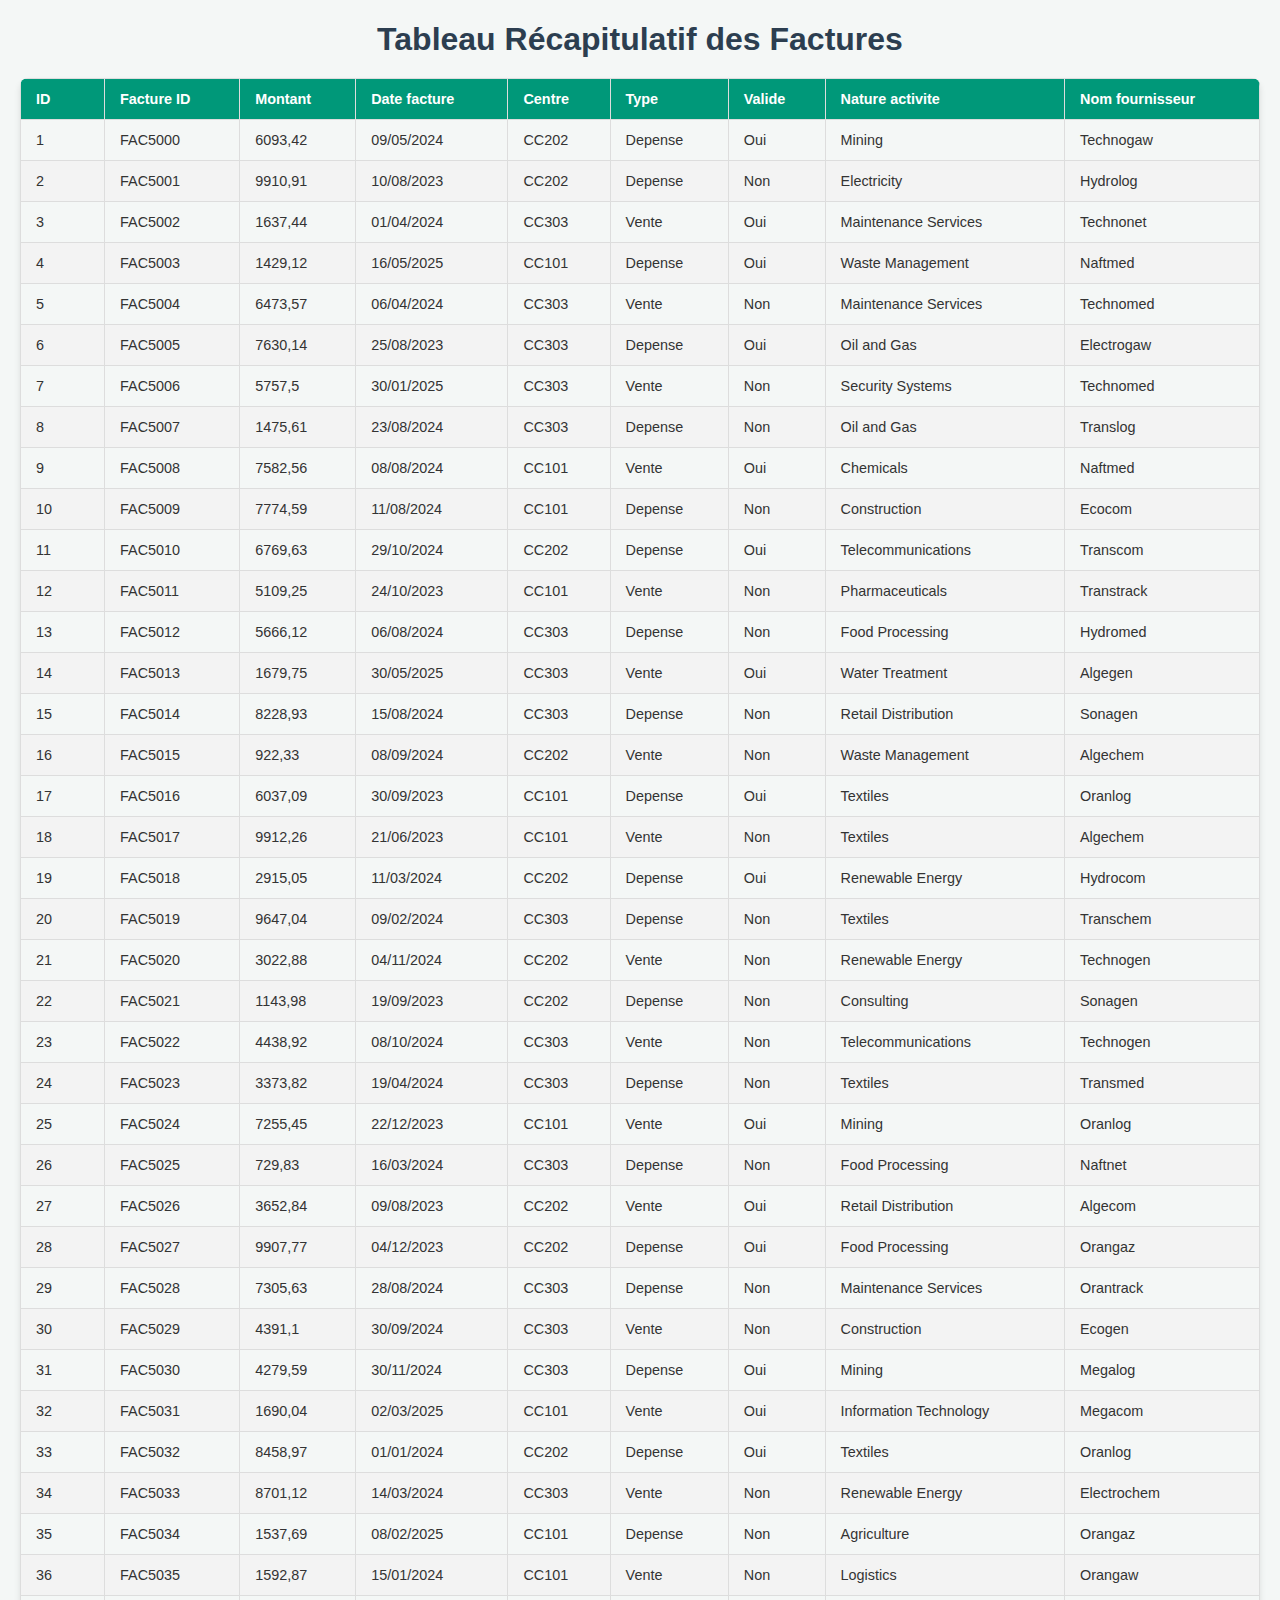
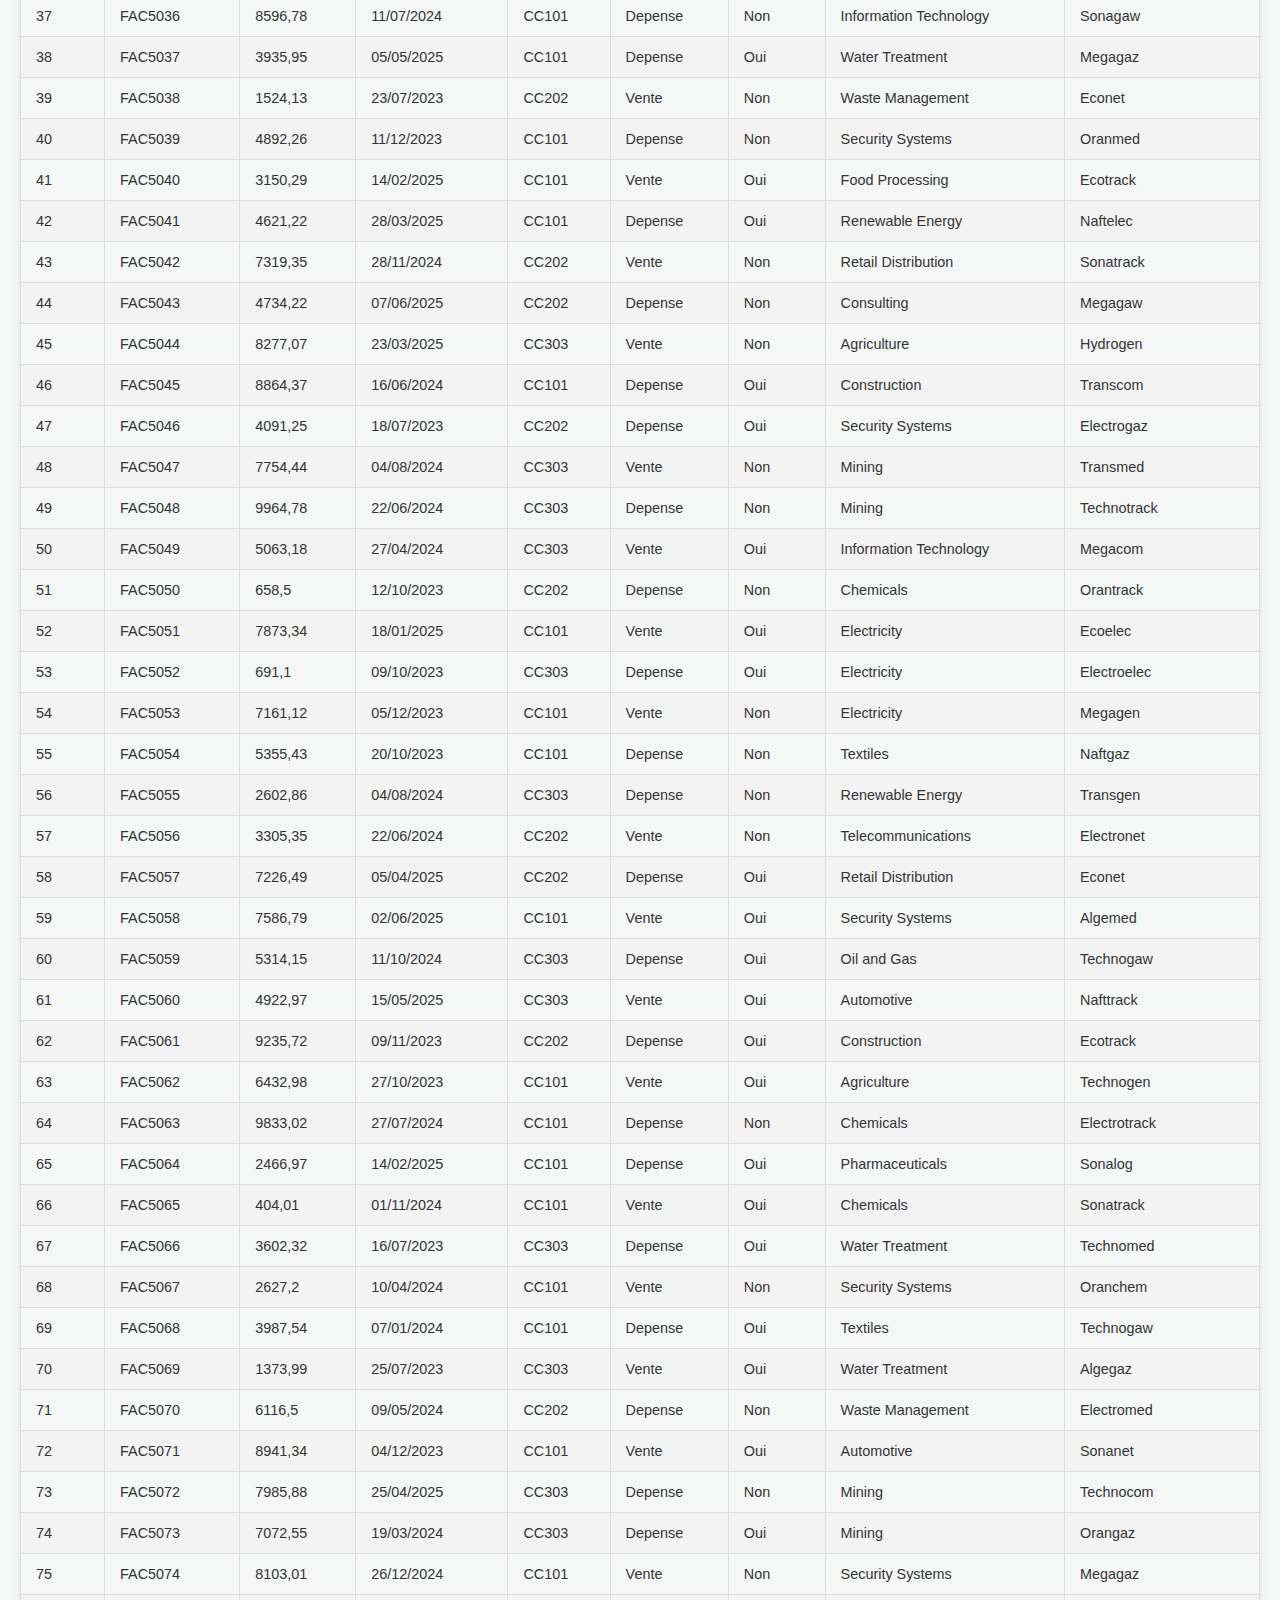
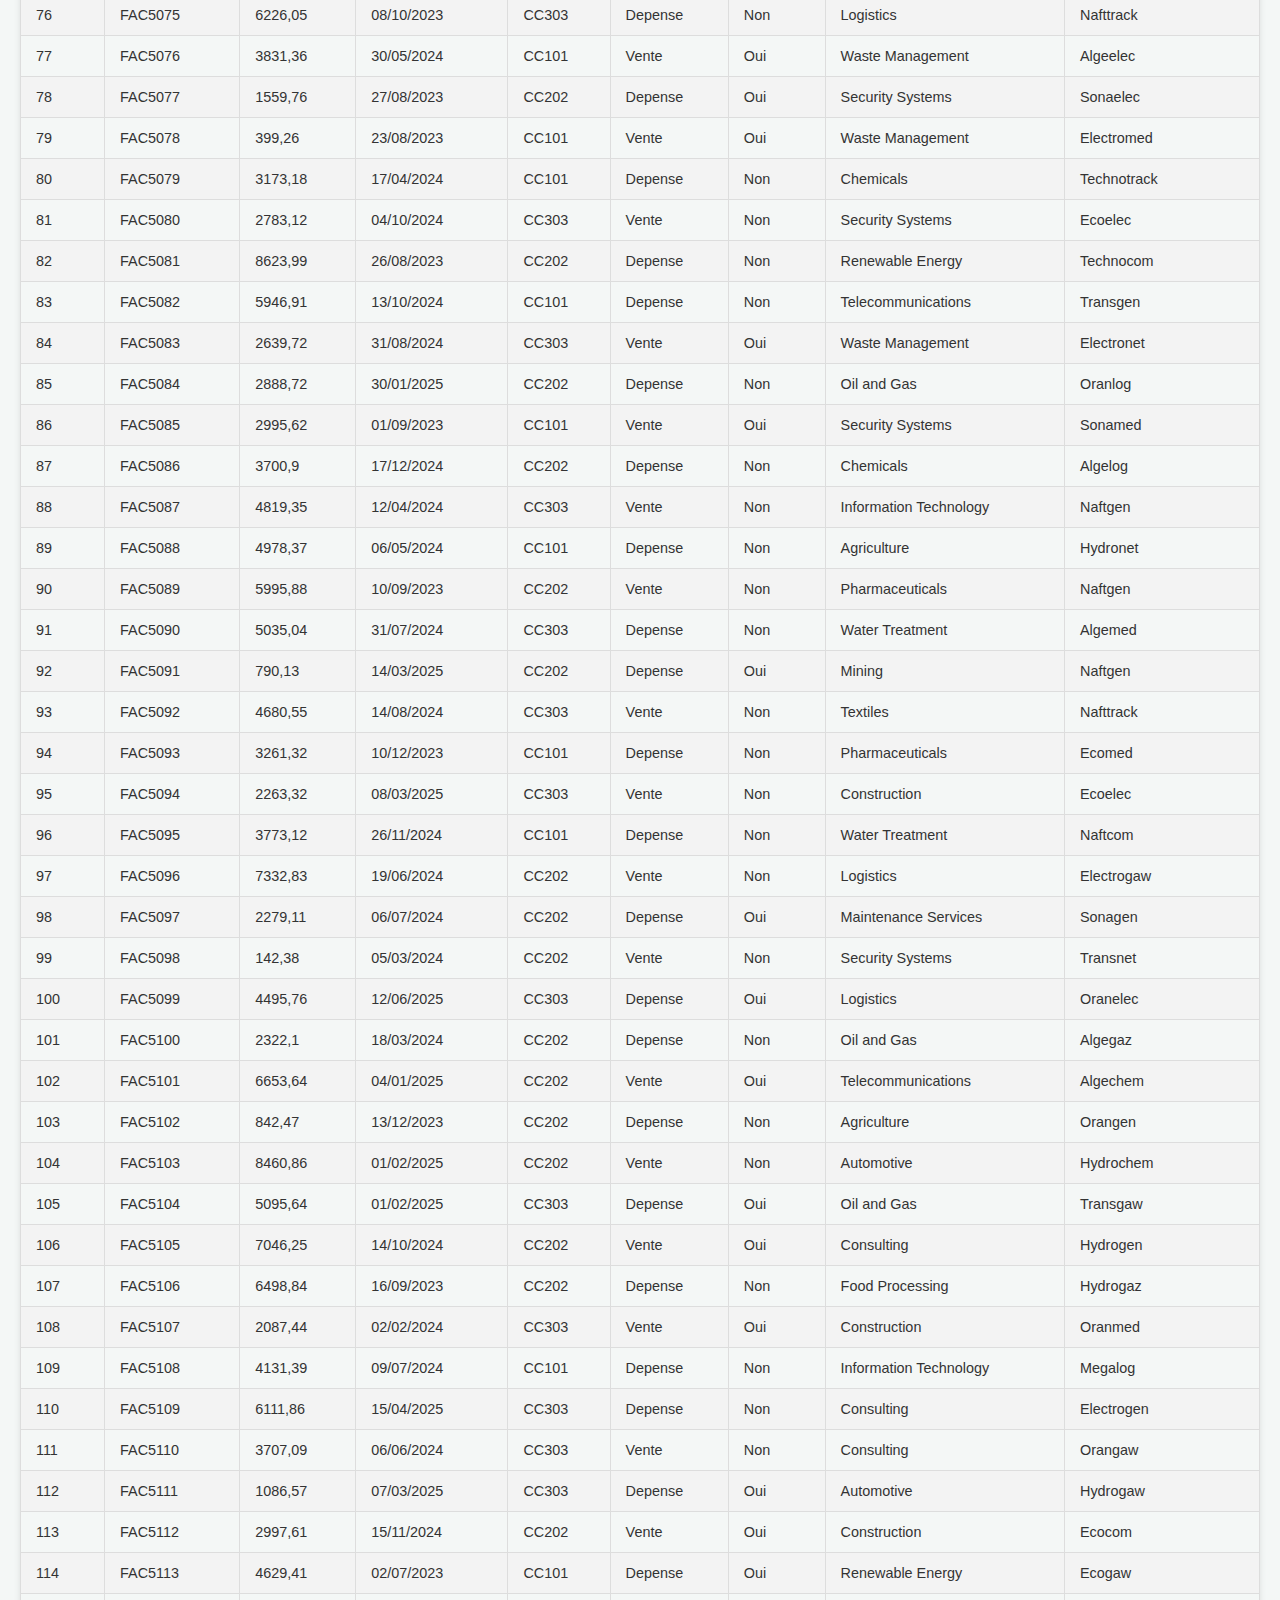
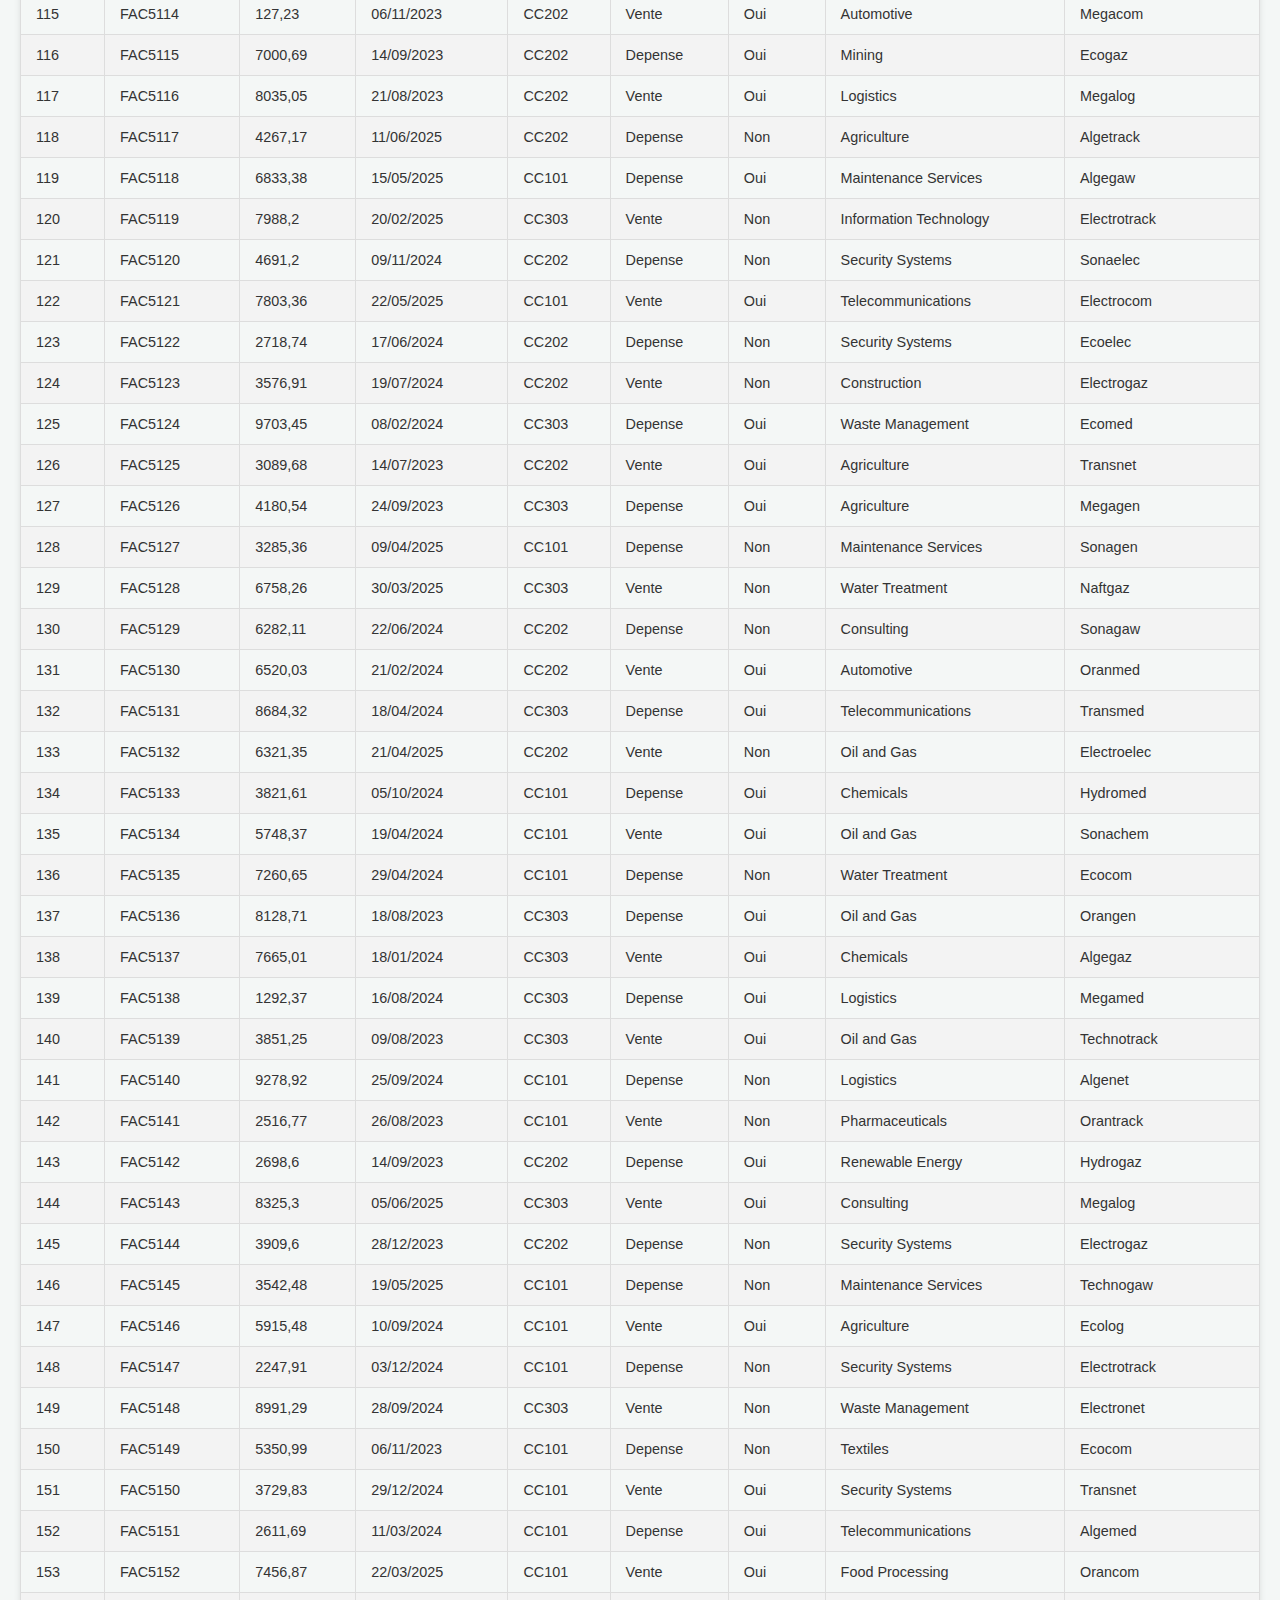
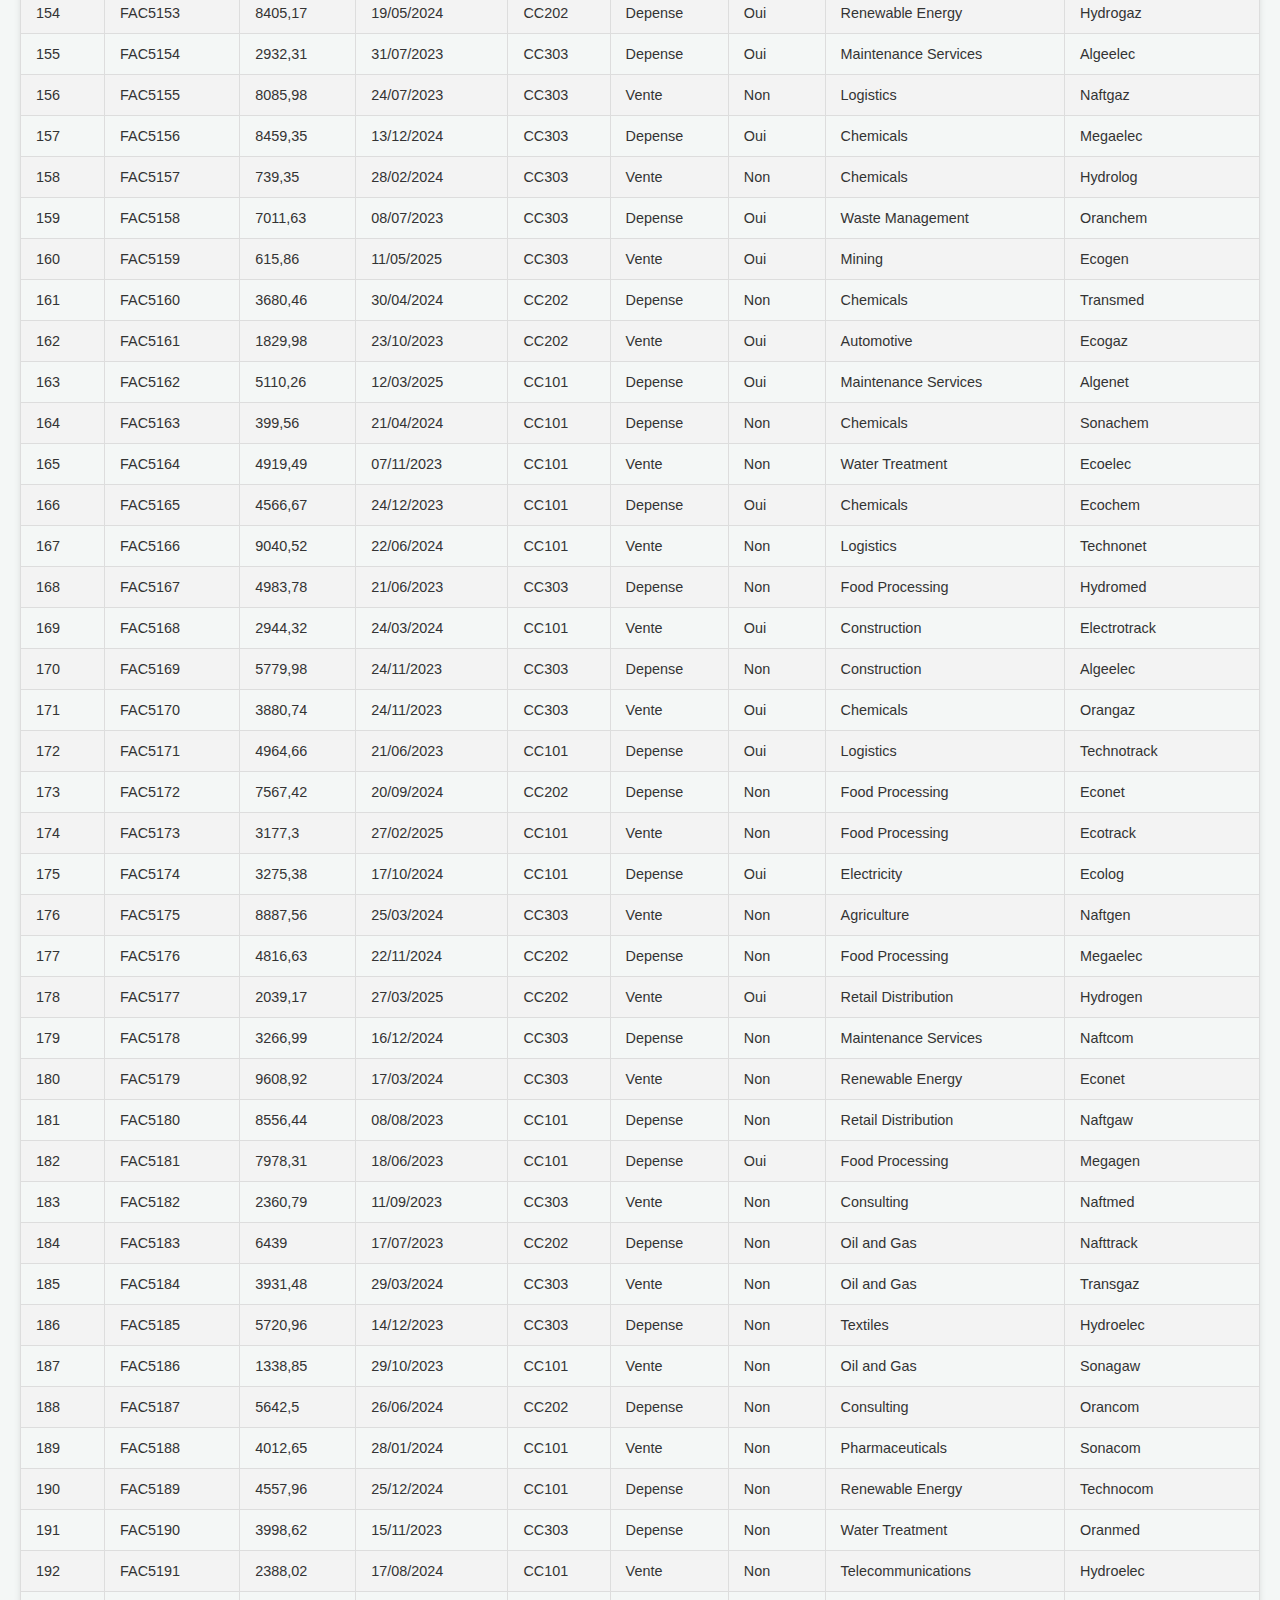
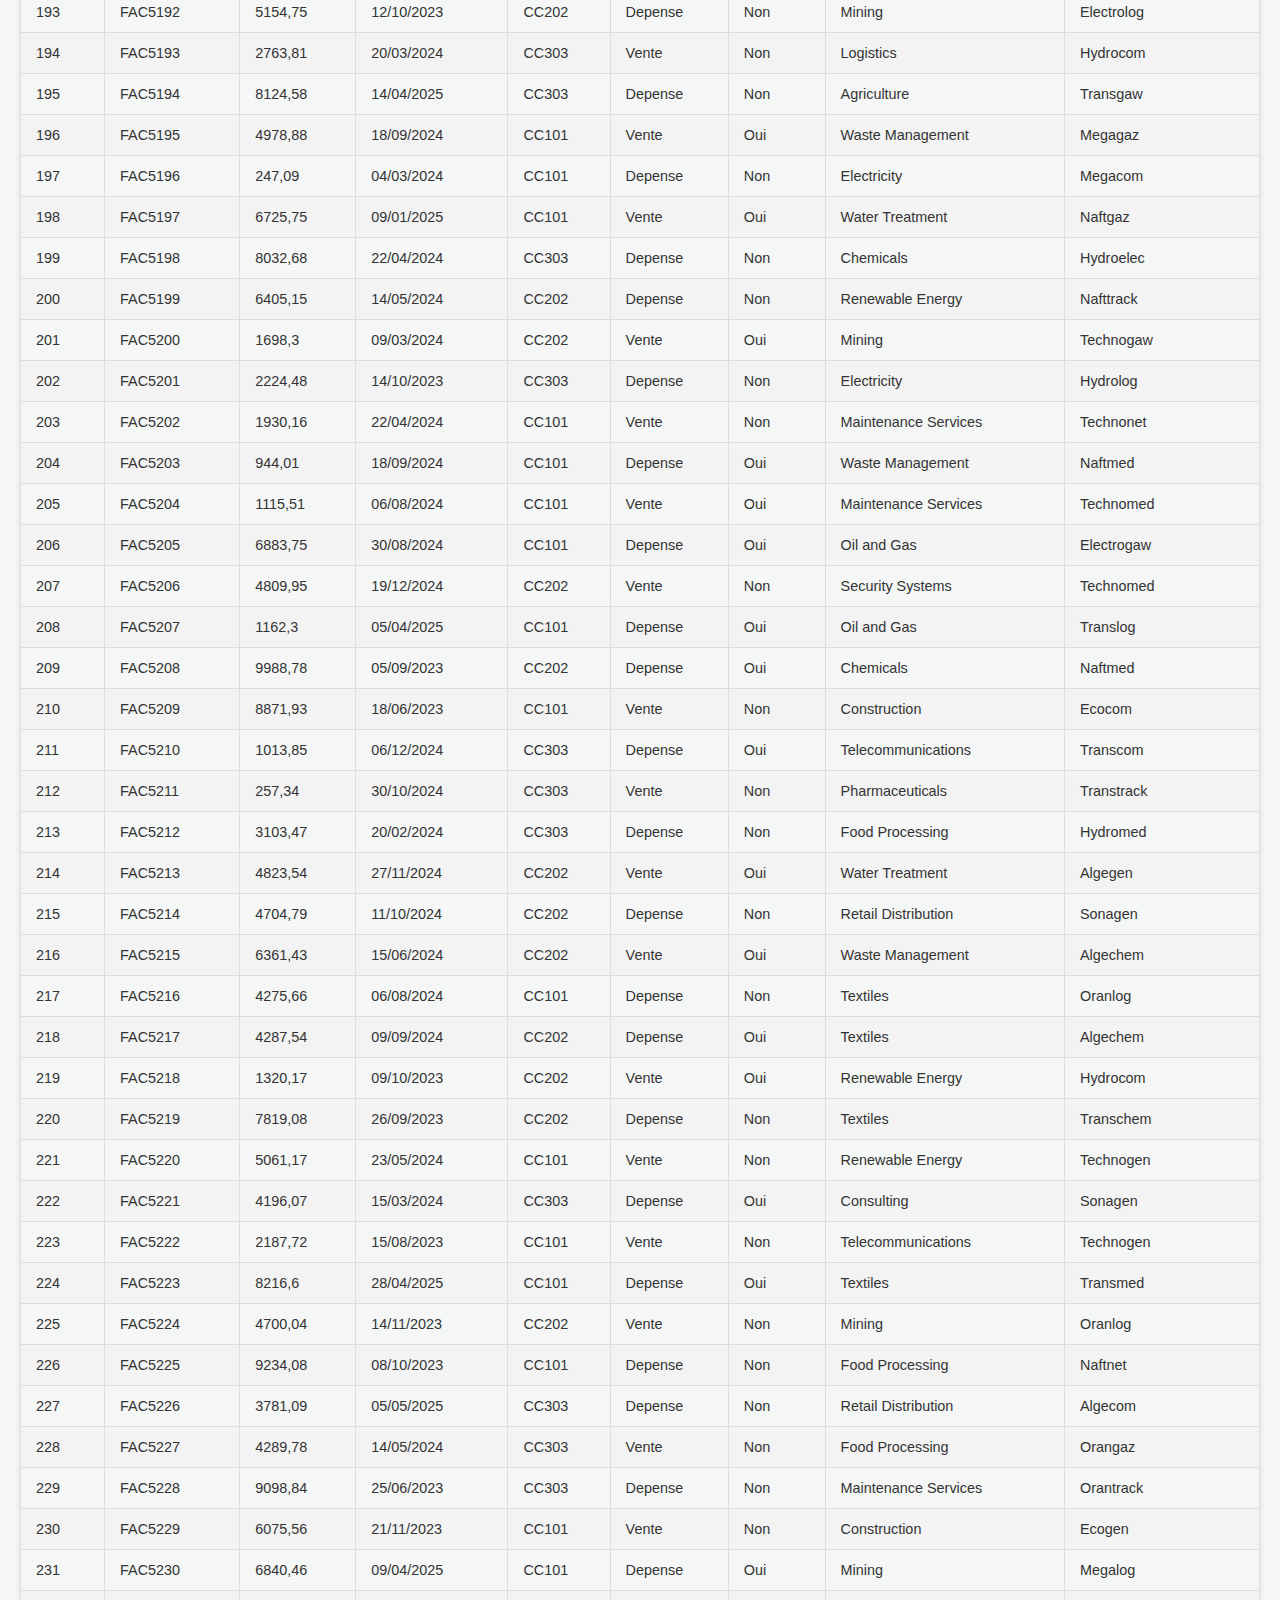
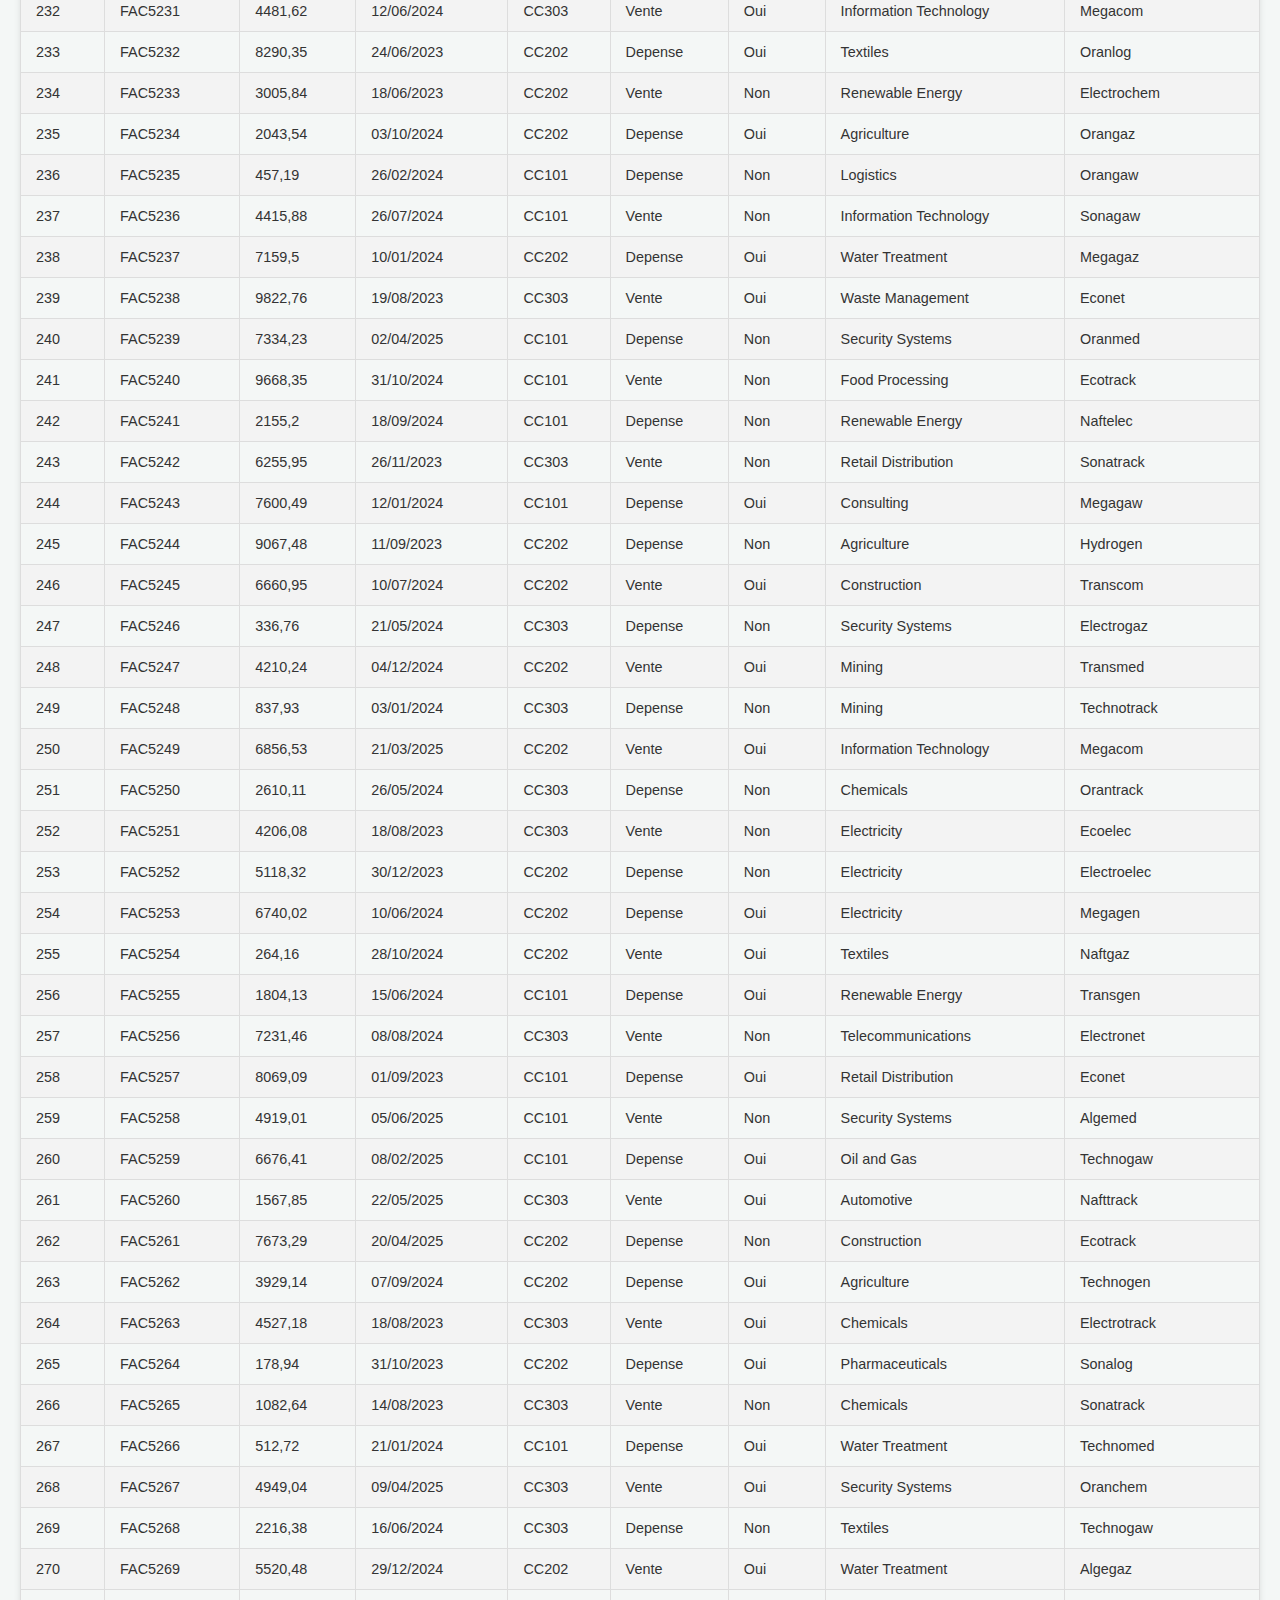
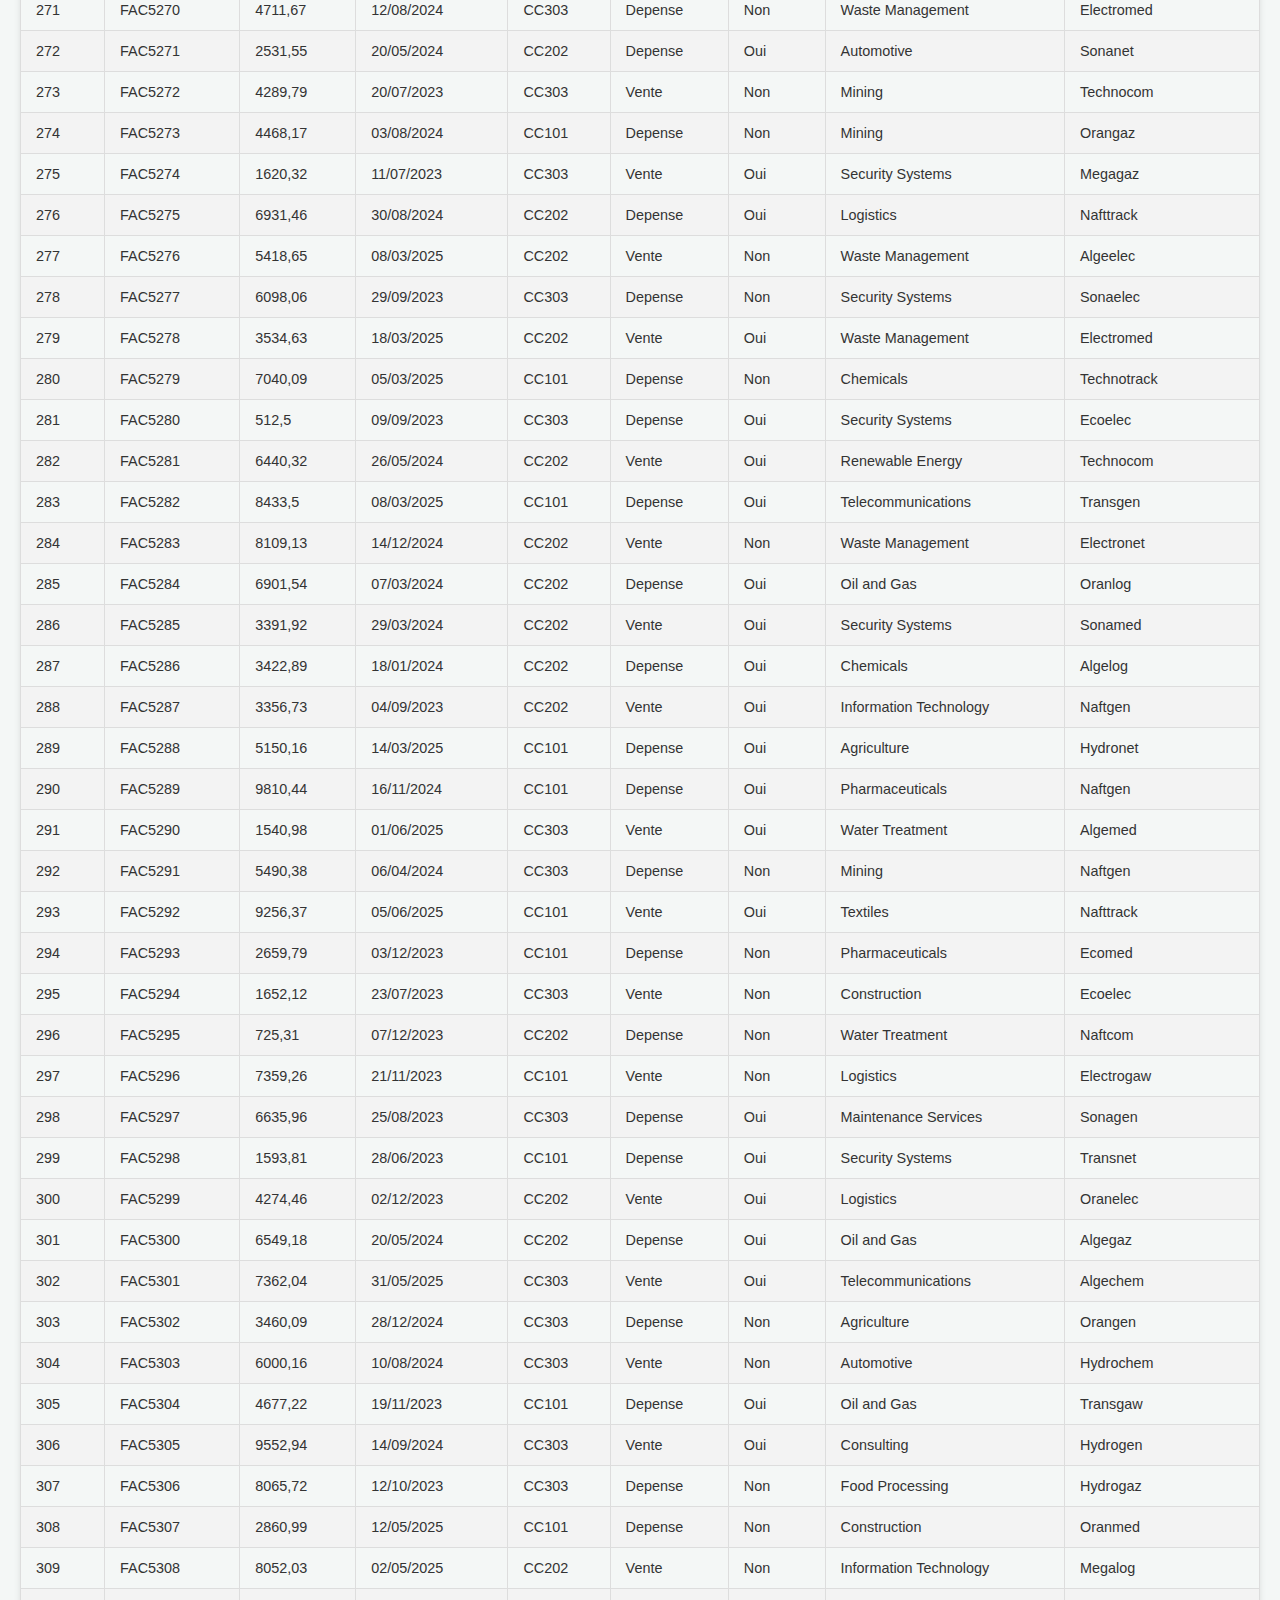
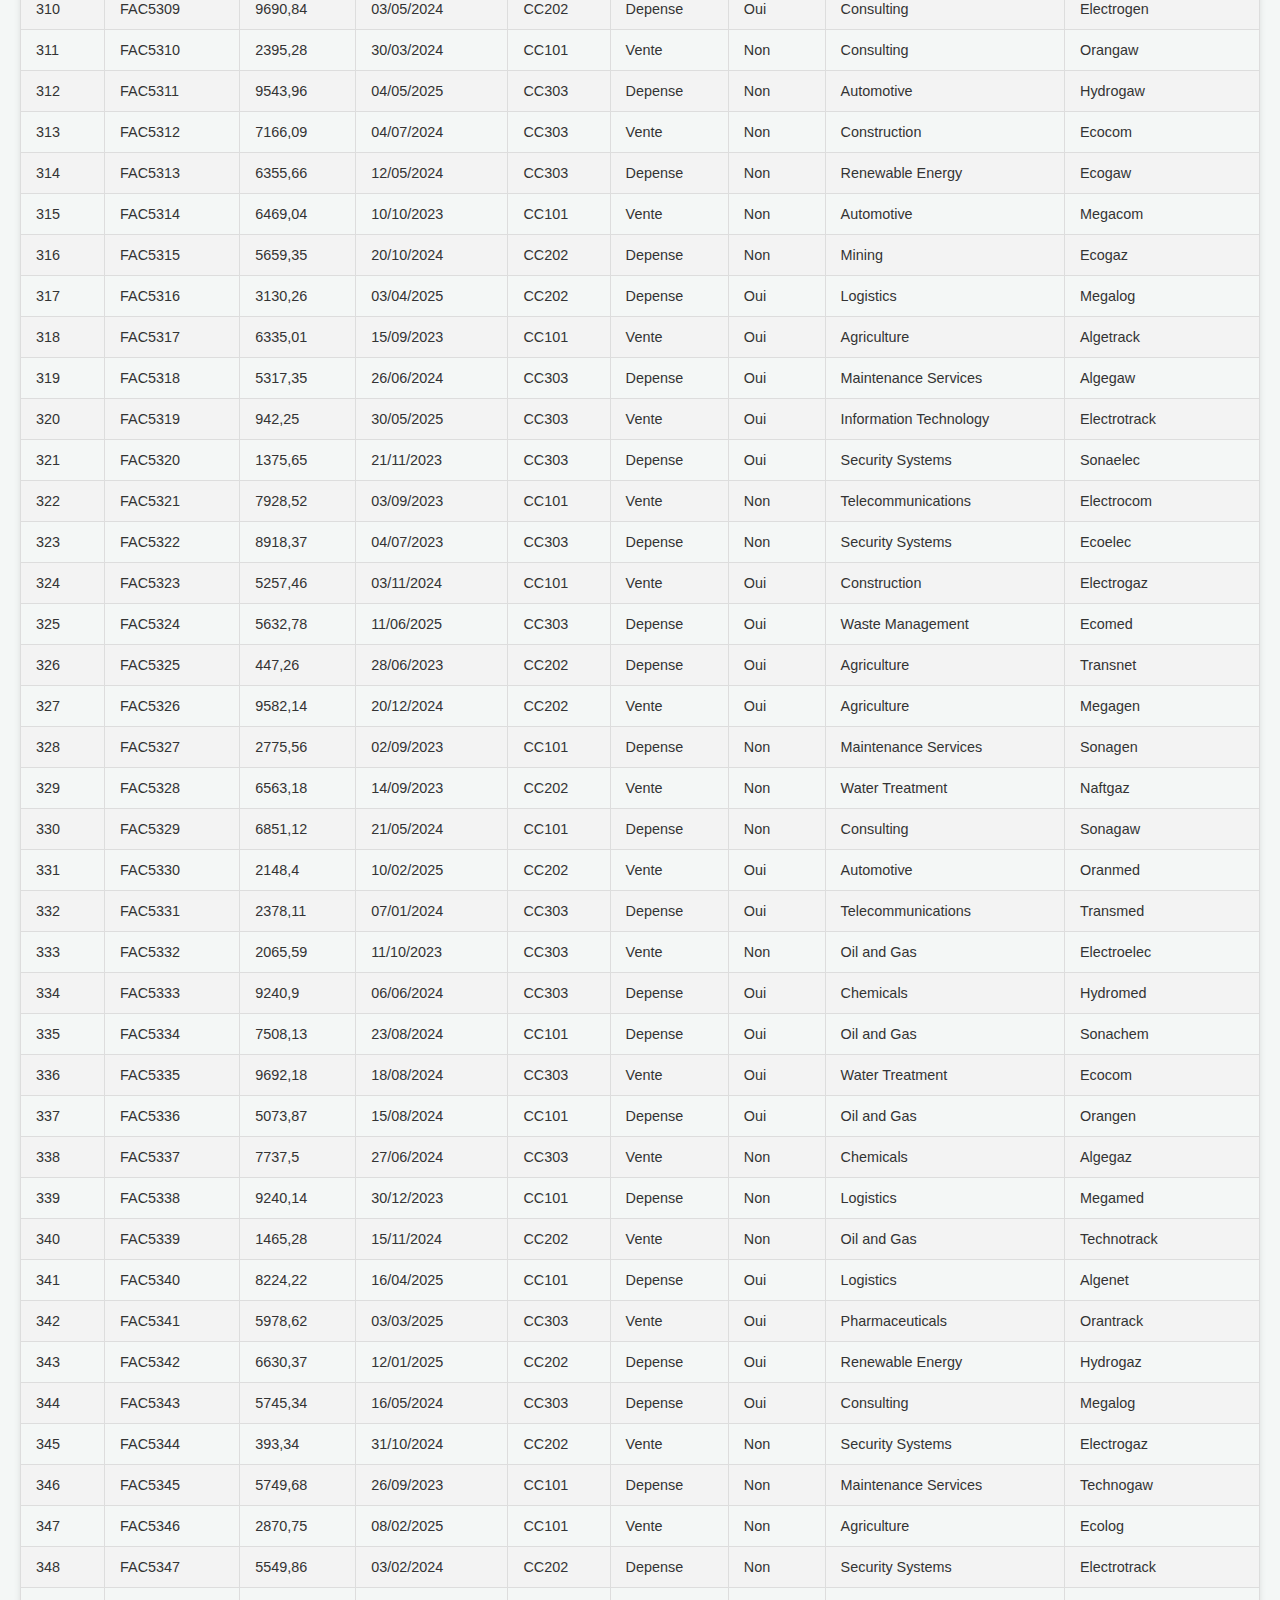
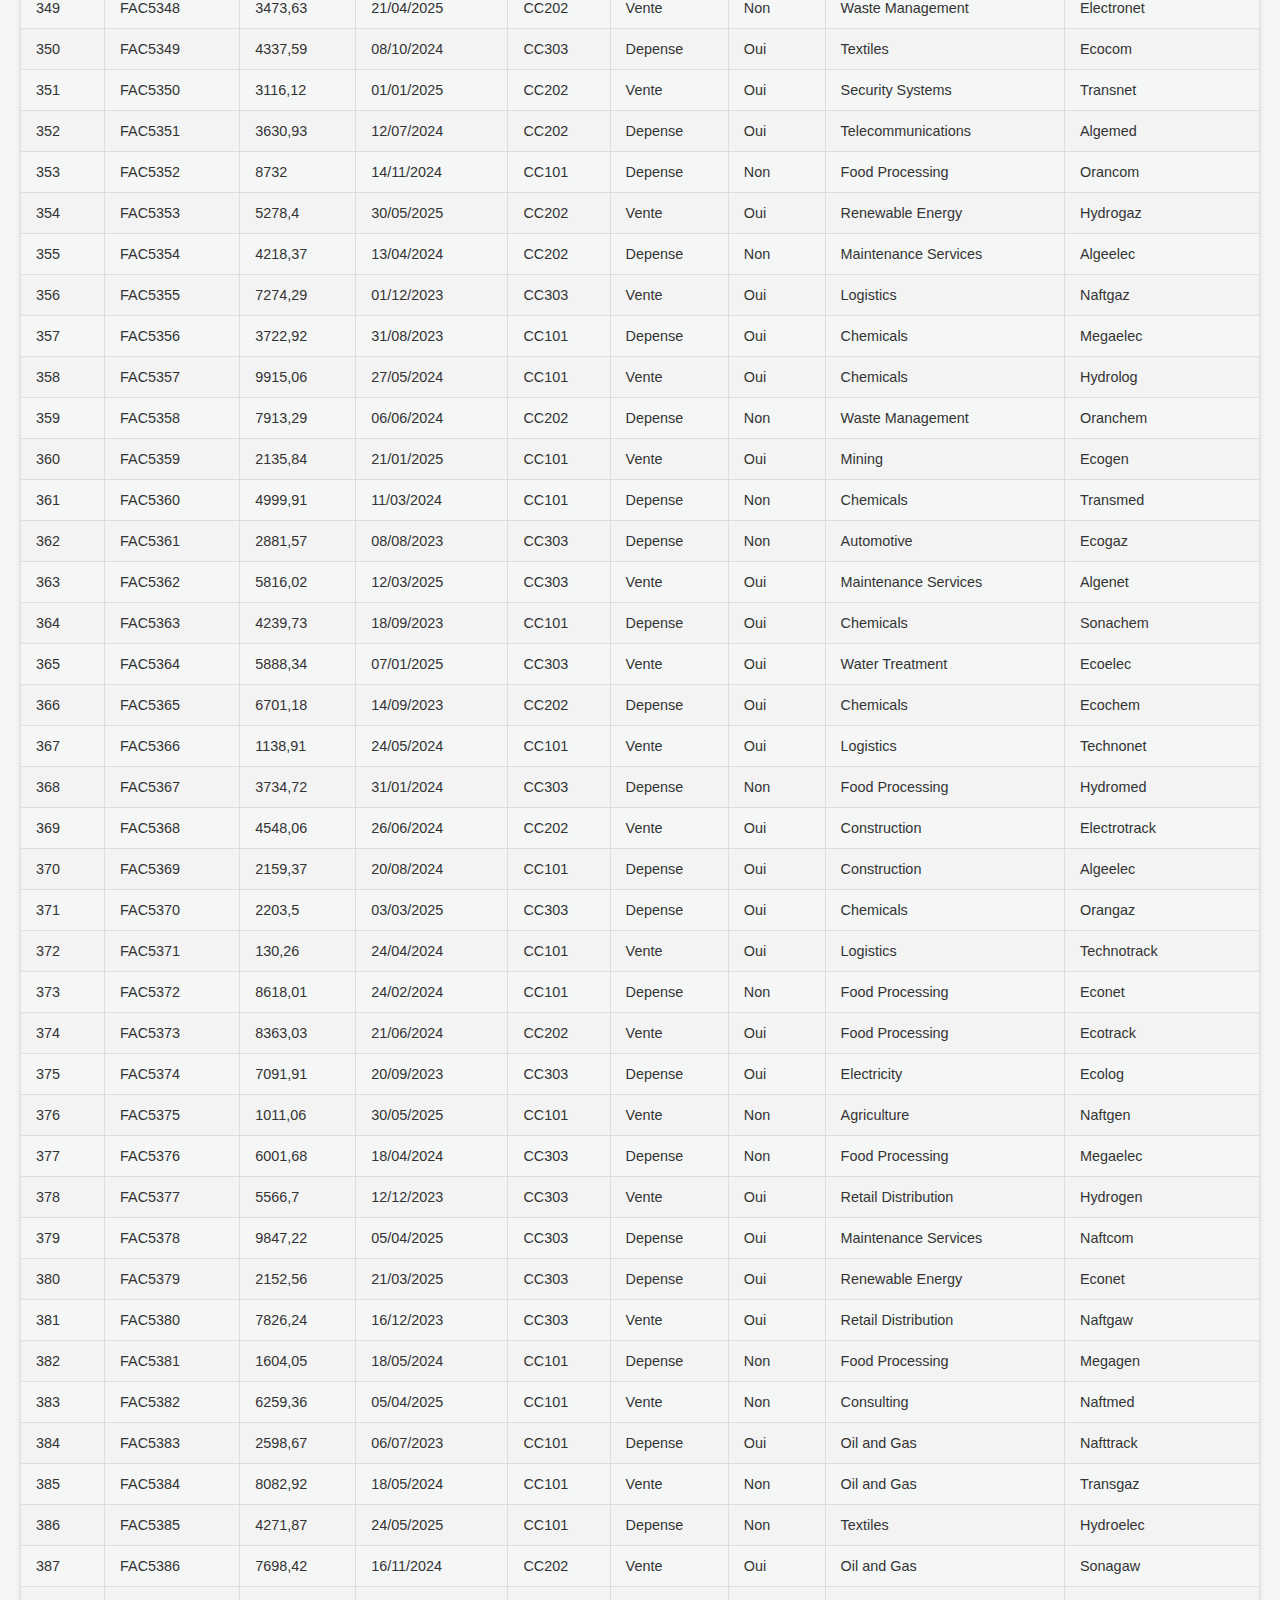
<file: FACTURE.HTML>
<!DOCTYPE html>
<html lang="fr">
<head>
    <meta charset="UTF-8">
    <meta name="viewport" content="width=device-width, initial-scale=1.0">
    <title>Tableau Récapitulatif des Factures</title>
    <style>
        body {
            font-family: -apple-system, BlinkMacSystemFont, "Segoe UI", Roboto, "Helvetica Neue", Arial, sans-serif;
            margin: 20px;
            background-color: #f4f7f6;
            color: #333;
        }
        h1 {
            text-align: center;
            color: #2c3e50;
            margin-bottom: 20px;
        }
        .table-container {
            overflow-x: auto;
            border-radius: 8px;
            box-shadow: 0 4px 6px rgba(0, 0, 0, 0.1);
        }
        table {
            width: 100%;
            border-collapse: collapse;
            font-size: 0.9em;
            min-width: 700px; /* Ensures table is readable on small screens */
        }
        table thead tr {
            background-color: #009879;
            color: #ffffff;
            text-align: left;
        }
        table th,
        table td {
            padding: 12px 15px;
            border: 1px solid #dddddd;
            word-wrap: break-word; /* Prevents long text from breaking layout */
        }
        table tbody tr {
            border-bottom: 1px solid #dddddd;
        }
        table tbody tr:nth-of-type(even) {
            background-color: #f3f3f3;
        }
        table tbody tr:last-of-type {
            border-bottom: 2px solid #009879;
        }
        table tbody tr:hover {
            background-color: #f1f1f1;
            cursor: pointer;
        }
        
        /* Responsive design for smaller screens */
        @media screen and (max-width: 600px) {
            h1 {
                font-size: 1.5em;
            }
            table {
                min-width: 100%;
            }
            .table-container {
                border-radius: 0;
                box-shadow: none;
            }
        }
    </style>
</head>
<body>

    <h1>Tableau Récapitulatif des Factures</h1>

    <div class="table-container">
        <table>
            <thead>
                <tr>
                    <th>ID</th>
                    <th>Facture ID</th>
                    <th>Montant</th>
                    <th>Date facture</th>
                    <th>Centre</th>
                    <th>Type</th>
                    <th>Valide</th>
                    <th>Nature activite</th>
                    <th>Nom fournisseur</th>
                </tr>
            </thead>
            <tbody>
                <tr >
  <td >1</td>
  <td >FAC5000</td>
  <td  >6093,42</td>
  <td >09/05/2024</td>
  <td >CC202</td>
  <td >Depense</td>
  <td >Oui</td>
  <td >Mining</td>
  <td >Technogaw</td>
 </tr>
 <tr >
  <td >2</td>
  <td >FAC5001</td>
  <td  >9910,91</td>
  <td >10/08/2023</td>
  <td >CC202</td>
  <td >Depense</td>
  <td >Non</td>
  <td >Electricity</td>
  <td >Hydrolog</td>
 </tr>
 <tr >
  <td >3</td>
  <td >FAC5002</td>
  <td  >1637,44</td>
  <td >01/04/2024</td>
  <td >CC303</td>
  <td >Vente</td>
  <td >Oui</td>
  <td >Maintenance Services</td>
  <td >Technonet</td>
 </tr>
 <tr >
  <td >4</td>
  <td >FAC5003</td>
  <td  >1429,12</td>
  <td >16/05/2025</td>
  <td >CC101</td>
  <td >Depense</td>
  <td >Oui</td>
  <td >Waste Management</td>
  <td >Naftmed</td>
 </tr>
 <tr >
  <td >5</td>
  <td >FAC5004</td>
  <td  >6473,57</td>
  <td >06/04/2024</td>
  <td >CC303</td>
  <td >Vente</td>
  <td >Non</td>
  <td >Maintenance Services</td>
  <td >Technomed</td>
 </tr>
 <tr >
  <td >6</td>
  <td >FAC5005</td>
  <td  >7630,14</td>
  <td >25/08/2023</td>
  <td >CC303</td>
  <td >Depense</td>
  <td >Oui</td>
  <td >Oil and Gas</td>
  <td >Electrogaw</td>
 </tr>
 <tr >
  <td >7</td>
  <td >FAC5006</td>
  <td  >5757,5</td>
  <td >30/01/2025</td>
  <td >CC303</td>
  <td >Vente</td>
  <td >Non</td>
  <td >Security Systems</td>
  <td >Technomed</td>
 </tr>
 <tr >
  <td >8</td>
  <td >FAC5007</td>
  <td  >1475,61</td>
  <td >23/08/2024</td>
  <td >CC303</td>
  <td >Depense</td>
  <td >Non</td>
  <td >Oil and Gas</td>
  <td >Translog</td>
 </tr>
 <tr >
  <td >9</td>
  <td >FAC5008</td>
  <td  >7582,56</td>
  <td >08/08/2024</td>
  <td >CC101</td>
  <td >Vente</td>
  <td >Oui</td>
  <td >Chemicals</td>
  <td >Naftmed</td>
 </tr>
 <tr >
  <td >10</td>
  <td >FAC5009</td>
  <td  >7774,59</td>
  <td >11/08/2024</td>
  <td >CC101</td>
  <td >Depense</td>
  <td >Non</td>
  <td >Construction</td>
  <td >Ecocom</td>
 </tr>
 <tr >
  <td >11</td>
  <td >FAC5010</td>
  <td  >6769,63</td>
  <td >29/10/2024</td>
  <td >CC202</td>
  <td >Depense</td>
  <td >Oui</td>
  <td >Telecommunications</td>
  <td >Transcom</td>
 </tr>
 <tr >
  <td >12</td>
  <td >FAC5011</td>
  <td  >5109,25</td>
  <td >24/10/2023</td>
  <td >CC101</td>
  <td >Vente</td>
  <td >Non</td>
  <td >Pharmaceuticals</td>
  <td >Transtrack</td>
 </tr>
 <tr >
  <td >13</td>
  <td >FAC5012</td>
  <td  >5666,12</td>
  <td >06/08/2024</td>
  <td >CC303</td>
  <td >Depense</td>
  <td >Non</td>
  <td >Food Processing</td>
  <td >Hydromed</td>
 </tr>
 <tr >
  <td >14</td>
  <td >FAC5013</td>
  <td  >1679,75</td>
  <td >30/05/2025</td>
  <td >CC303</td>
  <td >Vente</td>
  <td >Oui</td>
  <td >Water Treatment</td>
  <td >Algegen</td>
 </tr>
 <tr >
  <td >15</td>
  <td >FAC5014</td>
  <td  >8228,93</td>
  <td >15/08/2024</td>
  <td >CC303</td>
  <td >Depense</td>
  <td >Non</td>
  <td >Retail Distribution</td>
  <td >Sonagen</td>
 </tr>
 <tr >
  <td >16</td>
  <td >FAC5015</td>
  <td  >922,33</td>
  <td >08/09/2024</td>
  <td >CC202</td>
  <td >Vente</td>
  <td >Non</td>
  <td >Waste Management</td>
  <td >Algechem</td>
 </tr>
 <tr >
  <td >17</td>
  <td >FAC5016</td>
  <td  >6037,09</td>
  <td >30/09/2023</td>
  <td >CC101</td>
  <td >Depense</td>
  <td >Oui</td>
  <td >Textiles</td>
  <td >Oranlog</td>
 </tr>
 <tr >
  <td >18</td>
  <td >FAC5017</td>
  <td  >9912,26</td>
  <td >21/06/2023</td>
  <td >CC101</td>
  <td >Vente</td>
  <td >Non</td>
  <td >Textiles</td>
  <td >Algechem</td>
 </tr>
 <tr >
  <td >19</td>
  <td >FAC5018</td>
  <td  >2915,05</td>
  <td >11/03/2024</td>
  <td >CC202</td>
  <td >Depense</td>
  <td >Oui</td>
  <td >Renewable Energy</td>
  <td >Hydrocom</td>
 </tr>
 <tr >
  <td >20</td>
  <td >FAC5019</td>
  <td  >9647,04</td>
  <td >09/02/2024</td>
  <td >CC303</td>
  <td >Depense</td>
  <td >Non</td>
  <td >Textiles</td>
  <td >Transchem</td>
 </tr>
 <tr >
  <td >21</td>
  <td >FAC5020</td>
  <td  >3022,88</td>
  <td >04/11/2024</td>
  <td >CC202</td>
  <td >Vente</td>
  <td >Non</td>
  <td >Renewable Energy</td>
  <td >Technogen</td>
 </tr>
 <tr >
  <td >22</td>
  <td >FAC5021</td>
  <td  >1143,98</td>
  <td >19/09/2023</td>
  <td >CC202</td>
  <td >Depense</td>
  <td >Non</td>
  <td >Consulting</td>
  <td >Sonagen</td>
 </tr>
 <tr >
  <td >23</td>
  <td >FAC5022</td>
  <td  >4438,92</td>
  <td >08/10/2024</td>
  <td >CC303</td>
  <td >Vente</td>
  <td >Non</td>
  <td >Telecommunications</td>
  <td >Technogen</td>
 </tr>
 <tr >
  <td >24</td>
  <td >FAC5023</td>
  <td  >3373,82</td>
  <td >19/04/2024</td>
  <td >CC303</td>
  <td >Depense</td>
  <td >Non</td>
  <td >Textiles</td>
  <td >Transmed</td>
 </tr>
 <tr >
  <td >25</td>
  <td >FAC5024</td>
  <td  >7255,45</td>
  <td >22/12/2023</td>
  <td >CC101</td>
  <td >Vente</td>
  <td >Oui</td>
  <td >Mining</td>
  <td >Oranlog</td>
 </tr>
 <tr >
  <td >26</td>
  <td >FAC5025</td>
  <td  >729,83</td>
  <td >16/03/2024</td>
  <td >CC303</td>
  <td >Depense</td>
  <td >Non</td>
  <td >Food Processing</td>
  <td >Naftnet</td>
 </tr>
 <tr >
  <td >27</td>
  <td >FAC5026</td>
  <td  >3652,84</td>
  <td >09/08/2023</td>
  <td >CC202</td>
  <td >Vente</td>
  <td >Oui</td>
  <td >Retail Distribution</td>
  <td >Algecom</td>
 </tr>
 <tr >
  <td >28</td>
  <td >FAC5027</td>
  <td  >9907,77</td>
  <td >04/12/2023</td>
  <td >CC202</td>
  <td >Depense</td>
  <td >Oui</td>
  <td >Food Processing</td>
  <td >Orangaz</td>
 </tr>
 <tr >
  <td >29</td>
  <td >FAC5028</td>
  <td  >7305,63</td>
  <td >28/08/2024</td>
  <td >CC303</td>
  <td >Depense</td>
  <td >Non</td>
  <td >Maintenance Services</td>
  <td >Orantrack</td>
 </tr>
 <tr >
  <td >30</td>
  <td >FAC5029</td>
  <td  >4391,1</td>
  <td >30/09/2024</td>
  <td >CC303</td>
  <td >Vente</td>
  <td >Non</td>
  <td >Construction</td>
  <td >Ecogen</td>
 </tr>
 <tr >
  <td >31</td>
  <td >FAC5030</td>
  <td  >4279,59</td>
  <td >30/11/2024</td>
  <td >CC303</td>
  <td >Depense</td>
  <td >Oui</td>
  <td >Mining</td>
  <td >Megalog</td>
 </tr>
 <tr >
  <td >32</td>
  <td >FAC5031</td>
  <td  >1690,04</td>
  <td >02/03/2025</td>
  <td >CC101</td>
  <td >Vente</td>
  <td >Oui</td>
  <td >Information Technology</td>
  <td >Megacom</td>
 </tr>
 <tr >
  <td >33</td>
  <td >FAC5032</td>
  <td  >8458,97</td>
  <td >01/01/2024</td>
  <td >CC202</td>
  <td >Depense</td>
  <td >Oui</td>
  <td >Textiles</td>
  <td >Oranlog</td>
 </tr>
 <tr >
  <td >34</td>
  <td >FAC5033</td>
  <td  >8701,12</td>
  <td >14/03/2024</td>
  <td >CC303</td>
  <td >Vente</td>
  <td >Non</td>
  <td >Renewable Energy</td>
  <td >Electrochem</td>
 </tr>
 <tr >
  <td >35</td>
  <td >FAC5034</td>
  <td  >1537,69</td>
  <td >08/02/2025</td>
  <td >CC101</td>
  <td >Depense</td>
  <td >Non</td>
  <td >Agriculture</td>
  <td >Orangaz</td>
 </tr>
 <tr >
  <td >36</td>
  <td >FAC5035</td>
  <td  >1592,87</td>
  <td >15/01/2024</td>
  <td >CC101</td>
  <td >Vente</td>
  <td >Non</td>
  <td >Logistics</td>
  <td >Orangaw</td>
 </tr>
 <tr >
  <td >37</td>
  <td >FAC5036</td>
  <td  >8596,78</td>
  <td >11/07/2024</td>
  <td >CC101</td>
  <td >Depense</td>
  <td >Non</td>
  <td >Information Technology</td>
  <td >Sonagaw</td>
 </tr>
 <tr >
  <td >38</td>
  <td >FAC5037</td>
  <td  >3935,95</td>
  <td >05/05/2025</td>
  <td >CC101</td>
  <td >Depense</td>
  <td >Oui</td>
  <td >Water Treatment</td>
  <td >Megagaz</td>
 </tr>
 <tr >
  <td >39</td>
  <td >FAC5038</td>
  <td  >1524,13</td>
  <td >23/07/2023</td>
  <td >CC202</td>
  <td >Vente</td>
  <td >Non</td>
  <td >Waste Management</td>
  <td >Econet</td>
 </tr>
 <tr >
  <td >40</td>
  <td >FAC5039</td>
  <td  >4892,26</td>
  <td >11/12/2023</td>
  <td >CC101</td>
  <td >Depense</td>
  <td >Non</td>
  <td >Security Systems</td>
  <td >Oranmed</td>
 </tr>
 <tr >
  <td >41</td>
  <td >FAC5040</td>
  <td  >3150,29</td>
  <td >14/02/2025</td>
  <td >CC101</td>
  <td >Vente</td>
  <td >Oui</td>
  <td >Food Processing</td>
  <td >Ecotrack</td>
 </tr>
 <tr >
  <td >42</td>
  <td >FAC5041</td>
  <td  >4621,22</td>
  <td >28/03/2025</td>
  <td >CC101</td>
  <td >Depense</td>
  <td >Oui</td>
  <td >Renewable Energy</td>
  <td >Naftelec</td>
 </tr>
 <tr >
  <td >43</td>
  <td >FAC5042</td>
  <td  >7319,35</td>
  <td >28/11/2024</td>
  <td >CC202</td>
  <td >Vente</td>
  <td >Non</td>
  <td >Retail Distribution</td>
  <td >Sonatrack</td>
 </tr>
 <tr >
  <td >44</td>
  <td >FAC5043</td>
  <td  >4734,22</td>
  <td >07/06/2025</td>
  <td >CC202</td>
  <td >Depense</td>
  <td >Non</td>
  <td >Consulting</td>
  <td >Megagaw</td>
 </tr>
 <tr >
  <td >45</td>
  <td >FAC5044</td>
  <td  >8277,07</td>
  <td >23/03/2025</td>
  <td >CC303</td>
  <td >Vente</td>
  <td >Non</td>
  <td >Agriculture</td>
  <td >Hydrogen</td>
 </tr>
 <tr >
  <td >46</td>
  <td >FAC5045</td>
  <td  >8864,37</td>
  <td >16/06/2024</td>
  <td >CC101</td>
  <td >Depense</td>
  <td >Oui</td>
  <td >Construction</td>
  <td >Transcom</td>
 </tr>
 <tr >
  <td >47</td>
  <td >FAC5046</td>
  <td  >4091,25</td>
  <td >18/07/2023</td>
  <td >CC202</td>
  <td >Depense</td>
  <td >Oui</td>
  <td >Security Systems</td>
  <td >Electrogaz</td>
 </tr>
 <tr >
  <td >48</td>
  <td >FAC5047</td>
  <td  >7754,44</td>
  <td >04/08/2024</td>
  <td >CC303</td>
  <td >Vente</td>
  <td >Non</td>
  <td >Mining</td>
  <td >Transmed</td>
 </tr>
 <tr >
  <td >49</td>
  <td >FAC5048</td>
  <td  >9964,78</td>
  <td >22/06/2024</td>
  <td >CC303</td>
  <td >Depense</td>
  <td >Non</td>
  <td >Mining</td>
  <td >Technotrack</td>
 </tr>
 <tr >
  <td >50</td>
  <td >FAC5049</td>
  <td  >5063,18</td>
  <td >27/04/2024</td>
  <td >CC303</td>
  <td >Vente</td>
  <td >Oui</td>
  <td >Information Technology</td>
  <td >Megacom</td>
 </tr>
 <tr >
  <td >51</td>
  <td >FAC5050</td>
  <td  >658,5</td>
  <td >12/10/2023</td>
  <td >CC202</td>
  <td >Depense</td>
  <td >Non</td>
  <td >Chemicals</td>
  <td >Orantrack</td>
 </tr>
 <tr >
  <td >52</td>
  <td >FAC5051</td>
  <td  >7873,34</td>
  <td >18/01/2025</td>
  <td >CC101</td>
  <td >Vente</td>
  <td >Oui</td>
  <td >Electricity</td>
  <td >Ecoelec</td>
 </tr>
 <tr >
  <td >53</td>
  <td >FAC5052</td>
  <td  >691,1</td>
  <td >09/10/2023</td>
  <td >CC303</td>
  <td >Depense</td>
  <td >Oui</td>
  <td >Electricity</td>
  <td >Electroelec</td>
 </tr>
 <tr >
  <td >54</td>
  <td >FAC5053</td>
  <td  >7161,12</td>
  <td >05/12/2023</td>
  <td >CC101</td>
  <td >Vente</td>
  <td >Non</td>
  <td >Electricity</td>
  <td >Megagen</td>
 </tr>
 <tr >
  <td >55</td>
  <td >FAC5054</td>
  <td  >5355,43</td>
  <td >20/10/2023</td>
  <td >CC101</td>
  <td >Depense</td>
  <td >Non</td>
  <td >Textiles</td>
  <td >Naftgaz</td>
 </tr>
 <tr >
  <td >56</td>
  <td >FAC5055</td>
  <td  >2602,86</td>
  <td >04/08/2024</td>
  <td >CC303</td>
  <td >Depense</td>
  <td >Non</td>
  <td >Renewable Energy</td>
  <td >Transgen</td>
 </tr>
 <tr >
  <td >57</td>
  <td >FAC5056</td>
  <td  >3305,35</td>
  <td >22/06/2024</td>
  <td >CC202</td>
  <td >Vente</td>
  <td >Non</td>
  <td >Telecommunications</td>
  <td >Electronet</td>
 </tr>
 <tr >
  <td >58</td>
  <td >FAC5057</td>
  <td  >7226,49</td>
  <td >05/04/2025</td>
  <td >CC202</td>
  <td >Depense</td>
  <td >Oui</td>
  <td >Retail Distribution</td>
  <td >Econet</td>
 </tr>
 <tr >
  <td >59</td>
  <td >FAC5058</td>
  <td  >7586,79</td>
  <td >02/06/2025</td>
  <td >CC101</td>
  <td >Vente</td>
  <td >Oui</td>
  <td >Security Systems</td>
  <td >Algemed</td>
 </tr>
 <tr >
  <td >60</td>
  <td >FAC5059</td>
  <td  >5314,15</td>
  <td >11/10/2024</td>
  <td >CC303</td>
  <td >Depense</td>
  <td >Oui</td>
  <td >Oil and Gas</td>
  <td >Technogaw</td>
 </tr>
 <tr >
  <td >61</td>
  <td >FAC5060</td>
  <td  >4922,97</td>
  <td >15/05/2025</td>
  <td >CC303</td>
  <td >Vente</td>
  <td >Oui</td>
  <td >Automotive</td>
  <td >Nafttrack</td>
 </tr>
 <tr >
  <td >62</td>
  <td >FAC5061</td>
  <td  >9235,72</td>
  <td >09/11/2023</td>
  <td >CC202</td>
  <td >Depense</td>
  <td >Oui</td>
  <td >Construction</td>
  <td >Ecotrack</td>
 </tr>
 <tr >
  <td >63</td>
  <td >FAC5062</td>
  <td  >6432,98</td>
  <td >27/10/2023</td>
  <td >CC101</td>
  <td >Vente</td>
  <td >Oui</td>
  <td >Agriculture</td>
  <td >Technogen</td>
 </tr>
 <tr >
  <td >64</td>
  <td >FAC5063</td>
  <td  >9833,02</td>
  <td >27/07/2024</td>
  <td >CC101</td>
  <td >Depense</td>
  <td >Non</td>
  <td >Chemicals</td>
  <td >Electrotrack</td>
 </tr>
 <tr >
  <td >65</td>
  <td >FAC5064</td>
  <td  >2466,97</td>
  <td >14/02/2025</td>
  <td >CC101</td>
  <td >Depense</td>
  <td >Oui</td>
  <td >Pharmaceuticals</td>
  <td >Sonalog</td>
 </tr>
 <tr >
  <td >66</td>
  <td >FAC5065</td>
  <td  >404,01</td>
  <td >01/11/2024</td>
  <td >CC101</td>
  <td >Vente</td>
  <td >Oui</td>
  <td >Chemicals</td>
  <td >Sonatrack</td>
 </tr>
 <tr >
  <td >67</td>
  <td >FAC5066</td>
  <td  >3602,32</td>
  <td >16/07/2023</td>
  <td >CC303</td>
  <td >Depense</td>
  <td >Oui</td>
  <td >Water Treatment</td>
  <td >Technomed</td>
 </tr>
 <tr >
  <td >68</td>
  <td >FAC5067</td>
  <td  >2627,2</td>
  <td >10/04/2024</td>
  <td >CC101</td>
  <td >Vente</td>
  <td >Non</td>
  <td >Security Systems</td>
  <td >Oranchem</td>
 </tr>
 <tr >
  <td >69</td>
  <td >FAC5068</td>
  <td  >3987,54</td>
  <td >07/01/2024</td>
  <td >CC101</td>
  <td >Depense</td>
  <td >Oui</td>
  <td >Textiles</td>
  <td >Technogaw</td>
 </tr>
 <tr >
  <td >70</td>
  <td >FAC5069</td>
  <td  >1373,99</td>
  <td >25/07/2023</td>
  <td >CC303</td>
  <td >Vente</td>
  <td >Oui</td>
  <td >Water Treatment</td>
  <td >Algegaz</td>
 </tr>
 <tr >
  <td >71</td>
  <td >FAC5070</td>
  <td  >6116,5</td>
  <td >09/05/2024</td>
  <td >CC202</td>
  <td >Depense</td>
  <td >Non</td>
  <td >Waste Management</td>
  <td >Electromed</td>
 </tr>
 <tr >
  <td >72</td>
  <td >FAC5071</td>
  <td  >8941,34</td>
  <td >04/12/2023</td>
  <td >CC101</td>
  <td >Vente</td>
  <td >Oui</td>
  <td >Automotive</td>
  <td >Sonanet</td>
 </tr>
 <tr >
  <td >73</td>
  <td >FAC5072</td>
  <td  >7985,88</td>
  <td >25/04/2025</td>
  <td >CC303</td>
  <td >Depense</td>
  <td >Non</td>
  <td >Mining</td>
  <td >Technocom</td>
 </tr>
 <tr >
  <td >74</td>
  <td >FAC5073</td>
  <td  >7072,55</td>
  <td >19/03/2024</td>
  <td >CC303</td>
  <td >Depense</td>
  <td >Oui</td>
  <td >Mining</td>
  <td >Orangaz</td>
 </tr>
 <tr >
  <td >75</td>
  <td >FAC5074</td>
  <td  >8103,01</td>
  <td >26/12/2024</td>
  <td >CC101</td>
  <td >Vente</td>
  <td >Non</td>
  <td >Security Systems</td>
  <td >Megagaz</td>
 </tr>
 <tr >
  <td >76</td>
  <td >FAC5075</td>
  <td  >6226,05</td>
  <td >08/10/2023</td>
  <td >CC303</td>
  <td >Depense</td>
  <td >Non</td>
  <td >Logistics</td>
  <td >Nafttrack</td>
 </tr>
 <tr >
  <td >77</td>
  <td >FAC5076</td>
  <td  >3831,36</td>
  <td >30/05/2024</td>
  <td >CC101</td>
  <td >Vente</td>
  <td >Oui</td>
  <td >Waste Management</td>
  <td >Algeelec</td>
 </tr>
 <tr >
  <td >78</td>
  <td >FAC5077</td>
  <td  >1559,76</td>
  <td >27/08/2023</td>
  <td >CC202</td>
  <td >Depense</td>
  <td >Oui</td>
  <td >Security Systems</td>
  <td >Sonaelec</td>
 </tr>
 <tr >
  <td >79</td>
  <td >FAC5078</td>
  <td  >399,26</td>
  <td >23/08/2023</td>
  <td >CC101</td>
  <td >Vente</td>
  <td >Oui</td>
  <td >Waste Management</td>
  <td >Electromed</td>
 </tr>
 <tr >
  <td >80</td>
  <td >FAC5079</td>
  <td  >3173,18</td>
  <td >17/04/2024</td>
  <td >CC101</td>
  <td >Depense</td>
  <td >Non</td>
  <td >Chemicals</td>
  <td >Technotrack</td>
 </tr>
 <tr >
  <td >81</td>
  <td >FAC5080</td>
  <td  >2783,12</td>
  <td >04/10/2024</td>
  <td >CC303</td>
  <td >Vente</td>
  <td >Non</td>
  <td >Security Systems</td>
  <td >Ecoelec</td>
 </tr>
 <tr >
  <td >82</td>
  <td >FAC5081</td>
  <td  >8623,99</td>
  <td >26/08/2023</td>
  <td >CC202</td>
  <td >Depense</td>
  <td >Non</td>
  <td >Renewable Energy</td>
  <td >Technocom</td>
 </tr>
 <tr >
  <td >83</td>
  <td >FAC5082</td>
  <td  >5946,91</td>
  <td >13/10/2024</td>
  <td >CC101</td>
  <td >Depense</td>
  <td >Non</td>
  <td >Telecommunications</td>
  <td >Transgen</td>
 </tr>
 <tr >
  <td >84</td>
  <td >FAC5083</td>
  <td  >2639,72</td>
  <td >31/08/2024</td>
  <td >CC303</td>
  <td >Vente</td>
  <td >Oui</td>
  <td >Waste Management</td>
  <td >Electronet</td>
 </tr>
 <tr >
  <td >85</td>
  <td >FAC5084</td>
  <td  >2888,72</td>
  <td >30/01/2025</td>
  <td >CC202</td>
  <td >Depense</td>
  <td >Non</td>
  <td >Oil and Gas</td>
  <td >Oranlog</td>
 </tr>
 <tr >
  <td >86</td>
  <td >FAC5085</td>
  <td  >2995,62</td>
  <td >01/09/2023</td>
  <td >CC101</td>
  <td >Vente</td>
  <td >Oui</td>
  <td >Security Systems</td>
  <td >Sonamed</td>
 </tr>
 <tr >
  <td >87</td>
  <td >FAC5086</td>
  <td  >3700,9</td>
  <td >17/12/2024</td>
  <td >CC202</td>
  <td >Depense</td>
  <td >Non</td>
  <td >Chemicals</td>
  <td >Algelog</td>
 </tr>
 <tr >
  <td >88</td>
  <td >FAC5087</td>
  <td  >4819,35</td>
  <td >12/04/2024</td>
  <td >CC303</td>
  <td >Vente</td>
  <td >Non</td>
  <td >Information Technology</td>
  <td >Naftgen</td>
 </tr>
 <tr >
  <td >89</td>
  <td >FAC5088</td>
  <td  >4978,37</td>
  <td >06/05/2024</td>
  <td >CC101</td>
  <td >Depense</td>
  <td >Non</td>
  <td >Agriculture</td>
  <td >Hydronet</td>
 </tr>
 <tr >
  <td >90</td>
  <td >FAC5089</td>
  <td  >5995,88</td>
  <td >10/09/2023</td>
  <td >CC202</td>
  <td >Vente</td>
  <td >Non</td>
  <td >Pharmaceuticals</td>
  <td >Naftgen</td>
 </tr>
 <tr >
  <td >91</td>
  <td >FAC5090</td>
  <td  >5035,04</td>
  <td >31/07/2024</td>
  <td >CC303</td>
  <td >Depense</td>
  <td >Non</td>
  <td >Water Treatment</td>
  <td >Algemed</td>
 </tr>
 <tr >
  <td >92</td>
  <td >FAC5091</td>
  <td  >790,13</td>
  <td >14/03/2025</td>
  <td >CC202</td>
  <td >Depense</td>
  <td >Oui</td>
  <td >Mining</td>
  <td >Naftgen</td>
 </tr>
 <tr >
  <td >93</td>
  <td >FAC5092</td>
  <td  >4680,55</td>
  <td >14/08/2024</td>
  <td >CC303</td>
  <td >Vente</td>
  <td >Non</td>
  <td >Textiles</td>
  <td >Nafttrack</td>
 </tr>
 <tr >
  <td >94</td>
  <td >FAC5093</td>
  <td  >3261,32</td>
  <td >10/12/2023</td>
  <td >CC101</td>
  <td >Depense</td>
  <td >Non</td>
  <td >Pharmaceuticals</td>
  <td >Ecomed</td>
 </tr>
 <tr >
  <td >95</td>
  <td >FAC5094</td>
  <td  >2263,32</td>
  <td >08/03/2025</td>
  <td >CC303</td>
  <td >Vente</td>
  <td >Non</td>
  <td >Construction</td>
  <td >Ecoelec</td>
 </tr>
 <tr >
  <td >96</td>
  <td >FAC5095</td>
  <td  >3773,12</td>
  <td >26/11/2024</td>
  <td >CC101</td>
  <td >Depense</td>
  <td >Non</td>
  <td >Water Treatment</td>
  <td >Naftcom</td>
 </tr>
 <tr >
  <td >97</td>
  <td >FAC5096</td>
  <td  >7332,83</td>
  <td >19/06/2024</td>
  <td >CC202</td>
  <td >Vente</td>
  <td >Non</td>
  <td >Logistics</td>
  <td >Electrogaw</td>
 </tr>
 <tr >
  <td >98</td>
  <td >FAC5097</td>
  <td  >2279,11</td>
  <td >06/07/2024</td>
  <td >CC202</td>
  <td >Depense</td>
  <td >Oui</td>
  <td >Maintenance Services</td>
  <td >Sonagen</td>
 </tr>
 <tr >
  <td >99</td>
  <td >FAC5098</td>
  <td  >142,38</td>
  <td >05/03/2024</td>
  <td >CC202</td>
  <td >Vente</td>
  <td >Non</td>
  <td >Security Systems</td>
  <td >Transnet</td>
 </tr>
 <tr >
  <td >100</td>
  <td >FAC5099</td>
  <td  >4495,76</td>
  <td >12/06/2025</td>
  <td >CC303</td>
  <td >Depense</td>
  <td >Oui</td>
  <td >Logistics</td>
  <td >Oranelec</td>
 </tr>
 <tr >
  <td >101</td>
  <td >FAC5100</td>
  <td  >2322,1</td>
  <td >18/03/2024</td>
  <td >CC202</td>
  <td >Depense</td>
  <td >Non</td>
  <td >Oil and Gas</td>
  <td >Algegaz</td>
 </tr>
 <tr >
  <td >102</td>
  <td >FAC5101</td>
  <td  >6653,64</td>
  <td >04/01/2025</td>
  <td >CC202</td>
  <td >Vente</td>
  <td >Oui</td>
  <td >Telecommunications</td>
  <td >Algechem</td>
 </tr>
 <tr >
  <td >103</td>
  <td >FAC5102</td>
  <td  >842,47</td>
  <td >13/12/2023</td>
  <td >CC202</td>
  <td >Depense</td>
  <td >Non</td>
  <td >Agriculture</td>
  <td >Orangen</td>
 </tr>
 <tr >
  <td >104</td>
  <td >FAC5103</td>
  <td  >8460,86</td>
  <td >01/02/2025</td>
  <td >CC202</td>
  <td >Vente</td>
  <td >Non</td>
  <td >Automotive</td>
  <td >Hydrochem</td>
 </tr>
 <tr >
  <td >105</td>
  <td >FAC5104</td>
  <td  >5095,64</td>
  <td >01/02/2025</td>
  <td >CC303</td>
  <td >Depense</td>
  <td >Oui</td>
  <td >Oil and Gas</td>
  <td >Transgaw</td>
 </tr>
 <tr >
  <td >106</td>
  <td >FAC5105</td>
  <td  >7046,25</td>
  <td >14/10/2024</td>
  <td >CC202</td>
  <td >Vente</td>
  <td >Oui</td>
  <td >Consulting</td>
  <td >Hydrogen</td>
 </tr>
 <tr >
  <td >107</td>
  <td >FAC5106</td>
  <td  >6498,84</td>
  <td >16/09/2023</td>
  <td >CC202</td>
  <td >Depense</td>
  <td >Non</td>
  <td >Food Processing</td>
  <td >Hydrogaz</td>
 </tr>
 <tr >
  <td >108</td>
  <td >FAC5107</td>
  <td  >2087,44</td>
  <td >02/02/2024</td>
  <td >CC303</td>
  <td >Vente</td>
  <td >Oui</td>
  <td >Construction</td>
  <td >Oranmed</td>
 </tr>
 <tr >
  <td >109</td>
  <td >FAC5108</td>
  <td  >4131,39</td>
  <td >09/07/2024</td>
  <td >CC101</td>
  <td >Depense</td>
  <td >Non</td>
  <td >Information Technology</td>
  <td >Megalog</td>
 </tr>
 <tr >
  <td >110</td>
  <td >FAC5109</td>
  <td  >6111,86</td>
  <td >15/04/2025</td>
  <td >CC303</td>
  <td >Depense</td>
  <td >Non</td>
  <td >Consulting</td>
  <td >Electrogen</td>
 </tr>
 <tr >
  <td >111</td>
  <td >FAC5110</td>
  <td  >3707,09</td>
  <td >06/06/2024</td>
  <td >CC303</td>
  <td >Vente</td>
  <td >Non</td>
  <td >Consulting</td>
  <td >Orangaw</td>
 </tr>
 <tr >
  <td >112</td>
  <td >FAC5111</td>
  <td  >1086,57</td>
  <td >07/03/2025</td>
  <td >CC303</td>
  <td >Depense</td>
  <td >Oui</td>
  <td >Automotive</td>
  <td >Hydrogaw</td>
 </tr>
 <tr >
  <td >113</td>
  <td >FAC5112</td>
  <td  >2997,61</td>
  <td >15/11/2024</td>
  <td >CC202</td>
  <td >Vente</td>
  <td >Oui</td>
  <td >Construction</td>
  <td >Ecocom</td>
 </tr>
 <tr >
  <td >114</td>
  <td >FAC5113</td>
  <td  >4629,41</td>
  <td >02/07/2023</td>
  <td >CC101</td>
  <td >Depense</td>
  <td >Oui</td>
  <td >Renewable Energy</td>
  <td >Ecogaw</td>
 </tr>
 <tr >
  <td >115</td>
  <td >FAC5114</td>
  <td  >127,23</td>
  <td >06/11/2023</td>
  <td >CC202</td>
  <td >Vente</td>
  <td >Oui</td>
  <td >Automotive</td>
  <td >Megacom</td>
 </tr>
 <tr >
  <td >116</td>
  <td >FAC5115</td>
  <td  >7000,69</td>
  <td >14/09/2023</td>
  <td >CC202</td>
  <td >Depense</td>
  <td >Oui</td>
  <td >Mining</td>
  <td >Ecogaz</td>
 </tr>
 <tr >
  <td >117</td>
  <td >FAC5116</td>
  <td  >8035,05</td>
  <td >21/08/2023</td>
  <td >CC202</td>
  <td >Vente</td>
  <td >Oui</td>
  <td >Logistics</td>
  <td >Megalog</td>
 </tr>
 <tr >
  <td >118</td>
  <td >FAC5117</td>
  <td  >4267,17</td>
  <td >11/06/2025</td>
  <td >CC202</td>
  <td >Depense</td>
  <td >Non</td>
  <td >Agriculture</td>
  <td >Algetrack</td>
 </tr>
 <tr >
  <td >119</td>
  <td >FAC5118</td>
  <td  >6833,38</td>
  <td >15/05/2025</td>
  <td >CC101</td>
  <td >Depense</td>
  <td >Oui</td>
  <td >Maintenance Services</td>
  <td >Algegaw</td>
 </tr>
 <tr >
  <td >120</td>
  <td >FAC5119</td>
  <td  >7988,2</td>
  <td >20/02/2025</td>
  <td >CC303</td>
  <td >Vente</td>
  <td >Non</td>
  <td >Information Technology</td>
  <td >Electrotrack</td>
 </tr>
 <tr >
  <td >121</td>
  <td >FAC5120</td>
  <td  >4691,2</td>
  <td >09/11/2024</td>
  <td >CC202</td>
  <td >Depense</td>
  <td >Non</td>
  <td >Security Systems</td>
  <td >Sonaelec</td>
 </tr>
 <tr >
  <td >122</td>
  <td >FAC5121</td>
  <td  >7803,36</td>
  <td >22/05/2025</td>
  <td >CC101</td>
  <td >Vente</td>
  <td >Oui</td>
  <td >Telecommunications</td>
  <td >Electrocom</td>
 </tr>
 <tr >
  <td >123</td>
  <td >FAC5122</td>
  <td  >2718,74</td>
  <td >17/06/2024</td>
  <td >CC202</td>
  <td >Depense</td>
  <td >Non</td>
  <td >Security Systems</td>
  <td >Ecoelec</td>
 </tr>
 <tr >
  <td >124</td>
  <td >FAC5123</td>
  <td  >3576,91</td>
  <td >19/07/2024</td>
  <td >CC202</td>
  <td >Vente</td>
  <td >Non</td>
  <td >Construction</td>
  <td >Electrogaz</td>
 </tr>
 <tr >
  <td >125</td>
  <td >FAC5124</td>
  <td  >9703,45</td>
  <td >08/02/2024</td>
  <td >CC303</td>
  <td >Depense</td>
  <td >Oui</td>
  <td >Waste Management</td>
  <td >Ecomed</td>
 </tr>
 <tr >
  <td >126</td>
  <td >FAC5125</td>
  <td  >3089,68</td>
  <td >14/07/2023</td>
  <td >CC202</td>
  <td >Vente</td>
  <td >Oui</td>
  <td >Agriculture</td>
  <td >Transnet</td>
 </tr>
 <tr >
  <td >127</td>
  <td >FAC5126</td>
  <td  >4180,54</td>
  <td >24/09/2023</td>
  <td >CC303</td>
  <td >Depense</td>
  <td >Oui</td>
  <td >Agriculture</td>
  <td >Megagen</td>
 </tr>
 <tr >
  <td >128</td>
  <td >FAC5127</td>
  <td  >3285,36</td>
  <td >09/04/2025</td>
  <td >CC101</td>
  <td >Depense</td>
  <td >Non</td>
  <td >Maintenance Services</td>
  <td >Sonagen</td>
 </tr>
 <tr >
  <td >129</td>
  <td >FAC5128</td>
  <td  >6758,26</td>
  <td >30/03/2025</td>
  <td >CC303</td>
  <td >Vente</td>
  <td >Non</td>
  <td >Water Treatment</td>
  <td >Naftgaz</td>
 </tr>
 <tr >
  <td >130</td>
  <td >FAC5129</td>
  <td  >6282,11</td>
  <td >22/06/2024</td>
  <td >CC202</td>
  <td >Depense</td>
  <td >Non</td>
  <td >Consulting</td>
  <td >Sonagaw</td>
 </tr>
 <tr >
  <td >131</td>
  <td >FAC5130</td>
  <td  >6520,03</td>
  <td >21/02/2024</td>
  <td >CC202</td>
  <td >Vente</td>
  <td >Oui</td>
  <td >Automotive</td>
  <td >Oranmed</td>
 </tr>
 <tr >
  <td >132</td>
  <td >FAC5131</td>
  <td  >8684,32</td>
  <td >18/04/2024</td>
  <td >CC303</td>
  <td >Depense</td>
  <td >Oui</td>
  <td >Telecommunications</td>
  <td >Transmed</td>
 </tr>
 <tr >
  <td >133</td>
  <td >FAC5132</td>
  <td  >6321,35</td>
  <td >21/04/2025</td>
  <td >CC202</td>
  <td >Vente</td>
  <td >Non</td>
  <td >Oil and Gas</td>
  <td >Electroelec</td>
 </tr>
 <tr >
  <td >134</td>
  <td >FAC5133</td>
  <td  >3821,61</td>
  <td >05/10/2024</td>
  <td >CC101</td>
  <td >Depense</td>
  <td >Oui</td>
  <td >Chemicals</td>
  <td >Hydromed</td>
 </tr>
 <tr >
  <td >135</td>
  <td >FAC5134</td>
  <td  >5748,37</td>
  <td >19/04/2024</td>
  <td >CC101</td>
  <td >Vente</td>
  <td >Oui</td>
  <td >Oil and Gas</td>
  <td >Sonachem</td>
 </tr>
 <tr >
  <td >136</td>
  <td >FAC5135</td>
  <td  >7260,65</td>
  <td >29/04/2024</td>
  <td >CC101</td>
  <td >Depense</td>
  <td >Non</td>
  <td >Water Treatment</td>
  <td >Ecocom</td>
 </tr>
 <tr >
  <td >137</td>
  <td >FAC5136</td>
  <td  >8128,71</td>
  <td >18/08/2023</td>
  <td >CC303</td>
  <td >Depense</td>
  <td >Oui</td>
  <td >Oil and Gas</td>
  <td >Orangen</td>
 </tr>
 <tr >
  <td >138</td>
  <td >FAC5137</td>
  <td  >7665,01</td>
  <td >18/01/2024</td>
  <td >CC303</td>
  <td >Vente</td>
  <td >Oui</td>
  <td >Chemicals</td>
  <td >Algegaz</td>
 </tr>
 <tr >
  <td >139</td>
  <td >FAC5138</td>
  <td  >1292,37</td>
  <td >16/08/2024</td>
  <td >CC303</td>
  <td >Depense</td>
  <td >Oui</td>
  <td >Logistics</td>
  <td >Megamed</td>
 </tr>
 <tr >
  <td >140</td>
  <td >FAC5139</td>
  <td  >3851,25</td>
  <td >09/08/2023</td>
  <td >CC303</td>
  <td >Vente</td>
  <td >Oui</td>
  <td >Oil and Gas</td>
  <td >Technotrack</td>
 </tr>
 <tr >
  <td >141</td>
  <td >FAC5140</td>
  <td  >9278,92</td>
  <td >25/09/2024</td>
  <td >CC101</td>
  <td >Depense</td>
  <td >Non</td>
  <td >Logistics</td>
  <td >Algenet</td>
 </tr>
 <tr >
  <td >142</td>
  <td >FAC5141</td>
  <td  >2516,77</td>
  <td >26/08/2023</td>
  <td >CC101</td>
  <td >Vente</td>
  <td >Non</td>
  <td >Pharmaceuticals</td>
  <td >Orantrack</td>
 </tr>
 <tr >
  <td >143</td>
  <td >FAC5142</td>
  <td  >2698,6</td>
  <td >14/09/2023</td>
  <td >CC202</td>
  <td >Depense</td>
  <td >Oui</td>
  <td >Renewable Energy</td>
  <td >Hydrogaz</td>
 </tr>
 <tr >
  <td >144</td>
  <td >FAC5143</td>
  <td  >8325,3</td>
  <td >05/06/2025</td>
  <td >CC303</td>
  <td >Vente</td>
  <td >Oui</td>
  <td >Consulting</td>
  <td >Megalog</td>
 </tr>
 <tr >
  <td >145</td>
  <td >FAC5144</td>
  <td  >3909,6</td>
  <td >28/12/2023</td>
  <td >CC202</td>
  <td >Depense</td>
  <td >Non</td>
  <td >Security Systems</td>
  <td >Electrogaz</td>
 </tr>
 <tr >
  <td >146</td>
  <td >FAC5145</td>
  <td  >3542,48</td>
  <td >19/05/2025</td>
  <td >CC101</td>
  <td >Depense</td>
  <td >Non</td>
  <td >Maintenance Services</td>
  <td >Technogaw</td>
 </tr>
 <tr >
  <td >147</td>
  <td >FAC5146</td>
  <td  >5915,48</td>
  <td >10/09/2024</td>
  <td >CC101</td>
  <td >Vente</td>
  <td >Oui</td>
  <td >Agriculture</td>
  <td >Ecolog</td>
 </tr>
 <tr >
  <td >148</td>
  <td >FAC5147</td>
  <td  >2247,91</td>
  <td >03/12/2024</td>
  <td >CC101</td>
  <td >Depense</td>
  <td >Non</td>
  <td >Security Systems</td>
  <td >Electrotrack</td>
 </tr>
 <tr >
  <td >149</td>
  <td >FAC5148</td>
  <td  >8991,29</td>
  <td >28/09/2024</td>
  <td >CC303</td>
  <td >Vente</td>
  <td >Non</td>
  <td >Waste Management</td>
  <td >Electronet</td>
 </tr>
 <tr >
  <td >150</td>
  <td >FAC5149</td>
  <td  >5350,99</td>
  <td >06/11/2023</td>
  <td >CC101</td>
  <td >Depense</td>
  <td >Non</td>
  <td >Textiles</td>
  <td >Ecocom</td>
 </tr>
 <tr >
  <td >151</td>
  <td >FAC5150</td>
  <td  >3729,83</td>
  <td >29/12/2024</td>
  <td >CC101</td>
  <td >Vente</td>
  <td >Oui</td>
  <td >Security Systems</td>
  <td >Transnet</td>
 </tr>
 <tr >
  <td >152</td>
  <td >FAC5151</td>
  <td  >2611,69</td>
  <td >11/03/2024</td>
  <td >CC101</td>
  <td >Depense</td>
  <td >Oui</td>
  <td >Telecommunications</td>
  <td >Algemed</td>
 </tr>
 <tr >
  <td >153</td>
  <td >FAC5152</td>
  <td  >7456,87</td>
  <td >22/03/2025</td>
  <td >CC101</td>
  <td >Vente</td>
  <td >Oui</td>
  <td >Food Processing</td>
  <td >Orancom</td>
 </tr>
 <tr >
  <td >154</td>
  <td >FAC5153</td>
  <td  >8405,17</td>
  <td >19/05/2024</td>
  <td >CC202</td>
  <td >Depense</td>
  <td >Oui</td>
  <td >Renewable Energy</td>
  <td >Hydrogaz</td>
 </tr>
 <tr >
  <td >155</td>
  <td >FAC5154</td>
  <td  >2932,31</td>
  <td >31/07/2023</td>
  <td >CC303</td>
  <td >Depense</td>
  <td >Oui</td>
  <td >Maintenance Services</td>
  <td >Algeelec</td>
 </tr>
 <tr >
  <td >156</td>
  <td >FAC5155</td>
  <td  >8085,98</td>
  <td >24/07/2023</td>
  <td >CC303</td>
  <td >Vente</td>
  <td >Non</td>
  <td >Logistics</td>
  <td >Naftgaz</td>
 </tr>
 <tr >
  <td >157</td>
  <td >FAC5156</td>
  <td  >8459,35</td>
  <td >13/12/2024</td>
  <td >CC303</td>
  <td >Depense</td>
  <td >Oui</td>
  <td >Chemicals</td>
  <td >Megaelec</td>
 </tr>
 <tr >
  <td >158</td>
  <td >FAC5157</td>
  <td  >739,35</td>
  <td >28/02/2024</td>
  <td >CC303</td>
  <td >Vente</td>
  <td >Non</td>
  <td >Chemicals</td>
  <td >Hydrolog</td>
 </tr>
 <tr >
  <td >159</td>
  <td >FAC5158</td>
  <td  >7011,63</td>
  <td >08/07/2023</td>
  <td >CC303</td>
  <td >Depense</td>
  <td >Oui</td>
  <td >Waste Management</td>
  <td >Oranchem</td>
 </tr>
 <tr >
  <td >160</td>
  <td >FAC5159</td>
  <td  >615,86</td>
  <td >11/05/2025</td>
  <td >CC303</td>
  <td >Vente</td>
  <td >Oui</td>
  <td >Mining</td>
  <td >Ecogen</td>
 </tr>
 <tr >
  <td >161</td>
  <td >FAC5160</td>
  <td  >3680,46</td>
  <td >30/04/2024</td>
  <td >CC202</td>
  <td >Depense</td>
  <td >Non</td>
  <td >Chemicals</td>
  <td >Transmed</td>
 </tr>
 <tr >
  <td >162</td>
  <td >FAC5161</td>
  <td  >1829,98</td>
  <td >23/10/2023</td>
  <td >CC202</td>
  <td >Vente</td>
  <td >Oui</td>
  <td >Automotive</td>
  <td >Ecogaz</td>
 </tr>
 <tr >
  <td >163</td>
  <td >FAC5162</td>
  <td  >5110,26</td>
  <td >12/03/2025</td>
  <td >CC101</td>
  <td >Depense</td>
  <td >Oui</td>
  <td >Maintenance Services</td>
  <td >Algenet</td>
 </tr>
 <tr >
  <td >164</td>
  <td >FAC5163</td>
  <td  >399,56</td>
  <td >21/04/2024</td>
  <td >CC101</td>
  <td >Depense</td>
  <td >Non</td>
  <td >Chemicals</td>
  <td >Sonachem</td>
 </tr>
 <tr >
  <td >165</td>
  <td >FAC5164</td>
  <td  >4919,49</td>
  <td >07/11/2023</td>
  <td >CC101</td>
  <td >Vente</td>
  <td >Non</td>
  <td >Water Treatment</td>
  <td >Ecoelec</td>
 </tr>
 <tr >
  <td >166</td>
  <td >FAC5165</td>
  <td  >4566,67</td>
  <td >24/12/2023</td>
  <td >CC101</td>
  <td >Depense</td>
  <td >Oui</td>
  <td >Chemicals</td>
  <td >Ecochem</td>
 </tr>
 <tr >
  <td >167</td>
  <td >FAC5166</td>
  <td  >9040,52</td>
  <td >22/06/2024</td>
  <td >CC101</td>
  <td >Vente</td>
  <td >Non</td>
  <td >Logistics</td>
  <td >Technonet</td>
 </tr>
 <tr >
  <td >168</td>
  <td >FAC5167</td>
  <td  >4983,78</td>
  <td >21/06/2023</td>
  <td >CC303</td>
  <td >Depense</td>
  <td >Non</td>
  <td >Food Processing</td>
  <td >Hydromed</td>
 </tr>
 <tr >
  <td >169</td>
  <td >FAC5168</td>
  <td  >2944,32</td>
  <td >24/03/2024</td>
  <td >CC101</td>
  <td >Vente</td>
  <td >Oui</td>
  <td >Construction</td>
  <td >Electrotrack</td>
 </tr>
 <tr >
  <td >170</td>
  <td >FAC5169</td>
  <td  >5779,98</td>
  <td >24/11/2023</td>
  <td >CC303</td>
  <td >Depense</td>
  <td >Non</td>
  <td >Construction</td>
  <td >Algeelec</td>
 </tr>
 <tr >
  <td >171</td>
  <td >FAC5170</td>
  <td  >3880,74</td>
  <td >24/11/2023</td>
  <td >CC303</td>
  <td >Vente</td>
  <td >Oui</td>
  <td >Chemicals</td>
  <td >Orangaz</td>
 </tr>
 <tr >
  <td >172</td>
  <td >FAC5171</td>
  <td  >4964,66</td>
  <td >21/06/2023</td>
  <td >CC101</td>
  <td >Depense</td>
  <td >Oui</td>
  <td >Logistics</td>
  <td >Technotrack</td>
 </tr>
 <tr >
  <td >173</td>
  <td >FAC5172</td>
  <td  >7567,42</td>
  <td >20/09/2024</td>
  <td >CC202</td>
  <td >Depense</td>
  <td >Non</td>
  <td >Food Processing</td>
  <td >Econet</td>
 </tr>
 <tr >
  <td >174</td>
  <td >FAC5173</td>
  <td  >3177,3</td>
  <td >27/02/2025</td>
  <td >CC101</td>
  <td >Vente</td>
  <td >Non</td>
  <td >Food Processing</td>
  <td >Ecotrack</td>
 </tr>
 <tr >
  <td >175</td>
  <td >FAC5174</td>
  <td  >3275,38</td>
  <td >17/10/2024</td>
  <td >CC101</td>
  <td >Depense</td>
  <td >Oui</td>
  <td >Electricity</td>
  <td >Ecolog</td>
 </tr>
 <tr >
  <td >176</td>
  <td >FAC5175</td>
  <td  >8887,56</td>
  <td >25/03/2024</td>
  <td >CC303</td>
  <td >Vente</td>
  <td >Non</td>
  <td >Agriculture</td>
  <td >Naftgen</td>
 </tr>
 <tr >
  <td >177</td>
  <td >FAC5176</td>
  <td  >4816,63</td>
  <td >22/11/2024</td>
  <td >CC202</td>
  <td >Depense</td>
  <td >Non</td>
  <td >Food Processing</td>
  <td >Megaelec</td>
 </tr>
 <tr >
  <td >178</td>
  <td >FAC5177</td>
  <td  >2039,17</td>
  <td >27/03/2025</td>
  <td >CC202</td>
  <td >Vente</td>
  <td >Oui</td>
  <td >Retail Distribution</td>
  <td >Hydrogen</td>
 </tr>
 <tr >
  <td >179</td>
  <td >FAC5178</td>
  <td  >3266,99</td>
  <td >16/12/2024</td>
  <td >CC303</td>
  <td >Depense</td>
  <td >Non</td>
  <td >Maintenance Services</td>
  <td >Naftcom</td>
 </tr>
 <tr >
  <td >180</td>
  <td >FAC5179</td>
  <td  >9608,92</td>
  <td >17/03/2024</td>
  <td >CC303</td>
  <td >Vente</td>
  <td >Non</td>
  <td >Renewable Energy</td>
  <td >Econet</td>
 </tr>
 <tr >
  <td >181</td>
  <td >FAC5180</td>
  <td  >8556,44</td>
  <td >08/08/2023</td>
  <td >CC101</td>
  <td >Depense</td>
  <td >Non</td>
  <td >Retail Distribution</td>
  <td >Naftgaw</td>
 </tr>
 <tr >
  <td >182</td>
  <td >FAC5181</td>
  <td  >7978,31</td>
  <td >18/06/2023</td>
  <td >CC101</td>
  <td >Depense</td>
  <td >Oui</td>
  <td >Food Processing</td>
  <td >Megagen</td>
 </tr>
 <tr >
  <td >183</td>
  <td >FAC5182</td>
  <td  >2360,79</td>
  <td >11/09/2023</td>
  <td >CC303</td>
  <td >Vente</td>
  <td >Non</td>
  <td >Consulting</td>
  <td >Naftmed</td>
 </tr>
 <tr >
  <td >184</td>
  <td >FAC5183</td>
  <td  >6439</td>
  <td >17/07/2023</td>
  <td >CC202</td>
  <td >Depense</td>
  <td >Non</td>
  <td >Oil and Gas</td>
  <td >Nafttrack</td>
 </tr>
 <tr >
  <td >185</td>
  <td >FAC5184</td>
  <td  >3931,48</td>
  <td >29/03/2024</td>
  <td >CC303</td>
  <td >Vente</td>
  <td >Non</td>
  <td >Oil and Gas</td>
  <td >Transgaz</td>
 </tr>
 <tr >
  <td >186</td>
  <td >FAC5185</td>
  <td  >5720,96</td>
  <td >14/12/2023</td>
  <td >CC303</td>
  <td >Depense</td>
  <td >Non</td>
  <td >Textiles</td>
  <td >Hydroelec</td>
 </tr>
 <tr >
  <td >187</td>
  <td >FAC5186</td>
  <td  >1338,85</td>
  <td >29/10/2023</td>
  <td >CC101</td>
  <td >Vente</td>
  <td >Non</td>
  <td >Oil and Gas</td>
  <td >Sonagaw</td>
 </tr>
 <tr >
  <td >188</td>
  <td >FAC5187</td>
  <td  >5642,5</td>
  <td >26/06/2024</td>
  <td >CC202</td>
  <td >Depense</td>
  <td >Non</td>
  <td >Consulting</td>
  <td >Orancom</td>
 </tr>
 <tr >
  <td >189</td>
  <td >FAC5188</td>
  <td  >4012,65</td>
  <td >28/01/2024</td>
  <td >CC101</td>
  <td >Vente</td>
  <td >Non</td>
  <td >Pharmaceuticals</td>
  <td >Sonacom</td>
 </tr>
 <tr >
  <td >190</td>
  <td >FAC5189</td>
  <td  >4557,96</td>
  <td >25/12/2024</td>
  <td >CC101</td>
  <td >Depense</td>
  <td >Non</td>
  <td >Renewable Energy</td>
  <td >Technocom</td>
 </tr>
 <tr >
  <td >191</td>
  <td >FAC5190</td>
  <td  >3998,62</td>
  <td >15/11/2023</td>
  <td >CC303</td>
  <td >Depense</td>
  <td >Non</td>
  <td >Water Treatment</td>
  <td >Oranmed</td>
 </tr>
 <tr >
  <td >192</td>
  <td >FAC5191</td>
  <td  >2388,02</td>
  <td >17/08/2024</td>
  <td >CC101</td>
  <td >Vente</td>
  <td >Non</td>
  <td >Telecommunications</td>
  <td >Hydroelec</td>
 </tr>
 <tr >
  <td >193</td>
  <td >FAC5192</td>
  <td  >5154,75</td>
  <td >12/10/2023</td>
  <td >CC202</td>
  <td >Depense</td>
  <td >Non</td>
  <td >Mining</td>
  <td >Electrolog</td>
 </tr>
 <tr >
  <td >194</td>
  <td >FAC5193</td>
  <td  >2763,81</td>
  <td >20/03/2024</td>
  <td >CC303</td>
  <td >Vente</td>
  <td >Non</td>
  <td >Logistics</td>
  <td >Hydrocom</td>
 </tr>
 <tr >
  <td >195</td>
  <td >FAC5194</td>
  <td  >8124,58</td>
  <td >14/04/2025</td>
  <td >CC303</td>
  <td >Depense</td>
  <td >Non</td>
  <td >Agriculture</td>
  <td >Transgaw</td>
 </tr>
 <tr >
  <td >196</td>
  <td >FAC5195</td>
  <td  >4978,88</td>
  <td >18/09/2024</td>
  <td >CC101</td>
  <td >Vente</td>
  <td >Oui</td>
  <td >Waste Management</td>
  <td >Megagaz</td>
 </tr>
 <tr >
  <td >197</td>
  <td >FAC5196</td>
  <td  >247,09</td>
  <td >04/03/2024</td>
  <td >CC101</td>
  <td >Depense</td>
  <td >Non</td>
  <td >Electricity</td>
  <td >Megacom</td>
 </tr>
 <tr >
  <td >198</td>
  <td >FAC5197</td>
  <td  >6725,75</td>
  <td >09/01/2025</td>
  <td >CC101</td>
  <td >Vente</td>
  <td >Oui</td>
  <td >Water Treatment</td>
  <td >Naftgaz</td>
 </tr>
 <tr >
  <td >199</td>
  <td >FAC5198</td>
  <td  >8032,68</td>
  <td >22/04/2024</td>
  <td >CC303</td>
  <td >Depense</td>
  <td >Non</td>
  <td >Chemicals</td>
  <td >Hydroelec</td>
 </tr>
 <tr >
  <td >200</td>
  <td >FAC5199</td>
  <td  >6405,15</td>
  <td >14/05/2024</td>
  <td >CC202</td>
  <td >Depense</td>
  <td >Non</td>
  <td >Renewable Energy</td>
  <td >Nafttrack</td>
 </tr>
 <tr >
  <td >201</td>
  <td >FAC5200</td>
  <td  >1698,3</td>
  <td >09/03/2024</td>
  <td >CC202</td>
  <td >Vente</td>
  <td >Oui</td>
  <td >Mining</td>
  <td >Technogaw</td>
 </tr>
 <tr >
  <td >202</td>
  <td >FAC5201</td>
  <td  >2224,48</td>
  <td >14/10/2023</td>
  <td >CC303</td>
  <td >Depense</td>
  <td >Non</td>
  <td >Electricity</td>
  <td >Hydrolog</td>
 </tr>
 <tr >
  <td >203</td>
  <td >FAC5202</td>
  <td  >1930,16</td>
  <td >22/04/2024</td>
  <td >CC101</td>
  <td >Vente</td>
  <td >Non</td>
  <td >Maintenance Services</td>
  <td >Technonet</td>
 </tr>
 <tr >
  <td >204</td>
  <td >FAC5203</td>
  <td  >944,01</td>
  <td >18/09/2024</td>
  <td >CC101</td>
  <td >Depense</td>
  <td >Oui</td>
  <td >Waste Management</td>
  <td >Naftmed</td>
 </tr>
 <tr >
  <td >205</td>
  <td >FAC5204</td>
  <td  >1115,51</td>
  <td >06/08/2024</td>
  <td >CC101</td>
  <td >Vente</td>
  <td >Oui</td>
  <td >Maintenance Services</td>
  <td >Technomed</td>
 </tr>
 <tr >
  <td >206</td>
  <td >FAC5205</td>
  <td  >6883,75</td>
  <td >30/08/2024</td>
  <td >CC101</td>
  <td >Depense</td>
  <td >Oui</td>
  <td >Oil and Gas</td>
  <td >Electrogaw</td>
 </tr>
 <tr >
  <td >207</td>
  <td >FAC5206</td>
  <td  >4809,95</td>
  <td >19/12/2024</td>
  <td >CC202</td>
  <td >Vente</td>
  <td >Non</td>
  <td >Security Systems</td>
  <td >Technomed</td>
 </tr>
 <tr >
  <td >208</td>
  <td >FAC5207</td>
  <td  >1162,3</td>
  <td >05/04/2025</td>
  <td >CC101</td>
  <td >Depense</td>
  <td >Oui</td>
  <td >Oil and Gas</td>
  <td >Translog</td>
 </tr>
 <tr >
  <td >209</td>
  <td >FAC5208</td>
  <td  >9988,78</td>
  <td >05/09/2023</td>
  <td >CC202</td>
  <td >Depense</td>
  <td >Oui</td>
  <td >Chemicals</td>
  <td >Naftmed</td>
 </tr>
 <tr >
  <td >210</td>
  <td >FAC5209</td>
  <td  >8871,93</td>
  <td >18/06/2023</td>
  <td >CC101</td>
  <td >Vente</td>
  <td >Non</td>
  <td >Construction</td>
  <td >Ecocom</td>
 </tr>
 <tr >
  <td >211</td>
  <td >FAC5210</td>
  <td  >1013,85</td>
  <td >06/12/2024</td>
  <td >CC303</td>
  <td >Depense</td>
  <td >Oui</td>
  <td >Telecommunications</td>
  <td >Transcom</td>
 </tr>
 <tr >
  <td >212</td>
  <td >FAC5211</td>
  <td  >257,34</td>
  <td >30/10/2024</td>
  <td >CC303</td>
  <td >Vente</td>
  <td >Non</td>
  <td >Pharmaceuticals</td>
  <td >Transtrack</td>
 </tr>
 <tr >
  <td >213</td>
  <td >FAC5212</td>
  <td  >3103,47</td>
  <td >20/02/2024</td>
  <td >CC303</td>
  <td >Depense</td>
  <td >Non</td>
  <td >Food Processing</td>
  <td >Hydromed</td>
 </tr>
 <tr >
  <td >214</td>
  <td >FAC5213</td>
  <td  >4823,54</td>
  <td >27/11/2024</td>
  <td >CC202</td>
  <td >Vente</td>
  <td >Oui</td>
  <td >Water Treatment</td>
  <td >Algegen</td>
 </tr>
 <tr >
  <td >215</td>
  <td >FAC5214</td>
  <td  >4704,79</td>
  <td >11/10/2024</td>
  <td >CC202</td>
  <td >Depense</td>
  <td >Non</td>
  <td >Retail Distribution</td>
  <td >Sonagen</td>
 </tr>
 <tr >
  <td >216</td>
  <td >FAC5215</td>
  <td  >6361,43</td>
  <td >15/06/2024</td>
  <td >CC202</td>
  <td >Vente</td>
  <td >Oui</td>
  <td >Waste Management</td>
  <td >Algechem</td>
 </tr>
 <tr >
  <td >217</td>
  <td >FAC5216</td>
  <td  >4275,66</td>
  <td >06/08/2024</td>
  <td >CC101</td>
  <td >Depense</td>
  <td >Non</td>
  <td >Textiles</td>
  <td >Oranlog</td>
 </tr>
 <tr >
  <td >218</td>
  <td >FAC5217</td>
  <td  >4287,54</td>
  <td >09/09/2024</td>
  <td >CC202</td>
  <td >Depense</td>
  <td >Oui</td>
  <td >Textiles</td>
  <td >Algechem</td>
 </tr>
 <tr >
  <td >219</td>
  <td >FAC5218</td>
  <td  >1320,17</td>
  <td >09/10/2023</td>
  <td >CC202</td>
  <td >Vente</td>
  <td >Oui</td>
  <td >Renewable Energy</td>
  <td >Hydrocom</td>
 </tr>
 <tr >
  <td >220</td>
  <td >FAC5219</td>
  <td  >7819,08</td>
  <td >26/09/2023</td>
  <td >CC202</td>
  <td >Depense</td>
  <td >Non</td>
  <td >Textiles</td>
  <td >Transchem</td>
 </tr>
 <tr >
  <td >221</td>
  <td >FAC5220</td>
  <td  >5061,17</td>
  <td >23/05/2024</td>
  <td >CC101</td>
  <td >Vente</td>
  <td >Non</td>
  <td >Renewable Energy</td>
  <td >Technogen</td>
 </tr>
 <tr >
  <td >222</td>
  <td >FAC5221</td>
  <td  >4196,07</td>
  <td >15/03/2024</td>
  <td >CC303</td>
  <td >Depense</td>
  <td >Oui</td>
  <td >Consulting</td>
  <td >Sonagen</td>
 </tr>
 <tr >
  <td >223</td>
  <td >FAC5222</td>
  <td  >2187,72</td>
  <td >15/08/2023</td>
  <td >CC101</td>
  <td >Vente</td>
  <td >Non</td>
  <td >Telecommunications</td>
  <td >Technogen</td>
 </tr>
 <tr >
  <td >224</td>
  <td >FAC5223</td>
  <td  >8216,6</td>
  <td >28/04/2025</td>
  <td >CC101</td>
  <td >Depense</td>
  <td >Oui</td>
  <td >Textiles</td>
  <td >Transmed</td>
 </tr>
 <tr >
  <td >225</td>
  <td >FAC5224</td>
  <td  >4700,04</td>
  <td >14/11/2023</td>
  <td >CC202</td>
  <td >Vente</td>
  <td >Non</td>
  <td >Mining</td>
  <td >Oranlog</td>
 </tr>
 <tr >
  <td >226</td>
  <td >FAC5225</td>
  <td  >9234,08</td>
  <td >08/10/2023</td>
  <td >CC101</td>
  <td >Depense</td>
  <td >Non</td>
  <td >Food Processing</td>
  <td >Naftnet</td>
 </tr>
 <tr >
  <td >227</td>
  <td >FAC5226</td>
  <td  >3781,09</td>
  <td >05/05/2025</td>
  <td >CC303</td>
  <td >Depense</td>
  <td >Non</td>
  <td >Retail Distribution</td>
  <td >Algecom</td>
 </tr>
 <tr >
  <td >228</td>
  <td >FAC5227</td>
  <td  >4289,78</td>
  <td >14/05/2024</td>
  <td >CC303</td>
  <td >Vente</td>
  <td >Non</td>
  <td >Food Processing</td>
  <td >Orangaz</td>
 </tr>
 <tr >
  <td >229</td>
  <td >FAC5228</td>
  <td  >9098,84</td>
  <td >25/06/2023</td>
  <td >CC303</td>
  <td >Depense</td>
  <td >Non</td>
  <td >Maintenance Services</td>
  <td >Orantrack</td>
 </tr>
 <tr >
  <td >230</td>
  <td >FAC5229</td>
  <td  >6075,56</td>
  <td >21/11/2023</td>
  <td >CC101</td>
  <td >Vente</td>
  <td >Non</td>
  <td >Construction</td>
  <td >Ecogen</td>
 </tr>
 <tr >
  <td >231</td>
  <td >FAC5230</td>
  <td  >6840,46</td>
  <td >09/04/2025</td>
  <td >CC101</td>
  <td >Depense</td>
  <td >Oui</td>
  <td >Mining</td>
  <td >Megalog</td>
 </tr>
 <tr >
  <td >232</td>
  <td >FAC5231</td>
  <td  >4481,62</td>
  <td >12/06/2024</td>
  <td >CC303</td>
  <td >Vente</td>
  <td >Oui</td>
  <td >Information Technology</td>
  <td >Megacom</td>
 </tr>
 <tr >
  <td >233</td>
  <td >FAC5232</td>
  <td  >8290,35</td>
  <td >24/06/2023</td>
  <td >CC202</td>
  <td >Depense</td>
  <td >Oui</td>
  <td >Textiles</td>
  <td >Oranlog</td>
 </tr>
 <tr >
  <td >234</td>
  <td >FAC5233</td>
  <td  >3005,84</td>
  <td >18/06/2023</td>
  <td >CC202</td>
  <td >Vente</td>
  <td >Non</td>
  <td >Renewable Energy</td>
  <td >Electrochem</td>
 </tr>
 <tr >
  <td >235</td>
  <td >FAC5234</td>
  <td  >2043,54</td>
  <td >03/10/2024</td>
  <td >CC202</td>
  <td >Depense</td>
  <td >Oui</td>
  <td >Agriculture</td>
  <td >Orangaz</td>
 </tr>
 <tr >
  <td >236</td>
  <td >FAC5235</td>
  <td  >457,19</td>
  <td >26/02/2024</td>
  <td >CC101</td>
  <td >Depense</td>
  <td >Non</td>
  <td >Logistics</td>
  <td >Orangaw</td>
 </tr>
 <tr >
  <td >237</td>
  <td >FAC5236</td>
  <td  >4415,88</td>
  <td >26/07/2024</td>
  <td >CC101</td>
  <td >Vente</td>
  <td >Non</td>
  <td >Information Technology</td>
  <td >Sonagaw</td>
 </tr>
 <tr >
  <td >238</td>
  <td >FAC5237</td>
  <td  >7159,5</td>
  <td >10/01/2024</td>
  <td >CC202</td>
  <td >Depense</td>
  <td >Oui</td>
  <td >Water Treatment</td>
  <td >Megagaz</td>
 </tr>
 <tr >
  <td >239</td>
  <td >FAC5238</td>
  <td  >9822,76</td>
  <td >19/08/2023</td>
  <td >CC303</td>
  <td >Vente</td>
  <td >Oui</td>
  <td >Waste Management</td>
  <td >Econet</td>
 </tr>
 <tr >
  <td >240</td>
  <td >FAC5239</td>
  <td  >7334,23</td>
  <td >02/04/2025</td>
  <td >CC101</td>
  <td >Depense</td>
  <td >Non</td>
  <td >Security Systems</td>
  <td >Oranmed</td>
 </tr>
 <tr >
  <td >241</td>
  <td >FAC5240</td>
  <td  >9668,35</td>
  <td >31/10/2024</td>
  <td >CC101</td>
  <td >Vente</td>
  <td >Non</td>
  <td >Food Processing</td>
  <td >Ecotrack</td>
 </tr>
 <tr >
  <td >242</td>
  <td >FAC5241</td>
  <td  >2155,2</td>
  <td >18/09/2024</td>
  <td >CC101</td>
  <td >Depense</td>
  <td >Non</td>
  <td >Renewable Energy</td>
  <td >Naftelec</td>
 </tr>
 <tr >
  <td >243</td>
  <td >FAC5242</td>
  <td  >6255,95</td>
  <td >26/11/2023</td>
  <td >CC303</td>
  <td >Vente</td>
  <td >Non</td>
  <td >Retail Distribution</td>
  <td >Sonatrack</td>
 </tr>
 <tr >
  <td >244</td>
  <td >FAC5243</td>
  <td  >7600,49</td>
  <td >12/01/2024</td>
  <td >CC101</td>
  <td >Depense</td>
  <td >Oui</td>
  <td >Consulting</td>
  <td >Megagaw</td>
 </tr>
 <tr >
  <td >245</td>
  <td >FAC5244</td>
  <td  >9067,48</td>
  <td >11/09/2023</td>
  <td >CC202</td>
  <td >Depense</td>
  <td >Non</td>
  <td >Agriculture</td>
  <td >Hydrogen</td>
 </tr>
 <tr >
  <td >246</td>
  <td >FAC5245</td>
  <td  >6660,95</td>
  <td >10/07/2024</td>
  <td >CC202</td>
  <td >Vente</td>
  <td >Oui</td>
  <td >Construction</td>
  <td >Transcom</td>
 </tr>
 <tr >
  <td >247</td>
  <td >FAC5246</td>
  <td  >336,76</td>
  <td >21/05/2024</td>
  <td >CC303</td>
  <td >Depense</td>
  <td >Non</td>
  <td >Security Systems</td>
  <td >Electrogaz</td>
 </tr>
 <tr >
  <td >248</td>
  <td >FAC5247</td>
  <td  >4210,24</td>
  <td >04/12/2024</td>
  <td >CC202</td>
  <td >Vente</td>
  <td >Oui</td>
  <td >Mining</td>
  <td >Transmed</td>
 </tr>
 <tr >
  <td >249</td>
  <td >FAC5248</td>
  <td  >837,93</td>
  <td >03/01/2024</td>
  <td >CC303</td>
  <td >Depense</td>
  <td >Non</td>
  <td >Mining</td>
  <td >Technotrack</td>
 </tr>
 <tr >
  <td >250</td>
  <td >FAC5249</td>
  <td  >6856,53</td>
  <td >21/03/2025</td>
  <td >CC202</td>
  <td >Vente</td>
  <td >Oui</td>
  <td >Information Technology</td>
  <td >Megacom</td>
 </tr>
 <tr >
  <td >251</td>
  <td >FAC5250</td>
  <td  >2610,11</td>
  <td >26/05/2024</td>
  <td >CC303</td>
  <td >Depense</td>
  <td >Non</td>
  <td >Chemicals</td>
  <td >Orantrack</td>
 </tr>
 <tr >
  <td >252</td>
  <td >FAC5251</td>
  <td  >4206,08</td>
  <td >18/08/2023</td>
  <td >CC303</td>
  <td >Vente</td>
  <td >Non</td>
  <td >Electricity</td>
  <td >Ecoelec</td>
 </tr>
 <tr >
  <td >253</td>
  <td >FAC5252</td>
  <td  >5118,32</td>
  <td >30/12/2023</td>
  <td >CC202</td>
  <td >Depense</td>
  <td >Non</td>
  <td >Electricity</td>
  <td >Electroelec</td>
 </tr>
 <tr >
  <td >254</td>
  <td >FAC5253</td>
  <td  >6740,02</td>
  <td >10/06/2024</td>
  <td >CC202</td>
  <td >Depense</td>
  <td >Oui</td>
  <td >Electricity</td>
  <td >Megagen</td>
 </tr>
 <tr >
  <td >255</td>
  <td >FAC5254</td>
  <td  >264,16</td>
  <td >28/10/2024</td>
  <td >CC202</td>
  <td >Vente</td>
  <td >Oui</td>
  <td >Textiles</td>
  <td >Naftgaz</td>
 </tr>
 <tr >
  <td >256</td>
  <td >FAC5255</td>
  <td  >1804,13</td>
  <td >15/06/2024</td>
  <td >CC101</td>
  <td >Depense</td>
  <td >Oui</td>
  <td >Renewable Energy</td>
  <td >Transgen</td>
 </tr>
 <tr >
  <td >257</td>
  <td >FAC5256</td>
  <td  >7231,46</td>
  <td >08/08/2024</td>
  <td >CC303</td>
  <td >Vente</td>
  <td >Non</td>
  <td >Telecommunications</td>
  <td >Electronet</td>
 </tr>
 <tr >
  <td >258</td>
  <td >FAC5257</td>
  <td  >8069,09</td>
  <td >01/09/2023</td>
  <td >CC101</td>
  <td >Depense</td>
  <td >Oui</td>
  <td >Retail Distribution</td>
  <td >Econet</td>
 </tr>
 <tr >
  <td >259</td>
  <td >FAC5258</td>
  <td  >4919,01</td>
  <td >05/06/2025</td>
  <td >CC101</td>
  <td >Vente</td>
  <td >Non</td>
  <td >Security Systems</td>
  <td >Algemed</td>
 </tr>
 <tr >
  <td >260</td>
  <td >FAC5259</td>
  <td  >6676,41</td>
  <td >08/02/2025</td>
  <td >CC101</td>
  <td >Depense</td>
  <td >Oui</td>
  <td >Oil and Gas</td>
  <td >Technogaw</td>
 </tr>
 <tr >
  <td >261</td>
  <td >FAC5260</td>
  <td  >1567,85</td>
  <td >22/05/2025</td>
  <td >CC303</td>
  <td >Vente</td>
  <td >Oui</td>
  <td >Automotive</td>
  <td >Nafttrack</td>
 </tr>
 <tr >
  <td >262</td>
  <td >FAC5261</td>
  <td  >7673,29</td>
  <td >20/04/2025</td>
  <td >CC202</td>
  <td >Depense</td>
  <td >Non</td>
  <td >Construction</td>
  <td >Ecotrack</td>
 </tr>
 <tr >
  <td >263</td>
  <td >FAC5262</td>
  <td  >3929,14</td>
  <td >07/09/2024</td>
  <td >CC202</td>
  <td >Depense</td>
  <td >Oui</td>
  <td >Agriculture</td>
  <td >Technogen</td>
 </tr>
 <tr >
  <td >264</td>
  <td >FAC5263</td>
  <td  >4527,18</td>
  <td >18/08/2023</td>
  <td >CC303</td>
  <td >Vente</td>
  <td >Oui</td>
  <td >Chemicals</td>
  <td >Electrotrack</td>
 </tr>
 <tr >
  <td >265</td>
  <td >FAC5264</td>
  <td  >178,94</td>
  <td >31/10/2023</td>
  <td >CC202</td>
  <td >Depense</td>
  <td >Oui</td>
  <td >Pharmaceuticals</td>
  <td >Sonalog</td>
 </tr>
 <tr >
  <td >266</td>
  <td >FAC5265</td>
  <td  >1082,64</td>
  <td >14/08/2023</td>
  <td >CC303</td>
  <td >Vente</td>
  <td >Non</td>
  <td >Chemicals</td>
  <td >Sonatrack</td>
 </tr>
 <tr >
  <td >267</td>
  <td >FAC5266</td>
  <td  >512,72</td>
  <td >21/01/2024</td>
  <td >CC101</td>
  <td >Depense</td>
  <td >Oui</td>
  <td >Water Treatment</td>
  <td >Technomed</td>
 </tr>
 <tr >
  <td >268</td>
  <td >FAC5267</td>
  <td  >4949,04</td>
  <td >09/04/2025</td>
  <td >CC303</td>
  <td >Vente</td>
  <td >Oui</td>
  <td >Security Systems</td>
  <td >Oranchem</td>
 </tr>
 <tr >
  <td >269</td>
  <td >FAC5268</td>
  <td  >2216,38</td>
  <td >16/06/2024</td>
  <td >CC303</td>
  <td >Depense</td>
  <td >Non</td>
  <td >Textiles</td>
  <td >Technogaw</td>
 </tr>
 <tr >
  <td >270</td>
  <td >FAC5269</td>
  <td  >5520,48</td>
  <td >29/12/2024</td>
  <td >CC202</td>
  <td >Vente</td>
  <td >Oui</td>
  <td >Water Treatment</td>
  <td >Algegaz</td>
 </tr>
 <tr >
  <td >271</td>
  <td >FAC5270</td>
  <td  >4711,67</td>
  <td >12/08/2024</td>
  <td >CC303</td>
  <td >Depense</td>
  <td >Non</td>
  <td >Waste Management</td>
  <td >Electromed</td>
 </tr>
 <tr >
  <td >272</td>
  <td >FAC5271</td>
  <td  >2531,55</td>
  <td >20/05/2024</td>
  <td >CC202</td>
  <td >Depense</td>
  <td >Oui</td>
  <td >Automotive</td>
  <td >Sonanet</td>
 </tr>
 <tr >
  <td >273</td>
  <td >FAC5272</td>
  <td  >4289,79</td>
  <td >20/07/2023</td>
  <td >CC303</td>
  <td >Vente</td>
  <td >Non</td>
  <td >Mining</td>
  <td >Technocom</td>
 </tr>
 <tr >
  <td >274</td>
  <td >FAC5273</td>
  <td  >4468,17</td>
  <td >03/08/2024</td>
  <td >CC101</td>
  <td >Depense</td>
  <td >Non</td>
  <td >Mining</td>
  <td >Orangaz</td>
 </tr>
 <tr >
  <td >275</td>
  <td >FAC5274</td>
  <td  >1620,32</td>
  <td >11/07/2023</td>
  <td >CC303</td>
  <td >Vente</td>
  <td >Oui</td>
  <td >Security Systems</td>
  <td >Megagaz</td>
 </tr>
 <tr >
  <td >276</td>
  <td >FAC5275</td>
  <td  >6931,46</td>
  <td >30/08/2024</td>
  <td >CC202</td>
  <td >Depense</td>
  <td >Oui</td>
  <td >Logistics</td>
  <td >Nafttrack</td>
 </tr>
 <tr >
  <td >277</td>
  <td >FAC5276</td>
  <td  >5418,65</td>
  <td >08/03/2025</td>
  <td >CC202</td>
  <td >Vente</td>
  <td >Non</td>
  <td >Waste Management</td>
  <td >Algeelec</td>
 </tr>
 <tr >
  <td >278</td>
  <td >FAC5277</td>
  <td  >6098,06</td>
  <td >29/09/2023</td>
  <td >CC303</td>
  <td >Depense</td>
  <td >Non</td>
  <td >Security Systems</td>
  <td >Sonaelec</td>
 </tr>
 <tr >
  <td >279</td>
  <td >FAC5278</td>
  <td  >3534,63</td>
  <td >18/03/2025</td>
  <td >CC202</td>
  <td >Vente</td>
  <td >Oui</td>
  <td >Waste Management</td>
  <td >Electromed</td>
 </tr>
 <tr >
  <td >280</td>
  <td >FAC5279</td>
  <td  >7040,09</td>
  <td >05/03/2025</td>
  <td >CC101</td>
  <td >Depense</td>
  <td >Non</td>
  <td >Chemicals</td>
  <td >Technotrack</td>
 </tr>
 <tr >
  <td >281</td>
  <td >FAC5280</td>
  <td  >512,5</td>
  <td >09/09/2023</td>
  <td >CC303</td>
  <td >Depense</td>
  <td >Oui</td>
  <td >Security Systems</td>
  <td >Ecoelec</td>
 </tr>
 <tr >
  <td >282</td>
  <td >FAC5281</td>
  <td  >6440,32</td>
  <td >26/05/2024</td>
  <td >CC202</td>
  <td >Vente</td>
  <td >Oui</td>
  <td >Renewable Energy</td>
  <td >Technocom</td>
 </tr>
 <tr >
  <td >283</td>
  <td >FAC5282</td>
  <td  >8433,5</td>
  <td >08/03/2025</td>
  <td >CC101</td>
  <td >Depense</td>
  <td >Oui</td>
  <td >Telecommunications</td>
  <td >Transgen</td>
 </tr>
 <tr >
  <td >284</td>
  <td >FAC5283</td>
  <td  >8109,13</td>
  <td >14/12/2024</td>
  <td >CC202</td>
  <td >Vente</td>
  <td >Non</td>
  <td >Waste Management</td>
  <td >Electronet</td>
 </tr>
 <tr >
  <td >285</td>
  <td >FAC5284</td>
  <td  >6901,54</td>
  <td >07/03/2024</td>
  <td >CC202</td>
  <td >Depense</td>
  <td >Oui</td>
  <td >Oil and Gas</td>
  <td >Oranlog</td>
 </tr>
 <tr >
  <td >286</td>
  <td >FAC5285</td>
  <td  >3391,92</td>
  <td >29/03/2024</td>
  <td >CC202</td>
  <td >Vente</td>
  <td >Oui</td>
  <td >Security Systems</td>
  <td >Sonamed</td>
 </tr>
 <tr >
  <td >287</td>
  <td >FAC5286</td>
  <td  >3422,89</td>
  <td >18/01/2024</td>
  <td >CC202</td>
  <td >Depense</td>
  <td >Oui</td>
  <td >Chemicals</td>
  <td >Algelog</td>
 </tr>
 <tr >
  <td >288</td>
  <td >FAC5287</td>
  <td  >3356,73</td>
  <td >04/09/2023</td>
  <td >CC202</td>
  <td >Vente</td>
  <td >Oui</td>
  <td >Information Technology</td>
  <td >Naftgen</td>
 </tr>
 <tr >
  <td >289</td>
  <td >FAC5288</td>
  <td  >5150,16</td>
  <td >14/03/2025</td>
  <td >CC101</td>
  <td >Depense</td>
  <td >Oui</td>
  <td >Agriculture</td>
  <td >Hydronet</td>
 </tr>
 <tr >
  <td >290</td>
  <td >FAC5289</td>
  <td  >9810,44</td>
  <td >16/11/2024</td>
  <td >CC101</td>
  <td >Depense</td>
  <td >Oui</td>
  <td >Pharmaceuticals</td>
  <td >Naftgen</td>
 </tr>
 <tr >
  <td >291</td>
  <td >FAC5290</td>
  <td  >1540,98</td>
  <td >01/06/2025</td>
  <td >CC303</td>
  <td >Vente</td>
  <td >Oui</td>
  <td >Water Treatment</td>
  <td >Algemed</td>
 </tr>
 <tr >
  <td >292</td>
  <td >FAC5291</td>
  <td  >5490,38</td>
  <td >06/04/2024</td>
  <td >CC303</td>
  <td >Depense</td>
  <td >Non</td>
  <td >Mining</td>
  <td >Naftgen</td>
 </tr>
 <tr >
  <td >293</td>
  <td >FAC5292</td>
  <td  >9256,37</td>
  <td >05/06/2025</td>
  <td >CC101</td>
  <td >Vente</td>
  <td >Oui</td>
  <td >Textiles</td>
  <td >Nafttrack</td>
 </tr>
 <tr >
  <td >294</td>
  <td >FAC5293</td>
  <td  >2659,79</td>
  <td >03/12/2023</td>
  <td >CC101</td>
  <td >Depense</td>
  <td >Non</td>
  <td >Pharmaceuticals</td>
  <td >Ecomed</td>
 </tr>
 <tr >
  <td >295</td>
  <td >FAC5294</td>
  <td  >1652,12</td>
  <td >23/07/2023</td>
  <td >CC303</td>
  <td >Vente</td>
  <td >Non</td>
  <td >Construction</td>
  <td >Ecoelec</td>
 </tr>
 <tr >
  <td >296</td>
  <td >FAC5295</td>
  <td  >725,31</td>
  <td >07/12/2023</td>
  <td >CC202</td>
  <td >Depense</td>
  <td >Non</td>
  <td >Water Treatment</td>
  <td >Naftcom</td>
 </tr>
 <tr >
  <td >297</td>
  <td >FAC5296</td>
  <td  >7359,26</td>
  <td >21/11/2023</td>
  <td >CC101</td>
  <td >Vente</td>
  <td >Non</td>
  <td >Logistics</td>
  <td >Electrogaw</td>
 </tr>
 <tr >
  <td >298</td>
  <td >FAC5297</td>
  <td  >6635,96</td>
  <td >25/08/2023</td>
  <td >CC303</td>
  <td >Depense</td>
  <td >Oui</td>
  <td >Maintenance Services</td>
  <td >Sonagen</td>
 </tr>
 <tr >
  <td >299</td>
  <td >FAC5298</td>
  <td  >1593,81</td>
  <td >28/06/2023</td>
  <td >CC101</td>
  <td >Depense</td>
  <td >Oui</td>
  <td >Security Systems</td>
  <td >Transnet</td>
 </tr>
 <tr >
  <td >300</td>
  <td >FAC5299</td>
  <td  >4274,46</td>
  <td >02/12/2023</td>
  <td >CC202</td>
  <td >Vente</td>
  <td >Oui</td>
  <td >Logistics</td>
  <td >Oranelec</td>
 </tr>
 <tr >
  <td >301</td>
  <td >FAC5300</td>
  <td  >6549,18</td>
  <td >20/05/2024</td>
  <td >CC202</td>
  <td >Depense</td>
  <td >Oui</td>
  <td >Oil and Gas</td>
  <td >Algegaz</td>
 </tr>
 <tr >
  <td >302</td>
  <td >FAC5301</td>
  <td  >7362,04</td>
  <td >31/05/2025</td>
  <td >CC303</td>
  <td >Vente</td>
  <td >Oui</td>
  <td >Telecommunications</td>
  <td >Algechem</td>
 </tr>
 <tr >
  <td >303</td>
  <td >FAC5302</td>
  <td  >3460,09</td>
  <td >28/12/2024</td>
  <td >CC303</td>
  <td >Depense</td>
  <td >Non</td>
  <td >Agriculture</td>
  <td >Orangen</td>
 </tr>
 <tr >
  <td >304</td>
  <td >FAC5303</td>
  <td  >6000,16</td>
  <td >10/08/2024</td>
  <td >CC303</td>
  <td >Vente</td>
  <td >Non</td>
  <td >Automotive</td>
  <td >Hydrochem</td>
 </tr>
 <tr >
  <td >305</td>
  <td >FAC5304</td>
  <td  >4677,22</td>
  <td >19/11/2023</td>
  <td >CC101</td>
  <td >Depense</td>
  <td >Oui</td>
  <td >Oil and Gas</td>
  <td >Transgaw</td>
 </tr>
 <tr >
  <td >306</td>
  <td >FAC5305</td>
  <td  >9552,94</td>
  <td >14/09/2024</td>
  <td >CC303</td>
  <td >Vente</td>
  <td >Oui</td>
  <td >Consulting</td>
  <td >Hydrogen</td>
 </tr>
 <tr >
  <td >307</td>
  <td >FAC5306</td>
  <td  >8065,72</td>
  <td >12/10/2023</td>
  <td >CC303</td>
  <td >Depense</td>
  <td >Non</td>
  <td >Food Processing</td>
  <td >Hydrogaz</td>
 </tr>
 <tr >
  <td >308</td>
  <td >FAC5307</td>
  <td  >2860,99</td>
  <td >12/05/2025</td>
  <td >CC101</td>
  <td >Depense</td>
  <td >Non</td>
  <td >Construction</td>
  <td >Oranmed</td>
 </tr>
 <tr >
  <td >309</td>
  <td >FAC5308</td>
  <td  >8052,03</td>
  <td >02/05/2025</td>
  <td >CC202</td>
  <td >Vente</td>
  <td >Non</td>
  <td >Information Technology</td>
  <td >Megalog</td>
 </tr>
 <tr >
  <td >310</td>
  <td >FAC5309</td>
  <td  >9690,84</td>
  <td >03/05/2024</td>
  <td >CC202</td>
  <td >Depense</td>
  <td >Oui</td>
  <td >Consulting</td>
  <td >Electrogen</td>
 </tr>
 <tr >
  <td >311</td>
  <td >FAC5310</td>
  <td  >2395,28</td>
  <td >30/03/2024</td>
  <td >CC101</td>
  <td >Vente</td>
  <td >Non</td>
  <td >Consulting</td>
  <td >Orangaw</td>
 </tr>
 <tr >
  <td >312</td>
  <td >FAC5311</td>
  <td  >9543,96</td>
  <td >04/05/2025</td>
  <td >CC303</td>
  <td >Depense</td>
  <td >Non</td>
  <td >Automotive</td>
  <td >Hydrogaw</td>
 </tr>
 <tr >
  <td >313</td>
  <td >FAC5312</td>
  <td  >7166,09</td>
  <td >04/07/2024</td>
  <td >CC303</td>
  <td >Vente</td>
  <td >Non</td>
  <td >Construction</td>
  <td >Ecocom</td>
 </tr>
 <tr >
  <td >314</td>
  <td >FAC5313</td>
  <td  >6355,66</td>
  <td >12/05/2024</td>
  <td >CC303</td>
  <td >Depense</td>
  <td >Non</td>
  <td >Renewable Energy</td>
  <td >Ecogaw</td>
 </tr>
 <tr >
  <td >315</td>
  <td >FAC5314</td>
  <td  >6469,04</td>
  <td >10/10/2023</td>
  <td >CC101</td>
  <td >Vente</td>
  <td >Non</td>
  <td >Automotive</td>
  <td >Megacom</td>
 </tr>
 <tr >
  <td >316</td>
  <td >FAC5315</td>
  <td  >5659,35</td>
  <td >20/10/2024</td>
  <td >CC202</td>
  <td >Depense</td>
  <td >Non</td>
  <td >Mining</td>
  <td >Ecogaz</td>
 </tr>
 <tr >
  <td >317</td>
  <td >FAC5316</td>
  <td  >3130,26</td>
  <td >03/04/2025</td>
  <td >CC202</td>
  <td >Depense</td>
  <td >Oui</td>
  <td >Logistics</td>
  <td >Megalog</td>
 </tr>
 <tr >
  <td >318</td>
  <td >FAC5317</td>
  <td  >6335,01</td>
  <td >15/09/2023</td>
  <td >CC101</td>
  <td >Vente</td>
  <td >Oui</td>
  <td >Agriculture</td>
  <td >Algetrack</td>
 </tr>
 <tr >
  <td >319</td>
  <td >FAC5318</td>
  <td  >5317,35</td>
  <td >26/06/2024</td>
  <td >CC303</td>
  <td >Depense</td>
  <td >Oui</td>
  <td >Maintenance Services</td>
  <td >Algegaw</td>
 </tr>
 <tr >
  <td >320</td>
  <td >FAC5319</td>
  <td  >942,25</td>
  <td >30/05/2025</td>
  <td >CC303</td>
  <td >Vente</td>
  <td >Oui</td>
  <td >Information Technology</td>
  <td >Electrotrack</td>
 </tr>
 <tr >
  <td >321</td>
  <td >FAC5320</td>
  <td  >1375,65</td>
  <td >21/11/2023</td>
  <td >CC303</td>
  <td >Depense</td>
  <td >Oui</td>
  <td >Security Systems</td>
  <td >Sonaelec</td>
 </tr>
 <tr >
  <td >322</td>
  <td >FAC5321</td>
  <td  >7928,52</td>
  <td >03/09/2023</td>
  <td >CC101</td>
  <td >Vente</td>
  <td >Non</td>
  <td >Telecommunications</td>
  <td >Electrocom</td>
 </tr>
 <tr >
  <td >323</td>
  <td >FAC5322</td>
  <td  >8918,37</td>
  <td >04/07/2023</td>
  <td >CC303</td>
  <td >Depense</td>
  <td >Non</td>
  <td >Security Systems</td>
  <td >Ecoelec</td>
 </tr>
 <tr >
  <td >324</td>
  <td >FAC5323</td>
  <td  >5257,46</td>
  <td >03/11/2024</td>
  <td >CC101</td>
  <td >Vente</td>
  <td >Oui</td>
  <td >Construction</td>
  <td >Electrogaz</td>
 </tr>
 <tr >
  <td >325</td>
  <td >FAC5324</td>
  <td  >5632,78</td>
  <td >11/06/2025</td>
  <td >CC303</td>
  <td >Depense</td>
  <td >Oui</td>
  <td >Waste Management</td>
  <td >Ecomed</td>
 </tr>
 <tr >
  <td >326</td>
  <td >FAC5325</td>
  <td  >447,26</td>
  <td >28/06/2023</td>
  <td >CC202</td>
  <td >Depense</td>
  <td >Oui</td>
  <td >Agriculture</td>
  <td >Transnet</td>
 </tr>
 <tr >
  <td >327</td>
  <td >FAC5326</td>
  <td  >9582,14</td>
  <td >20/12/2024</td>
  <td >CC202</td>
  <td >Vente</td>
  <td >Oui</td>
  <td >Agriculture</td>
  <td >Megagen</td>
 </tr>
 <tr >
  <td >328</td>
  <td >FAC5327</td>
  <td  >2775,56</td>
  <td >02/09/2023</td>
  <td >CC101</td>
  <td >Depense</td>
  <td >Non</td>
  <td >Maintenance Services</td>
  <td >Sonagen</td>
 </tr>
 <tr >
  <td >329</td>
  <td >FAC5328</td>
  <td  >6563,18</td>
  <td >14/09/2023</td>
  <td >CC202</td>
  <td >Vente</td>
  <td >Non</td>
  <td >Water Treatment</td>
  <td >Naftgaz</td>
 </tr>
 <tr >
  <td >330</td>
  <td >FAC5329</td>
  <td  >6851,12</td>
  <td >21/05/2024</td>
  <td >CC101</td>
  <td >Depense</td>
  <td >Non</td>
  <td >Consulting</td>
  <td >Sonagaw</td>
 </tr>
 <tr >
  <td >331</td>
  <td >FAC5330</td>
  <td  >2148,4</td>
  <td >10/02/2025</td>
  <td >CC202</td>
  <td >Vente</td>
  <td >Oui</td>
  <td >Automotive</td>
  <td >Oranmed</td>
 </tr>
 <tr >
  <td >332</td>
  <td >FAC5331</td>
  <td  >2378,11</td>
  <td >07/01/2024</td>
  <td >CC303</td>
  <td >Depense</td>
  <td >Oui</td>
  <td >Telecommunications</td>
  <td >Transmed</td>
 </tr>
 <tr >
  <td >333</td>
  <td >FAC5332</td>
  <td  >2065,59</td>
  <td >11/10/2023</td>
  <td >CC303</td>
  <td >Vente</td>
  <td >Non</td>
  <td >Oil and Gas</td>
  <td >Electroelec</td>
 </tr>
 <tr >
  <td >334</td>
  <td >FAC5333</td>
  <td  >9240,9</td>
  <td >06/06/2024</td>
  <td >CC303</td>
  <td >Depense</td>
  <td >Oui</td>
  <td >Chemicals</td>
  <td >Hydromed</td>
 </tr>
 <tr >
  <td >335</td>
  <td >FAC5334</td>
  <td  >7508,13</td>
  <td >23/08/2024</td>
  <td >CC101</td>
  <td >Depense</td>
  <td >Oui</td>
  <td >Oil and Gas</td>
  <td >Sonachem</td>
 </tr>
 <tr >
  <td >336</td>
  <td >FAC5335</td>
  <td  >9692,18</td>
  <td >18/08/2024</td>
  <td >CC303</td>
  <td >Vente</td>
  <td >Oui</td>
  <td >Water Treatment</td>
  <td >Ecocom</td>
 </tr>
 <tr >
  <td >337</td>
  <td >FAC5336</td>
  <td  >5073,87</td>
  <td >15/08/2024</td>
  <td >CC101</td>
  <td >Depense</td>
  <td >Oui</td>
  <td >Oil and Gas</td>
  <td >Orangen</td>
 </tr>
 <tr >
  <td >338</td>
  <td >FAC5337</td>
  <td  >7737,5</td>
  <td >27/06/2024</td>
  <td >CC303</td>
  <td >Vente</td>
  <td >Non</td>
  <td >Chemicals</td>
  <td >Algegaz</td>
 </tr>
 <tr >
  <td >339</td>
  <td >FAC5338</td>
  <td  >9240,14</td>
  <td >30/12/2023</td>
  <td >CC101</td>
  <td >Depense</td>
  <td >Non</td>
  <td >Logistics</td>
  <td >Megamed</td>
 </tr>
 <tr >
  <td >340</td>
  <td >FAC5339</td>
  <td  >1465,28</td>
  <td >15/11/2024</td>
  <td >CC202</td>
  <td >Vente</td>
  <td >Non</td>
  <td >Oil and Gas</td>
  <td >Technotrack</td>
 </tr>
 <tr >
  <td >341</td>
  <td >FAC5340</td>
  <td  >8224,22</td>
  <td >16/04/2025</td>
  <td >CC101</td>
  <td >Depense</td>
  <td >Oui</td>
  <td >Logistics</td>
  <td >Algenet</td>
 </tr>
 <tr >
  <td >342</td>
  <td >FAC5341</td>
  <td  >5978,62</td>
  <td >03/03/2025</td>
  <td >CC303</td>
  <td >Vente</td>
  <td >Oui</td>
  <td >Pharmaceuticals</td>
  <td >Orantrack</td>
 </tr>
 <tr >
  <td >343</td>
  <td >FAC5342</td>
  <td  >6630,37</td>
  <td >12/01/2025</td>
  <td >CC202</td>
  <td >Depense</td>
  <td >Oui</td>
  <td >Renewable Energy</td>
  <td >Hydrogaz</td>
 </tr>
 <tr >
  <td >344</td>
  <td >FAC5343</td>
  <td  >5745,34</td>
  <td >16/05/2024</td>
  <td >CC303</td>
  <td >Depense</td>
  <td >Oui</td>
  <td >Consulting</td>
  <td >Megalog</td>
 </tr>
 <tr >
  <td >345</td>
  <td >FAC5344</td>
  <td  >393,34</td>
  <td >31/10/2024</td>
  <td >CC202</td>
  <td >Vente</td>
  <td >Non</td>
  <td >Security Systems</td>
  <td >Electrogaz</td>
 </tr>
 <tr >
  <td >346</td>
  <td >FAC5345</td>
  <td  >5749,68</td>
  <td >26/09/2023</td>
  <td >CC101</td>
  <td >Depense</td>
  <td >Non</td>
  <td >Maintenance Services</td>
  <td >Technogaw</td>
 </tr>
 <tr >
  <td >347</td>
  <td >FAC5346</td>
  <td  >2870,75</td>
  <td >08/02/2025</td>
  <td >CC101</td>
  <td >Vente</td>
  <td >Non</td>
  <td >Agriculture</td>
  <td >Ecolog</td>
 </tr>
 <tr >
  <td >348</td>
  <td >FAC5347</td>
  <td  >5549,86</td>
  <td >03/02/2024</td>
  <td >CC202</td>
  <td >Depense</td>
  <td >Non</td>
  <td >Security Systems</td>
  <td >Electrotrack</td>
 </tr>
 <tr >
  <td >349</td>
  <td >FAC5348</td>
  <td  >3473,63</td>
  <td >21/04/2025</td>
  <td >CC202</td>
  <td >Vente</td>
  <td >Non</td>
  <td >Waste Management</td>
  <td >Electronet</td>
 </tr>
 <tr >
  <td >350</td>
  <td >FAC5349</td>
  <td  >4337,59</td>
  <td >08/10/2024</td>
  <td >CC303</td>
  <td >Depense</td>
  <td >Oui</td>
  <td >Textiles</td>
  <td >Ecocom</td>
 </tr>
 <tr >
  <td >351</td>
  <td >FAC5350</td>
  <td  >3116,12</td>
  <td >01/01/2025</td>
  <td >CC202</td>
  <td >Vente</td>
  <td >Oui</td>
  <td >Security Systems</td>
  <td >Transnet</td>
 </tr>
 <tr >
  <td >352</td>
  <td >FAC5351</td>
  <td  >3630,93</td>
  <td >12/07/2024</td>
  <td >CC202</td>
  <td >Depense</td>
  <td >Oui</td>
  <td >Telecommunications</td>
  <td >Algemed</td>
 </tr>
 <tr >
  <td >353</td>
  <td >FAC5352</td>
  <td  >8732</td>
  <td >14/11/2024</td>
  <td >CC101</td>
  <td >Depense</td>
  <td >Non</td>
  <td >Food Processing</td>
  <td >Orancom</td>
 </tr>
 <tr >
  <td >354</td>
  <td >FAC5353</td>
  <td  >5278,4</td>
  <td >30/05/2025</td>
  <td >CC202</td>
  <td >Vente</td>
  <td >Oui</td>
  <td >Renewable Energy</td>
  <td >Hydrogaz</td>
 </tr>
 <tr >
  <td >355</td>
  <td >FAC5354</td>
  <td  >4218,37</td>
  <td >13/04/2024</td>
  <td >CC202</td>
  <td >Depense</td>
  <td >Non</td>
  <td >Maintenance Services</td>
  <td >Algeelec</td>
 </tr>
 <tr >
  <td >356</td>
  <td >FAC5355</td>
  <td  >7274,29</td>
  <td >01/12/2023</td>
  <td >CC303</td>
  <td >Vente</td>
  <td >Oui</td>
  <td >Logistics</td>
  <td >Naftgaz</td>
 </tr>
 <tr >
  <td >357</td>
  <td >FAC5356</td>
  <td  >3722,92</td>
  <td >31/08/2023</td>
  <td >CC101</td>
  <td >Depense</td>
  <td >Oui</td>
  <td >Chemicals</td>
  <td >Megaelec</td>
 </tr>
 <tr >
  <td >358</td>
  <td >FAC5357</td>
  <td  >9915,06</td>
  <td >27/05/2024</td>
  <td >CC101</td>
  <td >Vente</td>
  <td >Oui</td>
  <td >Chemicals</td>
  <td >Hydrolog</td>
 </tr>
 <tr >
  <td >359</td>
  <td >FAC5358</td>
  <td  >7913,29</td>
  <td >06/06/2024</td>
  <td >CC202</td>
  <td >Depense</td>
  <td >Non</td>
  <td >Waste Management</td>
  <td >Oranchem</td>
 </tr>
 <tr >
  <td >360</td>
  <td >FAC5359</td>
  <td  >2135,84</td>
  <td >21/01/2025</td>
  <td >CC101</td>
  <td >Vente</td>
  <td >Oui</td>
  <td >Mining</td>
  <td >Ecogen</td>
 </tr>
 <tr >
  <td >361</td>
  <td >FAC5360</td>
  <td  >4999,91</td>
  <td >11/03/2024</td>
  <td >CC101</td>
  <td >Depense</td>
  <td >Non</td>
  <td >Chemicals</td>
  <td >Transmed</td>
 </tr>
 <tr >
  <td >362</td>
  <td >FAC5361</td>
  <td  >2881,57</td>
  <td >08/08/2023</td>
  <td >CC303</td>
  <td >Depense</td>
  <td >Non</td>
  <td >Automotive</td>
  <td >Ecogaz</td>
 </tr>
 <tr >
  <td >363</td>
  <td >FAC5362</td>
  <td  >5816,02</td>
  <td >12/03/2025</td>
  <td >CC303</td>
  <td >Vente</td>
  <td >Oui</td>
  <td >Maintenance Services</td>
  <td >Algenet</td>
 </tr>
 <tr >
  <td >364</td>
  <td >FAC5363</td>
  <td  >4239,73</td>
  <td >18/09/2023</td>
  <td >CC101</td>
  <td >Depense</td>
  <td >Oui</td>
  <td >Chemicals</td>
  <td >Sonachem</td>
 </tr>
 <tr >
  <td >365</td>
  <td >FAC5364</td>
  <td  >5888,34</td>
  <td >07/01/2025</td>
  <td >CC303</td>
  <td >Vente</td>
  <td >Oui</td>
  <td >Water Treatment</td>
  <td >Ecoelec</td>
 </tr>
 <tr >
  <td >366</td>
  <td >FAC5365</td>
  <td  >6701,18</td>
  <td >14/09/2023</td>
  <td >CC202</td>
  <td >Depense</td>
  <td >Oui</td>
  <td >Chemicals</td>
  <td >Ecochem</td>
 </tr>
 <tr >
  <td >367</td>
  <td >FAC5366</td>
  <td  >1138,91</td>
  <td >24/05/2024</td>
  <td >CC101</td>
  <td >Vente</td>
  <td >Oui</td>
  <td >Logistics</td>
  <td >Technonet</td>
 </tr>
 <tr >
  <td >368</td>
  <td >FAC5367</td>
  <td  >3734,72</td>
  <td >31/01/2024</td>
  <td >CC303</td>
  <td >Depense</td>
  <td >Non</td>
  <td >Food Processing</td>
  <td >Hydromed</td>
 </tr>
 <tr >
  <td >369</td>
  <td >FAC5368</td>
  <td  >4548,06</td>
  <td >26/06/2024</td>
  <td >CC202</td>
  <td >Vente</td>
  <td >Oui</td>
  <td >Construction</td>
  <td >Electrotrack</td>
 </tr>
 <tr >
  <td >370</td>
  <td >FAC5369</td>
  <td  >2159,37</td>
  <td >20/08/2024</td>
  <td >CC101</td>
  <td >Depense</td>
  <td >Oui</td>
  <td >Construction</td>
  <td >Algeelec</td>
 </tr>
 <tr >
  <td >371</td>
  <td >FAC5370</td>
  <td  >2203,5</td>
  <td >03/03/2025</td>
  <td >CC303</td>
  <td >Depense</td>
  <td >Oui</td>
  <td >Chemicals</td>
  <td >Orangaz</td>
 </tr>
 <tr >
  <td >372</td>
  <td >FAC5371</td>
  <td  >130,26</td>
  <td >24/04/2024</td>
  <td >CC101</td>
  <td >Vente</td>
  <td >Oui</td>
  <td >Logistics</td>
  <td >Technotrack</td>
 </tr>
 <tr >
  <td >373</td>
  <td >FAC5372</td>
  <td  >8618,01</td>
  <td >24/02/2024</td>
  <td >CC101</td>
  <td >Depense</td>
  <td >Non</td>
  <td >Food Processing</td>
  <td >Econet</td>
 </tr>
 <tr >
  <td >374</td>
  <td >FAC5373</td>
  <td  >8363,03</td>
  <td >21/06/2024</td>
  <td >CC202</td>
  <td >Vente</td>
  <td >Oui</td>
  <td >Food Processing</td>
  <td >Ecotrack</td>
 </tr>
 <tr >
  <td >375</td>
  <td >FAC5374</td>
  <td  >7091,91</td>
  <td >20/09/2023</td>
  <td >CC303</td>
  <td >Depense</td>
  <td >Oui</td>
  <td >Electricity</td>
  <td >Ecolog</td>
 </tr>
 <tr >
  <td >376</td>
  <td >FAC5375</td>
  <td  >1011,06</td>
  <td >30/05/2025</td>
  <td >CC101</td>
  <td >Vente</td>
  <td >Non</td>
  <td >Agriculture</td>
  <td >Naftgen</td>
 </tr>
 <tr >
  <td >377</td>
  <td >FAC5376</td>
  <td  >6001,68</td>
  <td >18/04/2024</td>
  <td >CC303</td>
  <td >Depense</td>
  <td >Non</td>
  <td >Food Processing</td>
  <td >Megaelec</td>
 </tr>
 <tr >
  <td >378</td>
  <td >FAC5377</td>
  <td  >5566,7</td>
  <td >12/12/2023</td>
  <td >CC303</td>
  <td >Vente</td>
  <td >Oui</td>
  <td >Retail Distribution</td>
  <td >Hydrogen</td>
 </tr>
 <tr >
  <td >379</td>
  <td >FAC5378</td>
  <td  >9847,22</td>
  <td >05/04/2025</td>
  <td >CC303</td>
  <td >Depense</td>
  <td >Oui</td>
  <td >Maintenance Services</td>
  <td >Naftcom</td>
 </tr>
 <tr >
  <td >380</td>
  <td >FAC5379</td>
  <td  >2152,56</td>
  <td >21/03/2025</td>
  <td >CC303</td>
  <td >Depense</td>
  <td >Oui</td>
  <td >Renewable Energy</td>
  <td >Econet</td>
 </tr>
 <tr >
  <td >381</td>
  <td >FAC5380</td>
  <td  >7826,24</td>
  <td >16/12/2023</td>
  <td >CC303</td>
  <td >Vente</td>
  <td >Oui</td>
  <td >Retail Distribution</td>
  <td >Naftgaw</td>
 </tr>
 <tr >
  <td >382</td>
  <td >FAC5381</td>
  <td  >1604,05</td>
  <td >18/05/2024</td>
  <td >CC101</td>
  <td >Depense</td>
  <td >Non</td>
  <td >Food Processing</td>
  <td >Megagen</td>
 </tr>
 <tr >
  <td >383</td>
  <td >FAC5382</td>
  <td  >6259,36</td>
  <td >05/04/2025</td>
  <td >CC101</td>
  <td >Vente</td>
  <td >Non</td>
  <td >Consulting</td>
  <td >Naftmed</td>
 </tr>
 <tr >
  <td >384</td>
  <td >FAC5383</td>
  <td  >2598,67</td>
  <td >06/07/2023</td>
  <td >CC101</td>
  <td >Depense</td>
  <td >Oui</td>
  <td >Oil and Gas</td>
  <td >Nafttrack</td>
 </tr>
 <tr >
  <td >385</td>
  <td >FAC5384</td>
  <td  >8082,92</td>
  <td >18/05/2024</td>
  <td >CC101</td>
  <td >Vente</td>
  <td >Non</td>
  <td >Oil and Gas</td>
  <td >Transgaz</td>
 </tr>
 <tr >
  <td >386</td>
  <td >FAC5385</td>
  <td  >4271,87</td>
  <td >24/05/2025</td>
  <td >CC101</td>
  <td >Depense</td>
  <td >Non</td>
  <td >Textiles</td>
  <td >Hydroelec</td>
 </tr>
 <tr >
  <td >387</td>
  <td >FAC5386</td>
  <td  >7698,42</td>
  <td >16/11/2024</td>
  <td >CC202</td>
  <td >Vente</td>
  <td >Oui</td>
  <td >Oil and Gas</td>
  <td >Sonagaw</td>
 </tr>
 <tr >
  <td >388</td>
  <td >FAC5387</td>
  <td  >7156,51</td>
  <td >21/07/2023</td>
  <td >CC101</td>
  <td >Depense</td>
  <td >Oui</td>
  <td >Consulting</td>
  <td >Orancom</td>
 </tr>
 <tr >
  <td >389</td>
  <td >FAC5388</td>
  <td  >8814,62</td>
  <td >20/02/2024</td>
  <td >CC202</td>
  <td >Depense</td>
  <td >Non</td>
  <td >Pharmaceuticals</td>
  <td >Sonacom</td>
 </tr>
 <tr >
  <td >390</td>
  <td >FAC5389</td>
  <td  >2548,64</td>
  <td >10/03/2024</td>
  <td >CC303</td>
  <td >Vente</td>
  <td >Oui</td>
  <td >Renewable Energy</td>
  <td >Technocom</td>
 </tr>
 <tr >
  <td >391</td>
  <td >FAC5390</td>
  <td  >9257,77</td>
  <td >26/11/2023</td>
  <td >CC303</td>
  <td >Depense</td>
  <td >Non</td>
  <td >Water Treatment</td>
  <td >Oranmed</td>
 </tr>
 <tr >
  <td >392</td>
  <td >FAC5391</td>
  <td  >2097,91</td>
  <td >24/08/2023</td>
  <td >CC303</td>
  <td >Vente</td>
  <td >Non</td>
  <td >Telecommunications</td>
  <td >Hydroelec</td>
 </tr>
 <tr >
  <td >393</td>
  <td >FAC5392</td>
  <td  >2957,26</td>
  <td >26/11/2024</td>
  <td >CC303</td>
  <td >Depense</td>
  <td >Oui</td>
  <td >Mining</td>
  <td >Electrolog</td>
 </tr>
 <tr >
  <td >394</td>
  <td >FAC5393</td>
  <td  >9495,61</td>
  <td >23/11/2023</td>
  <td >CC303</td>
  <td >Vente</td>
  <td >Oui</td>
  <td >Logistics</td>
  <td >Hydrocom</td>
 </tr>
 <tr >
  <td >395</td>
  <td >FAC5394</td>
  <td  >853,62</td>
  <td >19/08/2024</td>
  <td >CC101</td>
  <td >Depense</td>
  <td >Non</td>
  <td >Agriculture</td>
  <td >Transgaw</td>
 </tr>
 <tr >
  <td >396</td>
  <td >FAC5395</td>
  <td  >7552,53</td>
  <td >13/01/2025</td>
  <td >CC202</td>
  <td >Vente</td>
  <td >Non</td>
  <td >Waste Management</td>
  <td >Megagaz</td>
 </tr>
 <tr >
  <td >397</td>
  <td >FAC5396</td>
  <td  >6977,84</td>
  <td >02/11/2024</td>
  <td >CC303</td>
  <td >Depense</td>
  <td >Oui</td>
  <td >Electricity</td>
  <td >Megacom</td>
 </tr>
 <tr >
  <td >398</td>
  <td >FAC5397</td>
  <td  >2914,92</td>
  <td >17/07/2024</td>
  <td >CC101</td>
  <td >Depense</td>
  <td >Oui</td>
  <td >Water Treatment</td>
  <td >Naftgaz</td>
 </tr>
 <tr >
  <td >399</td>
  <td >FAC5398</td>
  <td  >8415,75</td>
  <td >22/11/2023</td>
  <td >CC303</td>
  <td >Vente</td>
  <td >Oui</td>
  <td >Chemicals</td>
  <td >Hydroelec</td>
 </tr>
 <tr >
  <td >400</td>
  <td >FAC5399</td>
  <td  >7771,4</td>
  <td >14/04/2025</td>
  <td >CC101</td>
  <td >Depense</td>
  <td >Non</td>
  <td >Renewable Energy</td>
  <td >Nafttrack</td>
 </tr>
 <tr >
  <td >401</td>
  <td >FAC5400</td>
  <td  >6643,54</td>
  <td >27/01/2024</td>
  <td >CC202</td>
  <td >Vente</td>
  <td >Oui</td>
  <td >Mining</td>
  <td >Technogaw</td>
 </tr>
 <tr >
  <td >402</td>
  <td >FAC5401</td>
  <td  >8243,93</td>
  <td >18/10/2024</td>
  <td >CC202</td>
  <td >Depense</td>
  <td >Oui</td>
  <td >Electricity</td>
  <td >Hydrolog</td>
 </tr>
 <tr >
  <td >403</td>
  <td >FAC5402</td>
  <td  >5281,79</td>
  <td >08/07/2024</td>
  <td >CC101</td>
  <td >Vente</td>
  <td >Non</td>
  <td >Maintenance Services</td>
  <td >Technonet</td>
 </tr>
 <tr >
  <td >404</td>
  <td >FAC5403</td>
  <td  >9903,78</td>
  <td >23/08/2024</td>
  <td >CC303</td>
  <td >Depense</td>
  <td >Oui</td>
  <td >Waste Management</td>
  <td >Naftmed</td>
 </tr>
 <tr >
  <td >405</td>
  <td >FAC5404</td>
  <td  >4253,41</td>
  <td >18/08/2024</td>
  <td >CC303</td>
  <td >Vente</td>
  <td >Non</td>
  <td >Maintenance Services</td>
  <td >Technomed</td>
 </tr>
 <tr >
  <td >406</td>
  <td >FAC5405</td>
  <td  >9852,73</td>
  <td >19/08/2024</td>
  <td >CC202</td>
  <td >Depense</td>
  <td >Non</td>
  <td >Oil and Gas</td>
  <td >Electrogaw</td>
 </tr>
 <tr >
  <td >407</td>
  <td >FAC5406</td>
  <td  >435,74</td>
  <td >21/09/2023</td>
  <td >CC101</td>
  <td >Depense</td>
  <td >Non</td>
  <td >Security Systems</td>
  <td >Technomed</td>
 </tr>
 <tr >
  <td >408</td>
  <td >FAC5407</td>
  <td  >6626,55</td>
  <td >14/12/2024</td>
  <td >CC101</td>
  <td >Vente</td>
  <td >Non</td>
  <td >Oil and Gas</td>
  <td >Translog</td>
 </tr>
 <tr >
  <td >409</td>
  <td >FAC5408</td>
  <td  >6814,93</td>
  <td >22/03/2025</td>
  <td >CC101</td>
  <td >Depense</td>
  <td >Oui</td>
  <td >Chemicals</td>
  <td >Naftmed</td>
 </tr>
 <tr >
  <td >410</td>
  <td >FAC5409</td>
  <td  >4168,78</td>
  <td >09/09/2023</td>
  <td >CC202</td>
  <td >Vente</td>
  <td >Non</td>
  <td >Construction</td>
  <td >Ecocom</td>
 </tr>
 <tr >
  <td >411</td>
  <td >FAC5410</td>
  <td  >760,09</td>
  <td >23/05/2025</td>
  <td >CC101</td>
  <td >Depense</td>
  <td >Oui</td>
  <td >Telecommunications</td>
  <td >Transcom</td>
 </tr>
 <tr >
  <td >412</td>
  <td >FAC5411</td>
  <td  >6833,47</td>
  <td >29/03/2024</td>
  <td >CC202</td>
  <td >Vente</td>
  <td >Non</td>
  <td >Pharmaceuticals</td>
  <td >Transtrack</td>
 </tr>
 <tr >
  <td >413</td>
  <td >FAC5412</td>
  <td  >4842,66</td>
  <td >01/05/2025</td>
  <td >CC101</td>
  <td >Depense</td>
  <td >Oui</td>
  <td >Food Processing</td>
  <td >Hydromed</td>
 </tr>
 <tr >
  <td >414</td>
  <td >FAC5413</td>
  <td  >950,42</td>
  <td >22/01/2024</td>
  <td >CC303</td>
  <td >Vente</td>
  <td >Non</td>
  <td >Water Treatment</td>
  <td >Algegen</td>
 </tr>
 <tr >
  <td >415</td>
  <td >FAC5414</td>
  <td  >3912,87</td>
  <td >09/11/2024</td>
  <td >CC101</td>
  <td >Depense</td>
  <td >Non</td>
  <td >Retail Distribution</td>
  <td >Sonagen</td>
 </tr>
 <tr >
  <td >416</td>
  <td >FAC5415</td>
  <td  >7522,39</td>
  <td >29/08/2023</td>
  <td >CC101</td>
  <td >Depense</td>
  <td >Non</td>
  <td >Waste Management</td>
  <td >Algechem</td>
 </tr>
 <tr >
  <td >417</td>
  <td >FAC5416</td>
  <td  >7701,05</td>
  <td >23/04/2024</td>
  <td >CC202</td>
  <td >Vente</td>
  <td >Oui</td>
  <td >Textiles</td>
  <td >Oranlog</td>
 </tr>
 <tr >
  <td >418</td>
  <td >FAC5417</td>
  <td  >650,64</td>
  <td >08/02/2025</td>
  <td >CC303</td>
  <td >Depense</td>
  <td >Oui</td>
  <td >Textiles</td>
  <td >Algechem</td>
 </tr>
 <tr >
  <td >419</td>
  <td >FAC5418</td>
  <td  >6758,39</td>
  <td >01/06/2024</td>
  <td >CC202</td>
  <td >Vente</td>
  <td >Oui</td>
  <td >Renewable Energy</td>
  <td >Hydrocom</td>
 </tr>
 <tr >
  <td >420</td>
  <td >FAC5419</td>
  <td  >8213,17</td>
  <td >13/03/2025</td>
  <td >CC303</td>
  <td >Depense</td>
  <td >Oui</td>
  <td >Textiles</td>
  <td >Transchem</td>
 </tr>
 <tr >
  <td >421</td>
  <td >FAC5420</td>
  <td  >4918,11</td>
  <td >22/06/2024</td>
  <td >CC101</td>
  <td >Vente</td>
  <td >Oui</td>
  <td >Renewable Energy</td>
  <td >Technogen</td>
 </tr>
 <tr >
  <td >422</td>
  <td >FAC5421</td>
  <td  >7927,04</td>
  <td >17/01/2025</td>
  <td >CC101</td>
  <td >Depense</td>
  <td >Oui</td>
  <td >Consulting</td>
  <td >Sonagen</td>
 </tr>
 <tr >
  <td >423</td>
  <td >FAC5422</td>
  <td  >7405,22</td>
  <td >07/10/2024</td>
  <td >CC101</td>
  <td >Vente</td>
  <td >Oui</td>
  <td >Telecommunications</td>
  <td >Technogen</td>
 </tr>
 <tr >
  <td >424</td>
  <td >FAC5423</td>
  <td  >6395,09</td>
  <td >21/05/2025</td>
  <td >CC202</td>
  <td >Depense</td>
  <td >Oui</td>
  <td >Textiles</td>
  <td >Transmed</td>
 </tr>
 <tr >
  <td >425</td>
  <td >FAC5424</td>
  <td  >2651,7</td>
  <td >05/12/2023</td>
  <td >CC202</td>
  <td >Depense</td>
  <td >Non</td>
  <td >Mining</td>
  <td >Oranlog</td>
 </tr>
 <tr >
  <td >426</td>
  <td >FAC5425</td>
  <td  >9204,23</td>
  <td >21/01/2024</td>
  <td >CC202</td>
  <td >Vente</td>
  <td >Non</td>
  <td >Food Processing</td>
  <td >Naftnet</td>
 </tr>
 <tr >
  <td >427</td>
  <td >FAC5426</td>
  <td  >2289,99</td>
  <td >22/01/2025</td>
  <td >CC101</td>
  <td >Depense</td>
  <td >Oui</td>
  <td >Retail Distribution</td>
  <td >Algecom</td>
 </tr>
 <tr >
  <td >428</td>
  <td >FAC5427</td>
  <td  >2798,74</td>
  <td >30/07/2024</td>
  <td >CC303</td>
  <td >Vente</td>
  <td >Non</td>
  <td >Food Processing</td>
  <td >Orangaz</td>
 </tr>
 <tr >
  <td >429</td>
  <td >FAC5428</td>
  <td  >4238,16</td>
  <td >27/08/2024</td>
  <td >CC202</td>
  <td >Depense</td>
  <td >Oui</td>
  <td >Maintenance Services</td>
  <td >Orantrack</td>
 </tr>
 <tr >
  <td >430</td>
  <td >FAC5429</td>
  <td  >2740,93</td>
  <td >22/05/2024</td>
  <td >CC303</td>
  <td >Vente</td>
  <td >Non</td>
  <td >Construction</td>
  <td >Ecogen</td>
 </tr>
 <tr >
  <td >431</td>
  <td >FAC5430</td>
  <td  >3722,29</td>
  <td >23/11/2023</td>
  <td >CC303</td>
  <td >Depense</td>
  <td >Non</td>
  <td >Mining</td>
  <td >Megalog</td>
 </tr>
 <tr >
  <td >432</td>
  <td >FAC5431</td>
  <td  >5971,43</td>
  <td >01/02/2025</td>
  <td >CC303</td>
  <td >Vente</td>
  <td >Oui</td>
  <td >Information Technology</td>
  <td >Megacom</td>
 </tr>
 <tr >
  <td >433</td>
  <td >FAC5432</td>
  <td  >2794,55</td>
  <td >22/02/2024</td>
  <td >CC202</td>
  <td >Depense</td>
  <td >Oui</td>
  <td >Textiles</td>
  <td >Oranlog</td>
 </tr>
 <tr >
  <td >434</td>
  <td >FAC5433</td>
  <td  >4275,06</td>
  <td >16/07/2023</td>
  <td >CC303</td>
  <td >Depense</td>
  <td >Oui</td>
  <td >Renewable Energy</td>
  <td >Electrochem</td>
 </tr>
 <tr >
  <td >435</td>
  <td >FAC5434</td>
  <td  >8850,72</td>
  <td >11/08/2023</td>
  <td >CC101</td>
  <td >Vente</td>
  <td >Oui</td>
  <td >Agriculture</td>
  <td >Orangaz</td>
 </tr>
 <tr >
  <td >436</td>
  <td >FAC5435</td>
  <td  >3016,43</td>
  <td >10/03/2025</td>
  <td >CC303</td>
  <td >Depense</td>
  <td >Oui</td>
  <td >Logistics</td>
  <td >Orangaw</td>
 </tr>
 <tr >
  <td >437</td>
  <td >FAC5436</td>
  <td  >9889,18</td>
  <td >18/11/2023</td>
  <td >CC101</td>
  <td >Vente</td>
  <td >Non</td>
  <td >Information Technology</td>
  <td >Sonagaw</td>
 </tr>
 <tr >
  <td >438</td>
  <td >FAC5437</td>
  <td  >7943,08</td>
  <td >28/04/2024</td>
  <td >CC303</td>
  <td >Depense</td>
  <td >Non</td>
  <td >Water Treatment</td>
  <td >Megagaz</td>
 </tr>
 <tr >
  <td >439</td>
  <td >FAC5438</td>
  <td  >5762,67</td>
  <td >18/11/2023</td>
  <td >CC202</td>
  <td >Vente</td>
  <td >Oui</td>
  <td >Waste Management</td>
  <td >Econet</td>
 </tr>
 <tr >
  <td >440</td>
  <td >FAC5439</td>
  <td  >3468,65</td>
  <td >15/10/2024</td>
  <td >CC101</td>
  <td >Depense</td>
  <td >Non</td>
  <td >Security Systems</td>
  <td >Oranmed</td>
 </tr>
 <tr >
  <td >441</td>
  <td >FAC5440</td>
  <td  >8930</td>
  <td >12/04/2024</td>
  <td >CC202</td>
  <td >Vente</td>
  <td >Oui</td>
  <td >Food Processing</td>
  <td >Ecotrack</td>
 </tr>
 <tr >
  <td >442</td>
  <td >FAC5441</td>
  <td  >8176,65</td>
  <td >10/03/2024</td>
  <td >CC202</td>
  <td >Depense</td>
  <td >Non</td>
  <td >Renewable Energy</td>
  <td >Naftelec</td>
 </tr>
 <tr >
  <td >443</td>
  <td >FAC5442</td>
  <td  >9083,3</td>
  <td >04/01/2024</td>
  <td >CC303</td>
  <td >Depense</td>
  <td >Non</td>
  <td >Retail Distribution</td>
  <td >Sonatrack</td>
 </tr>
 <tr >
  <td >444</td>
  <td >FAC5443</td>
  <td  >6961,91</td>
  <td >13/11/2024</td>
  <td >CC101</td>
  <td >Vente</td>
  <td >Oui</td>
  <td >Consulting</td>
  <td >Megagaw</td>
 </tr>
 <tr >
  <td >445</td>
  <td >FAC5444</td>
  <td  >9922,44</td>
  <td >24/11/2023</td>
  <td >CC202</td>
  <td >Depense</td>
  <td >Oui</td>
  <td >Agriculture</td>
  <td >Hydrogen</td>
 </tr>
 <tr >
  <td >446</td>
  <td >FAC5445</td>
  <td  >946,86</td>
  <td >09/08/2024</td>
  <td >CC303</td>
  <td >Vente</td>
  <td >Non</td>
  <td >Construction</td>
  <td >Transcom</td>
 </tr>
 <tr >
  <td >447</td>
  <td >FAC5446</td>
  <td  >2522,81</td>
  <td >04/03/2025</td>
  <td >CC202</td>
  <td >Depense</td>
  <td >Oui</td>
  <td >Security Systems</td>
  <td >Electrogaz</td>
 </tr>
 <tr >
  <td >448</td>
  <td >FAC5447</td>
  <td  >8770,69</td>
  <td >18/09/2024</td>
  <td >CC101</td>
  <td >Vente</td>
  <td >Oui</td>
  <td >Mining</td>
  <td >Transmed</td>
 </tr>
 <tr >
  <td >449</td>
  <td >FAC5448</td>
  <td  >6036</td>
  <td >06/12/2024</td>
  <td >CC202</td>
  <td >Depense</td>
  <td >Non</td>
  <td >Mining</td>
  <td >Technotrack</td>
 </tr>
 <tr >
  <td >450</td>
  <td >FAC5449</td>
  <td  >8525,07</td>
  <td >18/10/2023</td>
  <td >CC101</td>
  <td >Vente</td>
  <td >Non</td>
  <td >Information Technology</td>
  <td >Megacom</td>
 </tr>
 <tr >
  <td >451</td>
  <td >FAC5450</td>
  <td  >4019,55</td>
  <td >19/06/2023</td>
  <td >CC202</td>
  <td >Depense</td>
  <td >Oui</td>
  <td >Chemicals</td>
  <td >Orantrack</td>
 </tr>
 <tr >
  <td >452</td>
  <td >FAC5451</td>
  <td  >9192</td>
  <td >11/09/2023</td>
  <td >CC101</td>
  <td >Depense</td>
  <td >Non</td>
  <td >Electricity</td>
  <td >Ecoelec</td>
 </tr>
 <tr >
  <td >453</td>
  <td >FAC5452</td>
  <td  >1217,36</td>
  <td >23/12/2024</td>
  <td >CC101</td>
  <td >Vente</td>
  <td >Non</td>
  <td >Electricity</td>
  <td >Electroelec</td>
 </tr>
 <tr >
  <td >454</td>
  <td >FAC5453</td>
  <td  >5536,87</td>
  <td >26/06/2023</td>
  <td >CC101</td>
  <td >Depense</td>
  <td >Non</td>
  <td >Electricity</td>
  <td >Megagen</td>
 </tr>
 <tr >
  <td >455</td>
  <td >FAC5454</td>
  <td  >9699,23</td>
  <td >07/06/2024</td>
  <td >CC303</td>
  <td >Vente</td>
  <td >Non</td>
  <td >Textiles</td>
  <td >Naftgaz</td>
 </tr>
 <tr >
  <td >456</td>
  <td >FAC5455</td>
  <td  >5114,28</td>
  <td >21/10/2024</td>
  <td >CC202</td>
  <td >Depense</td>
  <td >Non</td>
  <td >Renewable Energy</td>
  <td >Transgen</td>
 </tr>
 <tr >
  <td >457</td>
  <td >FAC5456</td>
  <td  >4525,56</td>
  <td >02/10/2023</td>
  <td >CC101</td>
  <td >Vente</td>
  <td >Non</td>
  <td >Telecommunications</td>
  <td >Electronet</td>
 </tr>
 <tr >
  <td >458</td>
  <td >FAC5457</td>
  <td  >1720,17</td>
  <td >07/10/2023</td>
  <td >CC101</td>
  <td >Depense</td>
  <td >Non</td>
  <td >Retail Distribution</td>
  <td >Econet</td>
 </tr>
 <tr >
  <td >459</td>
  <td >FAC5458</td>
  <td  >4556,8</td>
  <td >20/11/2023</td>
  <td >CC303</td>
  <td >Vente</td>
  <td >Oui</td>
  <td >Security Systems</td>
  <td >Algemed</td>
 </tr>
 <tr >
  <td >460</td>
  <td >FAC5459</td>
  <td  >5794,22</td>
  <td >08/09/2024</td>
  <td >CC202</td>
  <td >Depense</td>
  <td >Oui</td>
  <td >Oil and Gas</td>
  <td >Technogaw</td>
 </tr>
 <tr >
  <td >461</td>
  <td >FAC5460</td>
  <td  >244,84</td>
  <td >04/10/2023</td>
  <td >CC303</td>
  <td >Depense</td>
  <td >Oui</td>
  <td >Automotive</td>
  <td >Nafttrack</td>
 </tr>
 <tr >
  <td >462</td>
  <td >FAC5461</td>
  <td  >8769,23</td>
  <td >10/01/2025</td>
  <td >CC101</td>
  <td >Vente</td>
  <td >Oui</td>
  <td >Construction</td>
  <td >Ecotrack</td>
 </tr>
 <tr >
  <td >463</td>
  <td >FAC5462</td>
  <td  >8023,28</td>
  <td >23/09/2024</td>
  <td >CC303</td>
  <td >Depense</td>
  <td >Oui</td>
  <td >Agriculture</td>
  <td >Technogen</td>
 </tr>
 <tr >
  <td >464</td>
  <td >FAC5463</td>
  <td  >6463,48</td>
  <td >04/04/2024</td>
  <td >CC101</td>
  <td >Vente</td>
  <td >Oui</td>
  <td >Chemicals</td>
  <td >Electrotrack</td>
 </tr>
 <tr >
  <td >465</td>
  <td >FAC5464</td>
  <td  >9812,94</td>
  <td >08/09/2024</td>
  <td >CC202</td>
  <td >Depense</td>
  <td >Non</td>
  <td >Pharmaceuticals</td>
  <td >Sonalog</td>
 </tr>
 <tr >
  <td >466</td>
  <td >FAC5465</td>
  <td  >9560,42</td>
  <td >29/02/2024</td>
  <td >CC202</td>
  <td >Vente</td>
  <td >Oui</td>
  <td >Chemicals</td>
  <td >Sonatrack</td>
 </tr>
 <tr >
  <td >467</td>
  <td >FAC5466</td>
  <td  >2947,83</td>
  <td >24/02/2025</td>
  <td >CC101</td>
  <td >Depense</td>
  <td >Oui</td>
  <td >Water Treatment</td>
  <td >Technomed</td>
 </tr>
 <tr >
  <td >468</td>
  <td >FAC5467</td>
  <td  >4440,85</td>
  <td >26/05/2024</td>
  <td >CC101</td>
  <td >Vente</td>
  <td >Oui</td>
  <td >Security Systems</td>
  <td >Oranchem</td>
 </tr>
 <tr >
  <td >469</td>
  <td >FAC5468</td>
  <td  >4696,32</td>
  <td >24/08/2024</td>
  <td >CC303</td>
  <td >Depense</td>
  <td >Non</td>
  <td >Textiles</td>
  <td >Technogaw</td>
 </tr>
 <tr >
  <td >470</td>
  <td >FAC5469</td>
  <td  >8079,82</td>
  <td >03/01/2025</td>
  <td >CC303</td>
  <td >Depense</td>
  <td >Oui</td>
  <td >Water Treatment</td>
  <td >Algegaz</td>
 </tr>
 <tr >
  <td >471</td>
  <td >FAC5470</td>
  <td  >2350,62</td>
  <td >02/04/2025</td>
  <td >CC101</td>
  <td >Depense</td>
  <td >Oui</td>
  <td >Waste Management</td>
  <td >Electromed</td>
 </tr>
 <tr >
  <td >472</td>
  <td >FAC5471</td>
  <td  >4989,09</td>
  <td >21/01/2025</td>
  <td >CC202</td>
  <td >Depense</td>
  <td >Oui</td>
  <td >Automotive</td>
  <td >Sonanet</td>
 </tr>
 <tr >
  <td >473</td>
  <td >FAC5472</td>
  <td  >3611,55</td>
  <td >26/07/2023</td>
  <td >CC101</td>
  <td >Vente</td>
  <td >Non</td>
  <td >Mining</td>
  <td >Technocom</td>
 </tr>
 <tr >
  <td >474</td>
  <td >FAC5473</td>
  <td  >9933,95</td>
  <td >28/02/2024</td>
  <td >CC101</td>
  <td >Depense</td>
  <td >Oui</td>
  <td >Mining</td>
  <td >Orangaz</td>
 </tr>
 <tr >
  <td >475</td>
  <td >FAC5474</td>
  <td  >1319,1</td>
  <td >13/01/2024</td>
  <td >CC101</td>
  <td >Vente</td>
  <td >Non</td>
  <td >Security Systems</td>
  <td >Megagaz</td>
 </tr>
 <tr >
  <td >476</td>
  <td >FAC5475</td>
  <td  >2515,94</td>
  <td >04/01/2025</td>
  <td >CC202</td>
  <td >Depense</td>
  <td >Oui</td>
  <td >Logistics</td>
  <td >Nafttrack</td>
 </tr>
 <tr >
  <td >477</td>
  <td >FAC5476</td>
  <td  >9236,19</td>
  <td >26/02/2024</td>
  <td >CC303</td>
  <td >Vente</td>
  <td >Oui</td>
  <td >Waste Management</td>
  <td >Algeelec</td>
 </tr>
 <tr >
  <td >478</td>
  <td >FAC5477</td>
  <td  >3800,83</td>
  <td >22/10/2023</td>
  <td >CC303</td>
  <td >Depense</td>
  <td >Oui</td>
  <td >Security Systems</td>
  <td >Sonaelec</td>
 </tr>
 <tr >
  <td >479</td>
  <td >FAC5478</td>
  <td  >3696,75</td>
  <td >01/11/2024</td>
  <td >CC303</td>
  <td >Depense</td>
  <td >Oui</td>
  <td >Waste Management</td>
  <td >Electromed</td>
 </tr>
 <tr >
  <td >480</td>
  <td >FAC5479</td>
  <td  >9264,85</td>
  <td >08/12/2023</td>
  <td >CC202</td>
  <td >Vente</td>
  <td >Non</td>
  <td >Chemicals</td>
  <td >Technotrack</td>
 </tr>
 <tr >
  <td >481</td>
  <td >FAC5480</td>
  <td  >9988,93</td>
  <td >18/10/2024</td>
  <td >CC202</td>
  <td >Depense</td>
  <td >Oui</td>
  <td >Security Systems</td>
  <td >Ecoelec</td>
 </tr>
 <tr >
  <td >482</td>
  <td >FAC5481</td>
  <td  >6923,04</td>
  <td >12/11/2024</td>
  <td >CC202</td>
  <td >Vente</td>
  <td >Non</td>
  <td >Renewable Energy</td>
  <td >Technocom</td>
 </tr>
 <tr >
  <td >483</td>
  <td >FAC5482</td>
  <td  >6800,06</td>
  <td >14/03/2025</td>
  <td >CC202</td>
  <td >Depense</td>
  <td >Non</td>
  <td >Telecommunications</td>
  <td >Transgen</td>
 </tr>
 <tr >
  <td >484</td>
  <td >FAC5483</td>
  <td  >1834,02</td>
  <td >24/09/2024</td>
  <td >CC303</td>
  <td >Vente</td>
  <td >Oui</td>
  <td >Waste Management</td>
  <td >Electronet</td>
 </tr>
 <tr >
  <td >485</td>
  <td >FAC5484</td>
  <td  >1147,4</td>
  <td >10/05/2024</td>
  <td >CC303</td>
  <td >Depense</td>
  <td >Non</td>
  <td >Oil and Gas</td>
  <td >Oranlog</td>
 </tr>
 <tr >
  <td >486</td>
  <td >FAC5485</td>
  <td  >2988,57</td>
  <td >15/10/2023</td>
  <td >CC303</td>
  <td >Vente</td>
  <td >Non</td>
  <td >Security Systems</td>
  <td >Sonamed</td>
 </tr>
 <tr >
  <td >487</td>
  <td >FAC5486</td>
  <td  >9551,91</td>
  <td >04/07/2024</td>
  <td >CC101</td>
  <td >Depense</td>
  <td >Non</td>
  <td >Chemicals</td>
  <td >Algelog</td>
 </tr>
 <tr >
  <td >488</td>
  <td >FAC5487</td>
  <td  >4286,54</td>
  <td >14/07/2024</td>
  <td >CC101</td>
  <td >Depense</td>
  <td >Oui</td>
  <td >Information Technology</td>
  <td >Naftgen</td>
 </tr>
 <tr >
  <td >489</td>
  <td >FAC5488</td>
  <td  >8799,8</td>
  <td >13/01/2025</td>
  <td >CC101</td>
  <td >Vente</td>
  <td >Non</td>
  <td >Agriculture</td>
  <td >Hydronet</td>
 </tr>
 <tr >
  <td >490</td>
  <td >FAC5489</td>
  <td  >4380,11</td>
  <td >30/06/2023</td>
  <td >CC101</td>
  <td >Depense</td>
  <td >Non</td>
  <td >Pharmaceuticals</td>
  <td >Naftgen</td>
 </tr>
 <tr >
  <td >491</td>
  <td >FAC5490</td>
  <td  >8397,14</td>
  <td >26/08/2023</td>
  <td >CC202</td>
  <td >Vente</td>
  <td >Non</td>
  <td >Water Treatment</td>
  <td >Algemed</td>
 </tr>
 <tr >
  <td >492</td>
  <td >FAC5491</td>
  <td  >3170,19</td>
  <td >13/01/2025</td>
  <td >CC202</td>
  <td >Depense</td>
  <td >Oui</td>
  <td >Mining</td>
  <td >Naftgen</td>
 </tr>
 <tr >
  <td >493</td>
  <td >FAC5492</td>
  <td  >6834,74</td>
  <td >13/08/2024</td>
  <td >CC101</td>
  <td >Vente</td>
  <td >Oui</td>
  <td >Textiles</td>
  <td >Nafttrack</td>
 </tr>
 <tr >
  <td >494</td>
  <td >FAC5493</td>
  <td  >624,06</td>
  <td >17/03/2024</td>
  <td >CC101</td>
  <td >Depense</td>
  <td >Oui</td>
  <td >Pharmaceuticals</td>
  <td >Ecomed</td>
 </tr>
 <tr >
  <td >495</td>
  <td >FAC5494</td>
  <td  >1472,56</td>
  <td >15/10/2023</td>
  <td >CC101</td>
  <td >Vente</td>
  <td >Oui</td>
  <td >Construction</td>
  <td >Ecoelec</td>
 </tr>
 <tr >
  <td >496</td>
  <td >FAC5495</td>
  <td  >4357,72</td>
  <td >24/07/2023</td>
  <td >CC303</td>
  <td >Depense</td>
  <td >Non</td>
  <td >Water Treatment</td>
  <td >Naftcom</td>
 </tr>
 <tr >
  <td >497</td>
  <td >FAC5496</td>
  <td  >9088,04</td>
  <td >29/05/2025</td>
  <td >CC101</td>
  <td >Depense</td>
  <td >Oui</td>
  <td >Logistics</td>
  <td >Electrogaw</td>
 </tr>
 <tr >
  <td >498</td>
  <td >FAC5497</td>
  <td  >6648,22</td>
  <td >18/12/2023</td>
  <td >CC202</td>
  <td >Vente</td>
  <td >Oui</td>
  <td >Maintenance Services</td>
  <td >Sonagen</td>
 </tr>
 <tr >
  <td >499</td>
  <td >FAC5498</td>
  <td  >490,16</td>
  <td >31/07/2023</td>
  <td >CC202</td>
  <td >Depense</td>
  <td >Non</td>
  <td >Security Systems</td>
  <td >Transnet</td>
 </tr>
 <tr >
  <td >500</td>
  <td >FAC5499</td>
  <td  >1352,48</td>
  <td >26/09/2023</td>
  <td >CC202</td>
  <td >Vente</td>
  <td >Oui</td>
  <td >Logistics</td>
  <td >Oranelec</td>
 </tr>
 <tr >
  <td >501</td>
  <td >FAC5500</td>
  <td  >8266,88</td>
  <td >19/05/2024</td>
  <td >CC303</td>
  <td >Depense</td>
  <td >Non</td>
  <td >Oil and Gas</td>
  <td >Algegaz</td>
 </tr>
 <tr >
  <td >502</td>
  <td >FAC5501</td>
  <td  >9918,23</td>
  <td >07/10/2023</td>
  <td >CC101</td>
  <td >Vente</td>
  <td >Non</td>
  <td >Telecommunications</td>
  <td >Algechem</td>
 </tr>
 <tr >
  <td >503</td>
  <td >FAC5502</td>
  <td  >9444,1</td>
  <td >12/07/2024</td>
  <td >CC303</td>
  <td >Depense</td>
  <td >Non</td>
  <td >Agriculture</td>
  <td >Orangen</td>
 </tr>
 <tr >
  <td >504</td>
  <td >FAC5503</td>
  <td  >9423,4</td>
  <td >15/07/2023</td>
  <td >CC303</td>
  <td >Vente</td>
  <td >Non</td>
  <td >Automotive</td>
  <td >Hydrochem</td>
 </tr>
 <tr >
  <td >505</td>
  <td >FAC5504</td>
  <td  >8375,59</td>
  <td >03/04/2025</td>
  <td >CC101</td>
  <td >Depense</td>
  <td >Non</td>
  <td >Oil and Gas</td>
  <td >Transgaw</td>
 </tr>
 <tr >
  <td >506</td>
  <td >FAC5505</td>
  <td  >9467,97</td>
  <td >01/05/2024</td>
  <td >CC202</td>
  <td >Depense</td>
  <td >Oui</td>
  <td >Consulting</td>
  <td >Hydrogen</td>
 </tr>
 <tr >
  <td >507</td>
  <td >FAC5506</td>
  <td  >6980,16</td>
  <td >15/12/2023</td>
  <td >CC303</td>
  <td >Vente</td>
  <td >Oui</td>
  <td >Food Processing</td>
  <td >Hydrogaz</td>
 </tr>
 <tr >
  <td >508</td>
  <td >FAC5507</td>
  <td  >125,1</td>
  <td >02/08/2023</td>
  <td >CC101</td>
  <td >Depense</td>
  <td >Non</td>
  <td >Construction</td>
  <td >Oranmed</td>
 </tr>
 <tr >
  <td >509</td>
  <td >FAC5508</td>
  <td  >9791,61</td>
  <td >13/08/2024</td>
  <td >CC101</td>
  <td >Vente</td>
  <td >Non</td>
  <td >Information Technology</td>
  <td >Megalog</td>
 </tr>
 <tr >
  <td >510</td>
  <td >FAC5509</td>
  <td  >4355,72</td>
  <td >21/11/2023</td>
  <td >CC202</td>
  <td >Depense</td>
  <td >Oui</td>
  <td >Consulting</td>
  <td >Electrogen</td>
 </tr>
 <tr >
  <td >511</td>
  <td >FAC5510</td>
  <td  >3514,23</td>
  <td >20/01/2025</td>
  <td >CC202</td>
  <td >Vente</td>
  <td >Oui</td>
  <td >Consulting</td>
  <td >Orangaw</td>
 </tr>
 <tr >
  <td >512</td>
  <td >FAC5511</td>
  <td  >7880,81</td>
  <td >10/10/2024</td>
  <td >CC202</td>
  <td >Depense</td>
  <td >Non</td>
  <td >Automotive</td>
  <td >Hydrogaw</td>
 </tr>
 <tr >
  <td >513</td>
  <td >FAC5512</td>
  <td  >2186,8</td>
  <td >14/04/2024</td>
  <td >CC303</td>
  <td >Vente</td>
  <td >Oui</td>
  <td >Construction</td>
  <td >Ecocom</td>
 </tr>
 <tr >
  <td >514</td>
  <td >FAC5513</td>
  <td  >1184,52</td>
  <td >13/02/2025</td>
  <td >CC303</td>
  <td >Depense</td>
  <td >Oui</td>
  <td >Renewable Energy</td>
  <td >Ecogaw</td>
 </tr>
 <tr >
  <td >515</td>
  <td >FAC5514</td>
  <td  >3803,34</td>
  <td >21/11/2023</td>
  <td >CC101</td>
  <td >Depense</td>
  <td >Non</td>
  <td >Automotive</td>
  <td >Megacom</td>
 </tr>
 <tr >
  <td >516</td>
  <td >FAC5515</td>
  <td  >157,32</td>
  <td >01/02/2024</td>
  <td >CC303</td>
  <td >Vente</td>
  <td >Oui</td>
  <td >Mining</td>
  <td >Ecogaz</td>
 </tr>
 <tr >
  <td >517</td>
  <td >FAC5516</td>
  <td  >7914,19</td>
  <td >15/04/2024</td>
  <td >CC101</td>
  <td >Depense</td>
  <td >Non</td>
  <td >Logistics</td>
  <td >Megalog</td>
 </tr>
 <tr >
  <td >518</td>
  <td >FAC5517</td>
  <td  >5901,31</td>
  <td >25/02/2025</td>
  <td >CC202</td>
  <td >Vente</td>
  <td >Non</td>
  <td >Agriculture</td>
  <td >Algetrack</td>
 </tr>
 <tr >
  <td >519</td>
  <td >FAC5518</td>
  <td  >2693,11</td>
  <td >22/07/2023</td>
  <td >CC303</td>
  <td >Depense</td>
  <td >Non</td>
  <td >Maintenance Services</td>
  <td >Algegaw</td>
 </tr>
 <tr >
  <td >520</td>
  <td >FAC5519</td>
  <td  >1507,39</td>
  <td >05/09/2023</td>
  <td >CC303</td>
  <td >Vente</td>
  <td >Non</td>
  <td >Information Technology</td>
  <td >Electrotrack</td>
 </tr>
 <tr >
  <td >521</td>
  <td >FAC5520</td>
  <td  >4793,91</td>
  <td >06/01/2025</td>
  <td >CC303</td>
  <td >Depense</td>
  <td >Oui</td>
  <td >Security Systems</td>
  <td >Sonaelec</td>
 </tr>
 <tr >
  <td >522</td>
  <td >FAC5521</td>
  <td  >1439,63</td>
  <td >05/07/2023</td>
  <td >CC303</td>
  <td >Vente</td>
  <td >Oui</td>
  <td >Telecommunications</td>
  <td >Electrocom</td>
 </tr>
 <tr >
  <td >523</td>
  <td >FAC5522</td>
  <td  >4582,67</td>
  <td >18/05/2025</td>
  <td >CC202</td>
  <td >Depense</td>
  <td >Non</td>
  <td >Security Systems</td>
  <td >Ecoelec</td>
 </tr>
 <tr >
  <td >524</td>
  <td >FAC5523</td>
  <td  >7036,54</td>
  <td >15/10/2023</td>
  <td >CC303</td>
  <td >Depense</td>
  <td >Non</td>
  <td >Construction</td>
  <td >Electrogaz</td>
 </tr>
 <tr >
  <td >525</td>
  <td >FAC5524</td>
  <td  >2956,72</td>
  <td >11/09/2024</td>
  <td >CC202</td>
  <td >Vente</td>
  <td >Non</td>
  <td >Waste Management</td>
  <td >Ecomed</td>
 </tr>
 <tr >
  <td >526</td>
  <td >FAC5525</td>
  <td  >5529,65</td>
  <td >10/07/2023</td>
  <td >CC303</td>
  <td >Depense</td>
  <td >Non</td>
  <td >Agriculture</td>
  <td >Transnet</td>
 </tr>
 <tr >
  <td >527</td>
  <td >FAC5526</td>
  <td  >1282,39</td>
  <td >08/06/2025</td>
  <td >CC101</td>
  <td >Vente</td>
  <td >Non</td>
  <td >Agriculture</td>
  <td >Megagen</td>
 </tr>
 <tr >
  <td >528</td>
  <td >FAC5527</td>
  <td  >8528,54</td>
  <td >20/03/2025</td>
  <td >CC101</td>
  <td >Depense</td>
  <td >Oui</td>
  <td >Maintenance Services</td>
  <td >Sonagen</td>
 </tr>
 <tr >
  <td >529</td>
  <td >FAC5528</td>
  <td  >8133,76</td>
  <td >16/03/2025</td>
  <td >CC202</td>
  <td >Vente</td>
  <td >Non</td>
  <td >Water Treatment</td>
  <td >Naftgaz</td>
 </tr>
 <tr >
  <td >530</td>
  <td >FAC5529</td>
  <td  >4601,91</td>
  <td >12/12/2023</td>
  <td >CC101</td>
  <td >Depense</td>
  <td >Non</td>
  <td >Consulting</td>
  <td >Sonagaw</td>
 </tr>
 <tr >
  <td >531</td>
  <td >FAC5530</td>
  <td  >6691,65</td>
  <td >18/03/2024</td>
  <td >CC303</td>
  <td >Vente</td>
  <td >Oui</td>
  <td >Automotive</td>
  <td >Oranmed</td>
 </tr>
 <tr >
  <td >532</td>
  <td >FAC5531</td>
  <td  >5490,69</td>
  <td >10/02/2024</td>
  <td >CC101</td>
  <td >Depense</td>
  <td >Oui</td>
  <td >Telecommunications</td>
  <td >Transmed</td>
 </tr>
 <tr >
  <td >533</td>
  <td >FAC5532</td>
  <td  >3795,7</td>
  <td >02/08/2024</td>
  <td >CC101</td>
  <td >Depense</td>
  <td >Non</td>
  <td >Oil and Gas</td>
  <td >Electroelec</td>
 </tr>
 <tr >
  <td >534</td>
  <td >FAC5533</td>
  <td  >119,22</td>
  <td >24/07/2023</td>
  <td >CC202</td>
  <td >Vente</td>
  <td >Non</td>
  <td >Chemicals</td>
  <td >Hydromed</td>
 </tr>
 <tr >
  <td >535</td>
  <td >FAC5534</td>
  <td  >4952,88</td>
  <td >09/07/2023</td>
  <td >CC202</td>
  <td >Depense</td>
  <td >Non</td>
  <td >Oil and Gas</td>
  <td >Sonachem</td>
 </tr>
 <tr >
  <td >536</td>
  <td >FAC5535</td>
  <td  >2547,61</td>
  <td >05/04/2024</td>
  <td >CC202</td>
  <td >Vente</td>
  <td >Non</td>
  <td >Water Treatment</td>
  <td >Ecocom</td>
 </tr>
 <tr >
  <td >537</td>
  <td >FAC5536</td>
  <td  >4658,11</td>
  <td >18/12/2023</td>
  <td >CC202</td>
  <td >Depense</td>
  <td >Oui</td>
  <td >Oil and Gas</td>
  <td >Orangen</td>
 </tr>
 <tr >
  <td >538</td>
  <td >FAC5537</td>
  <td  >3024,17</td>
  <td >11/06/2024</td>
  <td >CC101</td>
  <td >Vente</td>
  <td >Oui</td>
  <td >Chemicals</td>
  <td >Algegaz</td>
 </tr>
 <tr >
  <td >539</td>
  <td >FAC5538</td>
  <td  >1116,63</td>
  <td >13/01/2025</td>
  <td >CC303</td>
  <td >Depense</td>
  <td >Oui</td>
  <td >Logistics</td>
  <td >Megamed</td>
 </tr>
 <tr >
  <td >540</td>
  <td >FAC5539</td>
  <td  >2856,91</td>
  <td >13/10/2023</td>
  <td >CC303</td>
  <td >Vente</td>
  <td >Oui</td>
  <td >Oil and Gas</td>
  <td >Technotrack</td>
 </tr>
 <tr >
  <td >541</td>
  <td >FAC5540</td>
  <td  >5192,98</td>
  <td >20/04/2025</td>
  <td >CC303</td>
  <td >Depense</td>
  <td >Non</td>
  <td >Logistics</td>
  <td >Algenet</td>
 </tr>
 <tr >
  <td >542</td>
  <td >FAC5541</td>
  <td  >6553,86</td>
  <td >13/05/2024</td>
  <td >CC101</td>
  <td >Depense</td>
  <td >Non</td>
  <td >Pharmaceuticals</td>
  <td >Orantrack</td>
 </tr>
 <tr >
  <td >543</td>
  <td >FAC5542</td>
  <td  >9587,72</td>
  <td >05/11/2023</td>
  <td >CC303</td>
  <td >Vente</td>
  <td >Oui</td>
  <td >Renewable Energy</td>
  <td >Hydrogaz</td>
 </tr>
 <tr >
  <td >544</td>
  <td >FAC5543</td>
  <td  >2175,93</td>
  <td >27/11/2024</td>
  <td >CC101</td>
  <td >Depense</td>
  <td >Non</td>
  <td >Consulting</td>
  <td >Megalog</td>
 </tr>
 <tr >
  <td >545</td>
  <td >FAC5544</td>
  <td  >6057,53</td>
  <td >25/10/2024</td>
  <td >CC202</td>
  <td >Vente</td>
  <td >Oui</td>
  <td >Security Systems</td>
  <td >Electrogaz</td>
 </tr>
 <tr >
  <td >546</td>
  <td >FAC5545</td>
  <td  >6325,07</td>
  <td >20/10/2023</td>
  <td >CC303</td>
  <td >Depense</td>
  <td >Oui</td>
  <td >Maintenance Services</td>
  <td >Technogaw</td>
 </tr>
 <tr >
  <td >547</td>
  <td >FAC5546</td>
  <td  >2435,19</td>
  <td >09/06/2024</td>
  <td >CC101</td>
  <td >Vente</td>
  <td >Non</td>
  <td >Agriculture</td>
  <td >Ecolog</td>
 </tr>
 <tr >
  <td >548</td>
  <td >FAC5547</td>
  <td  >4334,21</td>
  <td >05/12/2024</td>
  <td >CC101</td>
  <td >Depense</td>
  <td >Non</td>
  <td >Security Systems</td>
  <td >Electrotrack</td>
 </tr>
 <tr >
  <td >549</td>
  <td >FAC5548</td>
  <td  >3109,29</td>
  <td >13/09/2024</td>
  <td >CC303</td>
  <td >Vente</td>
  <td >Non</td>
  <td >Waste Management</td>
  <td >Electronet</td>
 </tr>
 <tr >
  <td >550</td>
  <td >FAC5549</td>
  <td  >7800,04</td>
  <td >17/06/2023</td>
  <td >CC303</td>
  <td >Depense</td>
  <td >Non</td>
  <td >Textiles</td>
  <td >Ecocom</td>
 </tr>
 <tr >
  <td >551</td>
  <td >FAC5550</td>
  <td  >3228,73</td>
  <td >07/04/2024</td>
  <td >CC202</td>
  <td >Depense</td>
  <td >Oui</td>
  <td >Security Systems</td>
  <td >Transnet</td>
 </tr>
 <tr >
  <td >552</td>
  <td >FAC5551</td>
  <td  >1760,63</td>
  <td >14/06/2024</td>
  <td >CC101</td>
  <td >Vente</td>
  <td >Oui</td>
  <td >Telecommunications</td>
  <td >Algemed</td>
 </tr>
 <tr >
  <td >553</td>
  <td >FAC5552</td>
  <td  >9304,75</td>
  <td >09/08/2023</td>
  <td >CC101</td>
  <td >Depense</td>
  <td >Non</td>
  <td >Food Processing</td>
  <td >Orancom</td>
 </tr>
 <tr >
  <td >554</td>
  <td >FAC5553</td>
  <td  >2729,45</td>
  <td >22/08/2024</td>
  <td >CC303</td>
  <td >Vente</td>
  <td >Oui</td>
  <td >Renewable Energy</td>
  <td >Hydrogaz</td>
 </tr>
 <tr >
  <td >555</td>
  <td >FAC5554</td>
  <td  >9357,98</td>
  <td >15/12/2024</td>
  <td >CC303</td>
  <td >Depense</td>
  <td >Oui</td>
  <td >Maintenance Services</td>
  <td >Algeelec</td>
 </tr>
 <tr >
  <td >556</td>
  <td >FAC5555</td>
  <td  >5984,69</td>
  <td >29/02/2024</td>
  <td >CC303</td>
  <td >Vente</td>
  <td >Non</td>
  <td >Logistics</td>
  <td >Naftgaz</td>
 </tr>
 <tr >
  <td >557</td>
  <td >FAC5556</td>
  <td  >3744,69</td>
  <td >11/07/2024</td>
  <td >CC202</td>
  <td >Depense</td>
  <td >Oui</td>
  <td >Chemicals</td>
  <td >Megaelec</td>
 </tr>
 <tr >
  <td >558</td>
  <td >FAC5557</td>
  <td  >8484,87</td>
  <td >14/05/2024</td>
  <td >CC303</td>
  <td >Depense</td>
  <td >Oui</td>
  <td >Chemicals</td>
  <td >Hydrolog</td>
 </tr>
 <tr >
  <td >559</td>
  <td >FAC5558</td>
  <td  >747,72</td>
  <td >04/08/2024</td>
  <td >CC101</td>
  <td >Depense</td>
  <td >Non</td>
  <td >Waste Management</td>
  <td >Oranchem</td>
 </tr>
 <tr >
  <td >560</td>
  <td >FAC5559</td>
  <td  >7329,27</td>
  <td >12/05/2025</td>
  <td >CC202</td>
  <td >Depense</td>
  <td >Oui</td>
  <td >Mining</td>
  <td >Ecogen</td>
 </tr>
 <tr >
  <td >561</td>
  <td >FAC5560</td>
  <td  >4624,93</td>
  <td >01/01/2024</td>
  <td >CC202</td>
  <td >Vente</td>
  <td >Oui</td>
  <td >Chemicals</td>
  <td >Transmed</td>
 </tr>
 <tr >
  <td >562</td>
  <td >FAC5561</td>
  <td  >1678,06</td>
  <td >20/06/2024</td>
  <td >CC202</td>
  <td >Depense</td>
  <td >Non</td>
  <td >Automotive</td>
  <td >Ecogaz</td>
 </tr>
 <tr >
  <td >563</td>
  <td >FAC5562</td>
  <td  >8134,25</td>
  <td >23/01/2024</td>
  <td >CC303</td>
  <td >Vente</td>
  <td >Oui</td>
  <td >Maintenance Services</td>
  <td >Algenet</td>
 </tr>
 <tr >
  <td >564</td>
  <td >FAC5563</td>
  <td  >294</td>
  <td >24/08/2023</td>
  <td >CC303</td>
  <td >Depense</td>
  <td >Non</td>
  <td >Chemicals</td>
  <td >Sonachem</td>
 </tr>
 <tr >
  <td >565</td>
  <td >FAC5564</td>
  <td  >9642,72</td>
  <td >13/03/2024</td>
  <td >CC202</td>
  <td >Vente</td>
  <td >Non</td>
  <td >Water Treatment</td>
  <td >Ecoelec</td>
 </tr>
 <tr >
  <td >566</td>
  <td >FAC5565</td>
  <td  >6035,35</td>
  <td >14/02/2024</td>
  <td >CC303</td>
  <td >Depense</td>
  <td >Non</td>
  <td >Chemicals</td>
  <td >Ecochem</td>
 </tr>
 <tr >
  <td >567</td>
  <td >FAC5566</td>
  <td  >3256,81</td>
  <td >03/07/2023</td>
  <td >CC101</td>
  <td >Vente</td>
  <td >Oui</td>
  <td >Logistics</td>
  <td >Technonet</td>
 </tr>
 <tr >
  <td >568</td>
  <td >FAC5567</td>
  <td  >7684,4</td>
  <td >26/05/2024</td>
  <td >CC202</td>
  <td >Depense</td>
  <td >Non</td>
  <td >Food Processing</td>
  <td >Hydromed</td>
 </tr>
 <tr >
  <td >569</td>
  <td >FAC5568</td>
  <td  >8067,9</td>
  <td >12/09/2024</td>
  <td >CC202</td>
  <td >Depense</td>
  <td >Oui</td>
  <td >Construction</td>
  <td >Electrotrack</td>
 </tr>
 <tr >
  <td >570</td>
  <td >FAC5569</td>
  <td  >5172,22</td>
  <td >18/07/2023</td>
  <td >CC101</td>
  <td >Vente</td>
  <td >Non</td>
  <td >Construction</td>
  <td >Algeelec</td>
 </tr>
 <tr >
  <td >571</td>
  <td >FAC5570</td>
  <td  >3936,47</td>
  <td >19/09/2023</td>
  <td >CC303</td>
  <td >Depense</td>
  <td >Oui</td>
  <td >Chemicals</td>
  <td >Orangaz</td>
 </tr>
 <tr >
  <td >572</td>
  <td >FAC5571</td>
  <td  >7901,77</td>
  <td >26/09/2023</td>
  <td >CC101</td>
  <td >Vente</td>
  <td >Non</td>
  <td >Logistics</td>
  <td >Technotrack</td>
 </tr>
 <tr >
  <td >573</td>
  <td >FAC5572</td>
  <td  >5128,62</td>
  <td >31/08/2024</td>
  <td >CC101</td>
  <td >Depense</td>
  <td >Oui</td>
  <td >Food Processing</td>
  <td >Econet</td>
 </tr>
 <tr >
  <td >574</td>
  <td >FAC5573</td>
  <td  >4116,68</td>
  <td >17/03/2024</td>
  <td >CC303</td>
  <td >Vente</td>
  <td >Oui</td>
  <td >Food Processing</td>
  <td >Ecotrack</td>
 </tr>
 <tr >
  <td >575</td>
  <td >FAC5574</td>
  <td  >7430,16</td>
  <td >01/08/2024</td>
  <td >CC303</td>
  <td >Depense</td>
  <td >Non</td>
  <td >Electricity</td>
  <td >Ecolog</td>
 </tr>
 <tr >
  <td >576</td>
  <td >FAC5575</td>
  <td  >774,4</td>
  <td >01/01/2025</td>
  <td >CC303</td>
  <td >Vente</td>
  <td >Non</td>
  <td >Agriculture</td>
  <td >Naftgen</td>
 </tr>
 <tr >
  <td >577</td>
  <td >FAC5576</td>
  <td  >1335,72</td>
  <td >22/03/2025</td>
  <td >CC303</td>
  <td >Depense</td>
  <td >Non</td>
  <td >Food Processing</td>
  <td >Megaelec</td>
 </tr>
 <tr >
  <td >578</td>
  <td >FAC5577</td>
  <td  >7125,46</td>
  <td >31/07/2024</td>
  <td >CC202</td>
  <td >Depense</td>
  <td >Non</td>
  <td >Retail Distribution</td>
  <td >Hydrogen</td>
 </tr>
 <tr >
  <td >579</td>
  <td >FAC5578</td>
  <td  >8096,09</td>
  <td >19/08/2024</td>
  <td >CC101</td>
  <td >Vente</td>
  <td >Oui</td>
  <td >Maintenance Services</td>
  <td >Naftcom</td>
 </tr>
 <tr >
  <td >580</td>
  <td >FAC5579</td>
  <td  >2005,98</td>
  <td >19/02/2025</td>
  <td >CC303</td>
  <td >Depense</td>
  <td >Non</td>
  <td >Renewable Energy</td>
  <td >Econet</td>
 </tr>
 <tr >
  <td >581</td>
  <td >FAC5580</td>
  <td  >5376,97</td>
  <td >10/07/2024</td>
  <td >CC202</td>
  <td >Vente</td>
  <td >Non</td>
  <td >Retail Distribution</td>
  <td >Naftgaw</td>
 </tr>
 <tr >
  <td >582</td>
  <td >FAC5581</td>
  <td  >1206,47</td>
  <td >25/12/2024</td>
  <td >CC101</td>
  <td >Depense</td>
  <td >Oui</td>
  <td >Food Processing</td>
  <td >Megagen</td>
 </tr>
 <tr >
  <td >583</td>
  <td >FAC5582</td>
  <td  >1478,19</td>
  <td >03/10/2024</td>
  <td >CC101</td>
  <td >Vente</td>
  <td >Non</td>
  <td >Consulting</td>
  <td >Naftmed</td>
 </tr>
 <tr >
  <td >584</td>
  <td >FAC5583</td>
  <td  >122,62</td>
  <td >12/03/2024</td>
  <td >CC101</td>
  <td >Depense</td>
  <td >Oui</td>
  <td >Oil and Gas</td>
  <td >Nafttrack</td>
 </tr>
 <tr >
  <td >585</td>
  <td >FAC5584</td>
  <td  >3487,1</td>
  <td >03/07/2023</td>
  <td >CC101</td>
  <td >Vente</td>
  <td >Non</td>
  <td >Oil and Gas</td>
  <td >Transgaz</td>
 </tr>
 <tr >
  <td >586</td>
  <td >FAC5585</td>
  <td  >8846,49</td>
  <td >22/07/2023</td>
  <td >CC101</td>
  <td >Depense</td>
  <td >Oui</td>
  <td >Textiles</td>
  <td >Hydroelec</td>
 </tr>
 <tr >
  <td >587</td>
  <td >FAC5586</td>
  <td  >6201,17</td>
  <td >25/05/2025</td>
  <td >CC303</td>
  <td >Depense</td>
  <td >Oui</td>
  <td >Oil and Gas</td>
  <td >Sonagaw</td>
 </tr>
 <tr >
  <td >588</td>
  <td >FAC5587</td>
  <td  >8030,8</td>
  <td >20/05/2024</td>
  <td >CC202</td>
  <td >Vente</td>
  <td >Non</td>
  <td >Consulting</td>
  <td >Orancom</td>
 </tr>
 <tr >
  <td >589</td>
  <td >FAC5588</td>
  <td  >2473,36</td>
  <td >25/06/2023</td>
  <td >CC303</td>
  <td >Depense</td>
  <td >Oui</td>
  <td >Pharmaceuticals</td>
  <td >Sonacom</td>
 </tr>
 <tr >
  <td >590</td>
  <td >FAC5589</td>
  <td  >9851,72</td>
  <td >20/11/2023</td>
  <td >CC101</td>
  <td >Vente</td>
  <td >Oui</td>
  <td >Renewable Energy</td>
  <td >Technocom</td>
 </tr>
 <tr >
  <td >591</td>
  <td >FAC5590</td>
  <td  >6849,1</td>
  <td >14/03/2025</td>
  <td >CC303</td>
  <td >Depense</td>
  <td >Non</td>
  <td >Water Treatment</td>
  <td >Oranmed</td>
 </tr>
 <tr >
  <td >592</td>
  <td >FAC5591</td>
  <td  >8165,06</td>
  <td >26/04/2025</td>
  <td >CC101</td>
  <td >Vente</td>
  <td >Non</td>
  <td >Telecommunications</td>
  <td >Hydroelec</td>
 </tr>
 <tr >
  <td >593</td>
  <td >FAC5592</td>
  <td  >3743,29</td>
  <td >19/02/2024</td>
  <td >CC101</td>
  <td >Depense</td>
  <td >Oui</td>
  <td >Mining</td>
  <td >Electrolog</td>
 </tr>
 <tr >
  <td >594</td>
  <td >FAC5593</td>
  <td  >3954,93</td>
  <td >05/09/2024</td>
  <td >CC101</td>
  <td >Vente</td>
  <td >Non</td>
  <td >Logistics</td>
  <td >Hydrocom</td>
 </tr>
 <tr >
  <td >595</td>
  <td >FAC5594</td>
  <td  >9361,11</td>
  <td >23/02/2025</td>
  <td >CC202</td>
  <td >Depense</td>
  <td >Oui</td>
  <td >Agriculture</td>
  <td >Transgaw</td>
 </tr>
 <tr >
  <td >596</td>
  <td >FAC5595</td>
  <td  >2609,64</td>
  <td >18/11/2024</td>
  <td >CC101</td>
  <td >Depense</td>
  <td >Oui</td>
  <td >Waste Management</td>
  <td >Megagaz</td>
 </tr>
 <tr >
  <td >597</td>
  <td >FAC5596</td>
  <td  >7487,14</td>
  <td >27/04/2025</td>
  <td >CC101</td>
  <td >Vente</td>
  <td >Oui</td>
  <td >Electricity</td>
  <td >Megacom</td>
 </tr>
 <tr >
  <td >598</td>
  <td >FAC5597</td>
  <td  >1615,25</td>
  <td >15/04/2024</td>
  <td >CC303</td>
  <td >Depense</td>
  <td >Non</td>
  <td >Water Treatment</td>
  <td >Naftgaz</td>
 </tr>
 <tr >
  <td >599</td>
  <td >FAC5598</td>
  <td  >9622,46</td>
  <td >15/07/2024</td>
  <td >CC101</td>
  <td >Vente</td>
  <td >Oui</td>
  <td >Chemicals</td>
  <td >Hydroelec</td>
 </tr>
 <tr >
  <td >600</td>
  <td >FAC5599</td>
  <td  >7187,62</td>
  <td >16/07/2024</td>
  <td >CC202</td>
  <td >Depense</td>
  <td >Non</td>
  <td >Renewable Energy</td>
  <td >Nafttrack</td>
 </tr>
 <tr >
  <td >601</td>
  <td >FAC5600</td>
  <td  >1051,96</td>
  <td >10/06/2025</td>
  <td >CC303</td>
  <td >Vente</td>
  <td >Non</td>
  <td >Mining</td>
  <td >Technogaw</td>
 </tr>
 <tr >
  <td >602</td>
  <td >FAC5601</td>
  <td  >7197,81</td>
  <td >20/07/2023</td>
  <td >CC202</td>
  <td >Depense</td>
  <td >Non</td>
  <td >Electricity</td>
  <td >Hydrolog</td>
 </tr>
 <tr >
  <td >603</td>
  <td >FAC5602</td>
  <td  >5963,75</td>
  <td >10/03/2025</td>
  <td >CC202</td>
  <td >Vente</td>
  <td >Oui</td>
  <td >Maintenance Services</td>
  <td >Technonet</td>
 </tr>
 <tr >
  <td >604</td>
  <td >FAC5603</td>
  <td  >4248,87</td>
  <td >25/07/2024</td>
  <td >CC101</td>
  <td >Depense</td>
  <td >Non</td>
  <td >Waste Management</td>
  <td >Naftmed</td>
 </tr>
 <tr >
  <td >605</td>
  <td >FAC5604</td>
  <td  >1762,99</td>
  <td >30/06/2024</td>
  <td >CC101</td>
  <td >Depense</td>
  <td >Oui</td>
  <td >Maintenance Services</td>
  <td >Technomed</td>
 </tr>
 <tr >
  <td >606</td>
  <td >FAC5605</td>
  <td  >5301,89</td>
  <td >05/03/2024</td>
  <td >CC202</td>
  <td >Vente</td>
  <td >Oui</td>
  <td >Oil and Gas</td>
  <td >Electrogaw</td>
 </tr>
 <tr >
  <td >607</td>
  <td >FAC5606</td>
  <td  >9087,4</td>
  <td >04/09/2023</td>
  <td >CC303</td>
  <td >Depense</td>
  <td >Oui</td>
  <td >Security Systems</td>
  <td >Technomed</td>
 </tr>
 <tr >
  <td >608</td>
  <td >FAC5607</td>
  <td  >3001,06</td>
  <td >02/03/2024</td>
  <td >CC101</td>
  <td >Vente</td>
  <td >Non</td>
  <td >Oil and Gas</td>
  <td >Translog</td>
 </tr>
 <tr >
  <td >609</td>
  <td >FAC5608</td>
  <td  >224,19</td>
  <td >10/12/2023</td>
  <td >CC303</td>
  <td >Depense</td>
  <td >Oui</td>
  <td >Chemicals</td>
  <td >Naftmed</td>
 </tr>
 <tr >
  <td >610</td>
  <td >FAC5609</td>
  <td  >4235,59</td>
  <td >24/09/2024</td>
  <td >CC303</td>
  <td >Vente</td>
  <td >Oui</td>
  <td >Construction</td>
  <td >Ecocom</td>
 </tr>
 <tr >
  <td >611</td>
  <td >FAC5610</td>
  <td  >3501,27</td>
  <td >12/10/2023</td>
  <td >CC101</td>
  <td >Depense</td>
  <td >Non</td>
  <td >Telecommunications</td>
  <td >Transcom</td>
 </tr>
 <tr >
  <td >612</td>
  <td >FAC5611</td>
  <td  >1190,82</td>
  <td >30/11/2024</td>
  <td >CC101</td>
  <td >Vente</td>
  <td >Non</td>
  <td >Pharmaceuticals</td>
  <td >Transtrack</td>
 </tr>
 <tr >
  <td >613</td>
  <td >FAC5612</td>
  <td  >708,2</td>
  <td >28/01/2025</td>
  <td >CC101</td>
  <td >Depense</td>
  <td >Oui</td>
  <td >Food Processing</td>
  <td >Hydromed</td>
 </tr>
 <tr >
  <td >614</td>
  <td >FAC5613</td>
  <td  >9392,48</td>
  <td >20/08/2023</td>
  <td >CC101</td>
  <td >Depense</td>
  <td >Non</td>
  <td >Water Treatment</td>
  <td >Algegen</td>
 </tr>
 <tr >
  <td >615</td>
  <td >FAC5614</td>
  <td  >3253,59</td>
  <td >27/09/2024</td>
  <td >CC101</td>
  <td >Vente</td>
  <td >Oui</td>
  <td >Retail Distribution</td>
  <td >Sonagen</td>
 </tr>
 <tr >
  <td >616</td>
  <td >FAC5615</td>
  <td  >4166,32</td>
  <td >11/02/2025</td>
  <td >CC202</td>
  <td >Depense</td>
  <td >Non</td>
  <td >Waste Management</td>
  <td >Algechem</td>
 </tr>
 <tr >
  <td >617</td>
  <td >FAC5616</td>
  <td  >8042,41</td>
  <td >29/08/2024</td>
  <td >CC202</td>
  <td >Vente</td>
  <td >Oui</td>
  <td >Textiles</td>
  <td >Oranlog</td>
 </tr>
 <tr >
  <td >618</td>
  <td >FAC5617</td>
  <td  >1671,28</td>
  <td >31/10/2023</td>
  <td >CC303</td>
  <td >Depense</td>
  <td >Non</td>
  <td >Textiles</td>
  <td >Algechem</td>
 </tr>
 <tr >
  <td >619</td>
  <td >FAC5618</td>
  <td  >6096,33</td>
  <td >07/01/2024</td>
  <td >CC202</td>
  <td >Vente</td>
  <td >Oui</td>
  <td >Renewable Energy</td>
  <td >Hydrocom</td>
 </tr>
 <tr >
  <td >620</td>
  <td >FAC5619</td>
  <td  >1167,85</td>
  <td >03/02/2025</td>
  <td >CC303</td>
  <td >Depense</td>
  <td >Oui</td>
  <td >Textiles</td>
  <td >Transchem</td>
 </tr>
 <tr >
  <td >621</td>
  <td >FAC5620</td>
  <td  >5757,48</td>
  <td >04/11/2024</td>
  <td >CC101</td>
  <td >Vente</td>
  <td >Non</td>
  <td >Renewable Energy</td>
  <td >Technogen</td>
 </tr>
 <tr >
  <td >622</td>
  <td >FAC5621</td>
  <td  >9845,28</td>
  <td >30/07/2023</td>
  <td >CC303</td>
  <td >Depense</td>
  <td >Non</td>
  <td >Consulting</td>
  <td >Sonagen</td>
 </tr>
 <tr >
  <td >623</td>
  <td >FAC5622</td>
  <td  >6536,34</td>
  <td >20/06/2023</td>
  <td >CC202</td>
  <td >Depense</td>
  <td >Non</td>
  <td >Telecommunications</td>
  <td >Technogen</td>
 </tr>
 <tr >
  <td >624</td>
  <td >FAC5623</td>
  <td  >5835,97</td>
  <td >08/11/2023</td>
  <td >CC101</td>
  <td >Vente</td>
  <td >Non</td>
  <td >Textiles</td>
  <td >Transmed</td>
 </tr>
 <tr >
  <td >625</td>
  <td >FAC5624</td>
  <td  >7910,93</td>
  <td >14/01/2025</td>
  <td >CC202</td>
  <td >Depense</td>
  <td >Oui</td>
  <td >Mining</td>
  <td >Oranlog</td>
 </tr>
 <tr >
  <td >626</td>
  <td >FAC5625</td>
  <td  >6608,09</td>
  <td >20/12/2023</td>
  <td >CC303</td>
  <td >Vente</td>
  <td >Non</td>
  <td >Food Processing</td>
  <td >Naftnet</td>
 </tr>
 <tr >
  <td >627</td>
  <td >FAC5626</td>
  <td  >4425,18</td>
  <td >20/09/2023</td>
  <td >CC202</td>
  <td >Depense</td>
  <td >Non</td>
  <td >Retail Distribution</td>
  <td >Algecom</td>
 </tr>
 <tr >
  <td >628</td>
  <td >FAC5627</td>
  <td  >1097,48</td>
  <td >20/10/2023</td>
  <td >CC303</td>
  <td >Vente</td>
  <td >Oui</td>
  <td >Food Processing</td>
  <td >Orangaz</td>
 </tr>
 <tr >
  <td >629</td>
  <td >FAC5628</td>
  <td  >5695,97</td>
  <td >24/07/2023</td>
  <td >CC303</td>
  <td >Depense</td>
  <td >Oui</td>
  <td >Maintenance Services</td>
  <td >Orantrack</td>
 </tr>
 <tr >
  <td >630</td>
  <td >FAC5629</td>
  <td  >9353,7</td>
  <td >28/06/2024</td>
  <td >CC101</td>
  <td >Vente</td>
  <td >Oui</td>
  <td >Construction</td>
  <td >Ecogen</td>
 </tr>
 <tr >
  <td >631</td>
  <td >FAC5630</td>
  <td  >649,7</td>
  <td >08/04/2025</td>
  <td >CC202</td>
  <td >Depense</td>
  <td >Non</td>
  <td >Mining</td>
  <td >Megalog</td>
 </tr>
 <tr >
  <td >632</td>
  <td >FAC5631</td>
  <td  >4522,15</td>
  <td >08/03/2025</td>
  <td >CC101</td>
  <td >Depense</td>
  <td >Non</td>
  <td >Information Technology</td>
  <td >Megacom</td>
 </tr>
 <tr >
  <td >633</td>
  <td >FAC5632</td>
  <td  >1020,22</td>
  <td >23/01/2025</td>
  <td >CC202</td>
  <td >Vente</td>
  <td >Oui</td>
  <td >Textiles</td>
  <td >Oranlog</td>
 </tr>
 <tr >
  <td >634</td>
  <td >FAC5633</td>
  <td  >5025,18</td>
  <td >06/10/2024</td>
  <td >CC202</td>
  <td >Depense</td>
  <td >Oui</td>
  <td >Renewable Energy</td>
  <td >Electrochem</td>
 </tr>
 <tr >
  <td >635</td>
  <td >FAC5634</td>
  <td  >7684,4</td>
  <td >12/08/2024</td>
  <td >CC303</td>
  <td >Vente</td>
  <td >Oui</td>
  <td >Agriculture</td>
  <td >Orangaz</td>
 </tr>
 <tr >
  <td >636</td>
  <td >FAC5635</td>
  <td  >7859,05</td>
  <td >20/02/2025</td>
  <td >CC303</td>
  <td >Depense</td>
  <td >Non</td>
  <td >Logistics</td>
  <td >Orangaw</td>
 </tr>
 <tr >
  <td >637</td>
  <td >FAC5636</td>
  <td  >6557,36</td>
  <td >22/12/2024</td>
  <td >CC202</td>
  <td >Vente</td>
  <td >Oui</td>
  <td >Information Technology</td>
  <td >Sonagaw</td>
 </tr>
 <tr >
  <td >638</td>
  <td >FAC5637</td>
  <td  >6733,88</td>
  <td >06/05/2025</td>
  <td >CC101</td>
  <td >Depense</td>
  <td >Oui</td>
  <td >Water Treatment</td>
  <td >Megagaz</td>
 </tr>
 <tr >
  <td >639</td>
  <td >FAC5638</td>
  <td  >3655,57</td>
  <td >16/08/2023</td>
  <td >CC101</td>
  <td >Vente</td>
  <td >Oui</td>
  <td >Waste Management</td>
  <td >Econet</td>
 </tr>
 <tr >
  <td >640</td>
  <td >FAC5639</td>
  <td  >8175,51</td>
  <td >26/07/2023</td>
  <td >CC303</td>
  <td >Depense</td>
  <td >Non</td>
  <td >Security Systems</td>
  <td >Oranmed</td>
 </tr>
 <tr >
  <td >641</td>
  <td >FAC5640</td>
  <td  >4172,93</td>
  <td >01/04/2025</td>
  <td >CC303</td>
  <td >Depense</td>
  <td >Oui</td>
  <td >Food Processing</td>
  <td >Ecotrack</td>
 </tr>
 <tr >
  <td >642</td>
  <td >FAC5641</td>
  <td  >3166,88</td>
  <td >25/01/2024</td>
  <td >CC101</td>
  <td >Vente</td>
  <td >Non</td>
  <td >Renewable Energy</td>
  <td >Naftelec</td>
 </tr>
 <tr >
  <td >643</td>
  <td >FAC5642</td>
  <td  >7495,79</td>
  <td >18/08/2024</td>
  <td >CC303</td>
  <td >Depense</td>
  <td >Non</td>
  <td >Retail Distribution</td>
  <td >Sonatrack</td>
 </tr>
 <tr >
  <td >644</td>
  <td >FAC5643</td>
  <td  >4590,91</td>
  <td >08/08/2024</td>
  <td >CC101</td>
  <td >Vente</td>
  <td >Oui</td>
  <td >Consulting</td>
  <td >Megagaw</td>
 </tr>
 <tr >
  <td >645</td>
  <td >FAC5644</td>
  <td  >4309,99</td>
  <td >15/09/2023</td>
  <td >CC101</td>
  <td >Depense</td>
  <td >Oui</td>
  <td >Agriculture</td>
  <td >Hydrogen</td>
 </tr>
 <tr >
  <td >646</td>
  <td >FAC5645</td>
  <td  >9838,79</td>
  <td >13/05/2025</td>
  <td >CC303</td>
  <td >Vente</td>
  <td >Oui</td>
  <td >Construction</td>
  <td >Transcom</td>
 </tr>
 <tr >
  <td >647</td>
  <td >FAC5646</td>
  <td  >5887,23</td>
  <td >11/04/2025</td>
  <td >CC101</td>
  <td >Vente</td>
  <td >Oui</td>
  <td >Security Systems</td>
  <td >Electrogaz</td>
 </tr>
 <tr >
  <td >648</td>
  <td >FAC5647</td>
  <td  >9510,54</td>
  <td >07/12/2024</td>
  <td >CC303</td>
  <td >Vente</td>
  <td >Non</td>
  <td >Mining</td>
  <td >Transmed</td>
 </tr>
 <tr >
  <td >649</td>
  <td >FAC5648</td>
  <td  >6631,46</td>
  <td >25/05/2024</td>
  <td >CC303</td>
  <td >Depense</td>
  <td >Oui</td>
  <td >Mining</td>
  <td >Technotrack</td>
 </tr>
 <tr >
  <td >650</td>
  <td >FAC5649</td>
  <td  >8959,83</td>
  <td >05/04/2025</td>
  <td >CC202</td>
  <td >Depense</td>
  <td >Oui</td>
  <td >Information Technology</td>
  <td >Megacom</td>
 </tr>
 <tr >
  <td >651</td>
  <td >FAC5650</td>
  <td  >5687,39</td>
  <td >22/10/2023</td>
  <td >CC303</td>
  <td >Vente</td>
  <td >Oui</td>
  <td >Chemicals</td>
  <td >Orantrack</td>
 </tr>
 <tr >
  <td >652</td>
  <td >FAC5651</td>
  <td  >2288,9</td>
  <td >08/10/2024</td>
  <td >CC303</td>
  <td >Depense</td>
  <td >Oui</td>
  <td >Electricity</td>
  <td >Ecoelec</td>
 </tr>
 <tr >
  <td >653</td>
  <td >FAC5652</td>
  <td  >8265,91</td>
  <td >29/09/2024</td>
  <td >CC101</td>
  <td >Vente</td>
  <td >Oui</td>
  <td >Electricity</td>
  <td >Electroelec</td>
 </tr>
 <tr >
  <td >654</td>
  <td >FAC5653</td>
  <td  >9350,39</td>
  <td >17/01/2024</td>
  <td >CC101</td>
  <td >Depense</td>
  <td >Oui</td>
  <td >Electricity</td>
  <td >Megagen</td>
 </tr>
 <tr >
  <td >655</td>
  <td >FAC5654</td>
  <td  >2411,25</td>
  <td >05/09/2024</td>
  <td >CC101</td>
  <td >Vente</td>
  <td >Oui</td>
  <td >Textiles</td>
  <td >Naftgaz</td>
 </tr>
 <tr >
  <td >656</td>
  <td >FAC5655</td>
  <td  >7966,64</td>
  <td >22/11/2023</td>
  <td >CC303</td>
  <td >Depense</td>
  <td >Non</td>
  <td >Renewable Energy</td>
  <td >Transgen</td>
 </tr>
 <tr >
  <td >657</td>
  <td >FAC5656</td>
  <td  >5147,57</td>
  <td >07/09/2023</td>
  <td >CC202</td>
  <td >Vente</td>
  <td >Non</td>
  <td >Telecommunications</td>
  <td >Electronet</td>
 </tr>
 <tr >
  <td >658</td>
  <td >FAC5657</td>
  <td  >2241,62</td>
  <td >17/12/2023</td>
  <td >CC202</td>
  <td >Depense</td>
  <td >Non</td>
  <td >Retail Distribution</td>
  <td >Econet</td>
 </tr>
 <tr >
  <td >659</td>
  <td >FAC5658</td>
  <td  >6015,38</td>
  <td >07/10/2023</td>
  <td >CC303</td>
  <td >Depense</td>
  <td >Non</td>
  <td >Security Systems</td>
  <td >Algemed</td>
 </tr>
 <tr >
  <td >660</td>
  <td >FAC5659</td>
  <td  >4563,81</td>
  <td >29/12/2023</td>
  <td >CC202</td>
  <td >Vente</td>
  <td >Non</td>
  <td >Oil and Gas</td>
  <td >Technogaw</td>
 </tr>
 <tr >
  <td >661</td>
  <td >FAC5660</td>
  <td  >2037,6</td>
  <td >13/12/2024</td>
  <td >CC303</td>
  <td >Depense</td>
  <td >Oui</td>
  <td >Automotive</td>
  <td >Nafttrack</td>
 </tr>
 <tr >
  <td >662</td>
  <td >FAC5661</td>
  <td  >3293,68</td>
  <td >19/01/2024</td>
  <td >CC303</td>
  <td >Vente</td>
  <td >Non</td>
  <td >Construction</td>
  <td >Ecotrack</td>
 </tr>
 <tr >
  <td >663</td>
  <td >FAC5662</td>
  <td  >471,51</td>
  <td >08/04/2025</td>
  <td >CC202</td>
  <td >Depense</td>
  <td >Oui</td>
  <td >Agriculture</td>
  <td >Technogen</td>
 </tr>
 <tr >
  <td >664</td>
  <td >FAC5663</td>
  <td  >3902,01</td>
  <td >08/12/2024</td>
  <td >CC101</td>
  <td >Vente</td>
  <td >Oui</td>
  <td >Chemicals</td>
  <td >Electrotrack</td>
 </tr>
 <tr >
  <td >665</td>
  <td >FAC5664</td>
  <td  >1445,3</td>
  <td >15/01/2025</td>
  <td >CC101</td>
  <td >Depense</td>
  <td >Non</td>
  <td >Pharmaceuticals</td>
  <td >Sonalog</td>
 </tr>
 <tr >
  <td >666</td>
  <td >FAC5665</td>
  <td  >4687,25</td>
  <td >16/02/2025</td>
  <td >CC303</td>
  <td >Vente</td>
  <td >Oui</td>
  <td >Chemicals</td>
  <td >Sonatrack</td>
 </tr>
 <tr >
  <td >667</td>
  <td >FAC5666</td>
  <td  >4051,14</td>
  <td >08/07/2024</td>
  <td >CC101</td>
  <td >Depense</td>
  <td >Non</td>
  <td >Water Treatment</td>
  <td >Technomed</td>
 </tr>
 <tr >
  <td >668</td>
  <td >FAC5667</td>
  <td  >8545,91</td>
  <td >07/01/2024</td>
  <td >CC101</td>
  <td >Depense</td>
  <td >Oui</td>
  <td >Security Systems</td>
  <td >Oranchem</td>
 </tr>
 <tr >
  <td >669</td>
  <td >FAC5668</td>
  <td  >2326,53</td>
  <td >27/06/2023</td>
  <td >CC101</td>
  <td >Vente</td>
  <td >Non</td>
  <td >Textiles</td>
  <td >Technogaw</td>
 </tr>
 <tr >
  <td >670</td>
  <td >FAC5669</td>
  <td  >313,65</td>
  <td >26/02/2024</td>
  <td >CC303</td>
  <td >Depense</td>
  <td >Non</td>
  <td >Water Treatment</td>
  <td >Algegaz</td>
 </tr>
 <tr >
  <td >671</td>
  <td >FAC5670</td>
  <td  >8412,85</td>
  <td >15/11/2023</td>
  <td >CC303</td>
  <td >Vente</td>
  <td >Oui</td>
  <td >Waste Management</td>
  <td >Electromed</td>
 </tr>
 <tr >
  <td >672</td>
  <td >FAC5671</td>
  <td  >1150,18</td>
  <td >12/12/2023</td>
  <td >CC303</td>
  <td >Depense</td>
  <td >Non</td>
  <td >Automotive</td>
  <td >Sonanet</td>
 </tr>
 <tr >
  <td >673</td>
  <td >FAC5672</td>
  <td  >2233,43</td>
  <td >15/12/2024</td>
  <td >CC303</td>
  <td >Vente</td>
  <td >Non</td>
  <td >Mining</td>
  <td >Technocom</td>
 </tr>
 <tr >
  <td >674</td>
  <td >FAC5673</td>
  <td  >5880,38</td>
  <td >01/02/2025</td>
  <td >CC202</td>
  <td >Depense</td>
  <td >Non</td>
  <td >Mining</td>
  <td >Orangaz</td>
 </tr>
 <tr >
  <td >675</td>
  <td >FAC5674</td>
  <td  >8196,14</td>
  <td >19/07/2024</td>
  <td >CC303</td>
  <td >Vente</td>
  <td >Non</td>
  <td >Security Systems</td>
  <td >Megagaz</td>
 </tr>
 <tr >
  <td >676</td>
  <td >FAC5675</td>
  <td  >5449,94</td>
  <td >05/05/2025</td>
  <td >CC101</td>
  <td >Depense</td>
  <td >Non</td>
  <td >Logistics</td>
  <td >Nafttrack</td>
 </tr>
 <tr >
  <td >677</td>
  <td >FAC5676</td>
  <td  >7879,25</td>
  <td >15/09/2023</td>
  <td >CC202</td>
  <td >Depense</td>
  <td >Non</td>
  <td >Waste Management</td>
  <td >Algeelec</td>
 </tr>
 <tr >
  <td >678</td>
  <td >FAC5677</td>
  <td  >9621,78</td>
  <td >08/08/2024</td>
  <td >CC101</td>
  <td >Vente</td>
  <td >Non</td>
  <td >Security Systems</td>
  <td >Sonaelec</td>
 </tr>
 <tr >
  <td >679</td>
  <td >FAC5678</td>
  <td  >796,97</td>
  <td >07/11/2023</td>
  <td >CC303</td>
  <td >Depense</td>
  <td >Oui</td>
  <td >Waste Management</td>
  <td >Electromed</td>
 </tr>
 <tr >
  <td >680</td>
  <td >FAC5679</td>
  <td  >8930,48</td>
  <td >12/01/2025</td>
  <td >CC101</td>
  <td >Vente</td>
  <td >Non</td>
  <td >Chemicals</td>
  <td >Technotrack</td>
 </tr>
 <tr >
  <td >681</td>
  <td >FAC5680</td>
  <td  >5581,96</td>
  <td >29/03/2025</td>
  <td >CC202</td>
  <td >Depense</td>
  <td >Non</td>
  <td >Security Systems</td>
  <td >Ecoelec</td>
 </tr>
 <tr >
  <td >682</td>
  <td >FAC5681</td>
  <td  >4207,38</td>
  <td >08/10/2023</td>
  <td >CC202</td>
  <td >Vente</td>
  <td >Oui</td>
  <td >Renewable Energy</td>
  <td >Technocom</td>
 </tr>
 <tr >
  <td >683</td>
  <td >FAC5682</td>
  <td  >9050,04</td>
  <td >06/04/2025</td>
  <td >CC303</td>
  <td >Depense</td>
  <td >Oui</td>
  <td >Telecommunications</td>
  <td >Transgen</td>
 </tr>
 <tr >
  <td >684</td>
  <td >FAC5683</td>
  <td  >467,2</td>
  <td >19/10/2023</td>
  <td >CC303</td>
  <td >Vente</td>
  <td >Oui</td>
  <td >Waste Management</td>
  <td >Electronet</td>
 </tr>
 <tr >
  <td >685</td>
  <td >FAC5684</td>
  <td  >4995,37</td>
  <td >30/07/2024</td>
  <td >CC202</td>
  <td >Depense</td>
  <td >Oui</td>
  <td >Oil and Gas</td>
  <td >Oranlog</td>
 </tr>
 <tr >
  <td >686</td>
  <td >FAC5685</td>
  <td  >5308,42</td>
  <td >12/08/2024</td>
  <td >CC101</td>
  <td >Depense</td>
  <td >Oui</td>
  <td >Security Systems</td>
  <td >Sonamed</td>
 </tr>
 <tr >
  <td >687</td>
  <td >FAC5686</td>
  <td  >3540,72</td>
  <td >24/08/2024</td>
  <td >CC202</td>
  <td >Vente</td>
  <td >Non</td>
  <td >Chemicals</td>
  <td >Algelog</td>
 </tr>
 <tr >
  <td >688</td>
  <td >FAC5687</td>
  <td  >9757,21</td>
  <td >28/12/2024</td>
  <td >CC303</td>
  <td >Depense</td>
  <td >Oui</td>
  <td >Information Technology</td>
  <td >Naftgen</td>
 </tr>
 <tr >
  <td >689</td>
  <td >FAC5688</td>
  <td  >6804,2</td>
  <td >25/09/2024</td>
  <td >CC202</td>
  <td >Vente</td>
  <td >Non</td>
  <td >Agriculture</td>
  <td >Hydronet</td>
 </tr>
 <tr >
  <td >690</td>
  <td >FAC5689</td>
  <td  >8881,53</td>
  <td >17/09/2024</td>
  <td >CC101</td>
  <td >Depense</td>
  <td >Oui</td>
  <td >Pharmaceuticals</td>
  <td >Naftgen</td>
 </tr>
 <tr >
  <td >691</td>
  <td >FAC5690</td>
  <td  >4322,78</td>
  <td >27/03/2024</td>
  <td >CC101</td>
  <td >Vente</td>
  <td >Non</td>
  <td >Water Treatment</td>
  <td >Algemed</td>
 </tr>
 <tr >
  <td >692</td>
  <td >FAC5691</td>
  <td  >962,03</td>
  <td >30/11/2023</td>
  <td >CC202</td>
  <td >Depense</td>
  <td >Oui</td>
  <td >Mining</td>
  <td >Naftgen</td>
 </tr>
 <tr >
  <td >693</td>
  <td >FAC5692</td>
  <td  >8273,06</td>
  <td >28/03/2025</td>
  <td >CC202</td>
  <td >Vente</td>
  <td >Oui</td>
  <td >Textiles</td>
  <td >Nafttrack</td>
 </tr>
 <tr >
  <td >694</td>
  <td >FAC5693</td>
  <td  >8330,18</td>
  <td >24/06/2024</td>
  <td >CC101</td>
  <td >Depense</td>
  <td >Oui</td>
  <td >Pharmaceuticals</td>
  <td >Ecomed</td>
 </tr>
 <tr >
  <td >695</td>
  <td >FAC5694</td>
  <td  >4059,24</td>
  <td >03/10/2024</td>
  <td >CC202</td>
  <td >Depense</td>
  <td >Non</td>
  <td >Construction</td>
  <td >Ecoelec</td>
 </tr>
 <tr >
  <td >696</td>
  <td >FAC5695</td>
  <td  >1329,32</td>
  <td >05/12/2024</td>
  <td >CC101</td>
  <td >Vente</td>
  <td >Oui</td>
  <td >Water Treatment</td>
  <td >Naftcom</td>
 </tr>
 <tr >
  <td >697</td>
  <td >FAC5696</td>
  <td  >1275,38</td>
  <td >04/07/2024</td>
  <td >CC202</td>
  <td >Depense</td>
  <td >Oui</td>
  <td >Logistics</td>
  <td >Electrogaw</td>
 </tr>
 <tr >
  <td >698</td>
  <td >FAC5697</td>
  <td  >2619,74</td>
  <td >14/08/2024</td>
  <td >CC202</td>
  <td >Vente</td>
  <td >Oui</td>
  <td >Maintenance Services</td>
  <td >Sonagen</td>
 </tr>
 <tr >
  <td >699</td>
  <td >FAC5698</td>
  <td  >5569,01</td>
  <td >02/07/2023</td>
  <td >CC303</td>
  <td >Depense</td>
  <td >Oui</td>
  <td >Security Systems</td>
  <td >Transnet</td>
 </tr>
 <tr >
  <td >700</td>
  <td >FAC5699</td>
  <td  >6912,17</td>
  <td >27/12/2023</td>
  <td >CC303</td>
  <td >Vente</td>
  <td >Non</td>
  <td >Logistics</td>
  <td >Oranelec</td>
 </tr>
 <tr >
  <td >701</td>
  <td >FAC5700</td>
  <td  >6045,47</td>
  <td >11/05/2024</td>
  <td >CC303</td>
  <td >Depense</td>
  <td >Non</td>
  <td >Oil and Gas</td>
  <td >Algegaz</td>
 </tr>
 <tr >
  <td >702</td>
  <td >FAC5701</td>
  <td  >4873,37</td>
  <td >15/05/2024</td>
  <td >CC202</td>
  <td >Vente</td>
  <td >Non</td>
  <td >Telecommunications</td>
  <td >Algechem</td>
 </tr>
 <tr >
  <td >703</td>
  <td >FAC5702</td>
  <td  >4697,72</td>
  <td >03/09/2023</td>
  <td >CC202</td>
  <td >Depense</td>
  <td >Oui</td>
  <td >Agriculture</td>
  <td >Orangen</td>
 </tr>
 <tr >
  <td >704</td>
  <td >FAC5703</td>
  <td  >217,35</td>
  <td >14/07/2024</td>
  <td >CC303</td>
  <td >Depense</td>
  <td >Oui</td>
  <td >Automotive</td>
  <td >Hydrochem</td>
 </tr>
 <tr >
  <td >705</td>
  <td >FAC5704</td>
  <td  >6287,73</td>
  <td >23/02/2025</td>
  <td >CC101</td>
  <td >Vente</td>
  <td >Non</td>
  <td >Oil and Gas</td>
  <td >Transgaw</td>
 </tr>
 <tr >
  <td >706</td>
  <td >FAC5705</td>
  <td  >2948,87</td>
  <td >26/05/2024</td>
  <td >CC202</td>
  <td >Depense</td>
  <td >Oui</td>
  <td >Consulting</td>
  <td >Hydrogen</td>
 </tr>
 <tr >
  <td >707</td>
  <td >FAC5706</td>
  <td  >7954,91</td>
  <td >27/12/2023</td>
  <td >CC101</td>
  <td >Vente</td>
  <td >Non</td>
  <td >Food Processing</td>
  <td >Hydrogaz</td>
 </tr>
 <tr >
  <td >708</td>
  <td >FAC5707</td>
  <td  >2628,61</td>
  <td >27/03/2025</td>
  <td >CC303</td>
  <td >Depense</td>
  <td >Non</td>
  <td >Construction</td>
  <td >Oranmed</td>
 </tr>
 <tr >
  <td >709</td>
  <td >FAC5708</td>
  <td  >8504,59</td>
  <td >17/03/2024</td>
  <td >CC202</td>
  <td >Vente</td>
  <td >Non</td>
  <td >Information Technology</td>
  <td >Megalog</td>
 </tr>
 <tr >
  <td >710</td>
  <td >FAC5709</td>
  <td  >3672,9</td>
  <td >02/02/2025</td>
  <td >CC303</td>
  <td >Depense</td>
  <td >Oui</td>
  <td >Consulting</td>
  <td >Electrogen</td>
 </tr>
 <tr >
  <td >711</td>
  <td >FAC5710</td>
  <td  >8102,66</td>
  <td >16/11/2023</td>
  <td >CC202</td>
  <td >Vente</td>
  <td >Non</td>
  <td >Consulting</td>
  <td >Orangaw</td>
 </tr>
 <tr >
  <td >712</td>
  <td >FAC5711</td>
  <td  >9314,73</td>
  <td >28/02/2024</td>
  <td >CC202</td>
  <td >Depense</td>
  <td >Oui</td>
  <td >Automotive</td>
  <td >Hydrogaw</td>
 </tr>
 <tr >
  <td >713</td>
  <td >FAC5712</td>
  <td  >4806,8</td>
  <td >13/05/2025</td>
  <td >CC202</td>
  <td >Depense</td>
  <td >Oui</td>
  <td >Construction</td>
  <td >Ecocom</td>
 </tr>
 <tr >
  <td >714</td>
  <td >FAC5713</td>
  <td  >6659,86</td>
  <td >25/03/2025</td>
  <td >CC303</td>
  <td >Vente</td>
  <td >Oui</td>
  <td >Renewable Energy</td>
  <td >Ecogaw</td>
 </tr>
 <tr >
  <td >715</td>
  <td >FAC5714</td>
  <td  >5343,86</td>
  <td >05/10/2024</td>
  <td >CC303</td>
  <td >Depense</td>
  <td >Non</td>
  <td >Automotive</td>
  <td >Megacom</td>
 </tr>
 <tr >
  <td >716</td>
  <td >FAC5715</td>
  <td  >8947,17</td>
  <td >10/05/2025</td>
  <td >CC101</td>
  <td >Vente</td>
  <td >Non</td>
  <td >Mining</td>
  <td >Ecogaz</td>
 </tr>
 <tr >
  <td >717</td>
  <td >FAC5716</td>
  <td  >7822,34</td>
  <td >24/03/2025</td>
  <td >CC101</td>
  <td >Depense</td>
  <td >Oui</td>
  <td >Logistics</td>
  <td >Megalog</td>
 </tr>
 <tr >
  <td >718</td>
  <td >FAC5717</td>
  <td  >6052,46</td>
  <td >03/10/2023</td>
  <td >CC202</td>
  <td >Vente</td>
  <td >Oui</td>
  <td >Agriculture</td>
  <td >Algetrack</td>
 </tr>
 <tr >
  <td >719</td>
  <td >FAC5718</td>
  <td  >7516,45</td>
  <td >07/01/2025</td>
  <td >CC303</td>
  <td >Depense</td>
  <td >Oui</td>
  <td >Maintenance Services</td>
  <td >Algegaw</td>
 </tr>
 <tr >
  <td >720</td>
  <td >FAC5719</td>
  <td  >3268,33</td>
  <td >24/07/2024</td>
  <td >CC303</td>
  <td >Vente</td>
  <td >Oui</td>
  <td >Information Technology</td>
  <td >Electrotrack</td>
 </tr>
 <tr >
  <td >721</td>
  <td >FAC5720</td>
  <td  >4830,98</td>
  <td >17/01/2025</td>
  <td >CC303</td>
  <td >Depense</td>
  <td >Oui</td>
  <td >Security Systems</td>
  <td >Sonaelec</td>
 </tr>
 <tr >
  <td >722</td>
  <td >FAC5721</td>
  <td  >4710,55</td>
  <td >03/08/2023</td>
  <td >CC303</td>
  <td >Depense</td>
  <td >Non</td>
  <td >Telecommunications</td>
  <td >Electrocom</td>
 </tr>
 <tr >
  <td >723</td>
  <td >FAC5722</td>
  <td  >780,71</td>
  <td >10/04/2024</td>
  <td >CC202</td>
  <td >Vente</td>
  <td >Oui</td>
  <td >Security Systems</td>
  <td >Ecoelec</td>
 </tr>
 <tr >
  <td >724</td>
  <td >FAC5723</td>
  <td  >675,11</td>
  <td >27/07/2024</td>
  <td >CC101</td>
  <td >Depense</td>
  <td >Non</td>
  <td >Construction</td>
  <td >Electrogaz</td>
 </tr>
 <tr >
  <td >725</td>
  <td >FAC5724</td>
  <td  >3420,42</td>
  <td >30/11/2023</td>
  <td >CC303</td>
  <td >Vente</td>
  <td >Non</td>
  <td >Waste Management</td>
  <td >Ecomed</td>
 </tr>
 <tr >
  <td >726</td>
  <td >FAC5725</td>
  <td  >586,29</td>
  <td >05/05/2025</td>
  <td >CC303</td>
  <td >Depense</td>
  <td >Oui</td>
  <td >Agriculture</td>
  <td >Transnet</td>
 </tr>
 <tr >
  <td >727</td>
  <td >FAC5726</td>
  <td  >6190,68</td>
  <td >23/06/2023</td>
  <td >CC202</td>
  <td >Vente</td>
  <td >Oui</td>
  <td >Agriculture</td>
  <td >Megagen</td>
 </tr>
 <tr >
  <td >728</td>
  <td >FAC5727</td>
  <td  >5920,85</td>
  <td >21/04/2024</td>
  <td >CC101</td>
  <td >Depense</td>
  <td >Oui</td>
  <td >Maintenance Services</td>
  <td >Sonagen</td>
 </tr>
 <tr >
  <td >729</td>
  <td >FAC5728</td>
  <td  >1129,03</td>
  <td >07/08/2023</td>
  <td >CC202</td>
  <td >Vente</td>
  <td >Non</td>
  <td >Water Treatment</td>
  <td >Naftgaz</td>
 </tr>
 <tr >
  <td >730</td>
  <td >FAC5729</td>
  <td  >1375,21</td>
  <td >16/10/2023</td>
  <td >CC202</td>
  <td >Depense</td>
  <td >Oui</td>
  <td >Consulting</td>
  <td >Sonagaw</td>
 </tr>
 <tr >
  <td >731</td>
  <td >FAC5730</td>
  <td  >6247,86</td>
  <td >16/04/2025</td>
  <td >CC303</td>
  <td >Depense</td>
  <td >Non</td>
  <td >Automotive</td>
  <td >Oranmed</td>
 </tr>
 <tr >
  <td >732</td>
  <td >FAC5731</td>
  <td  >9714,51</td>
  <td >25/03/2024</td>
  <td >CC202</td>
  <td >Vente</td>
  <td >Oui</td>
  <td >Telecommunications</td>
  <td >Transmed</td>
 </tr>
 <tr >
  <td >733</td>
  <td >FAC5732</td>
  <td  >2264,6</td>
  <td >20/01/2024</td>
  <td >CC101</td>
  <td >Depense</td>
  <td >Oui</td>
  <td >Oil and Gas</td>
  <td >Electroelec</td>
 </tr>
 <tr >
  <td >734</td>
  <td >FAC5733</td>
  <td  >4197,11</td>
  <td >21/12/2024</td>
  <td >CC303</td>
  <td >Vente</td>
  <td >Oui</td>
  <td >Chemicals</td>
  <td >Hydromed</td>
 </tr>
 <tr >
  <td >735</td>
  <td >FAC5734</td>
  <td  >8099,82</td>
  <td >02/01/2024</td>
  <td >CC303</td>
  <td >Depense</td>
  <td >Oui</td>
  <td >Oil and Gas</td>
  <td >Sonachem</td>
 </tr>
 <tr >
  <td >736</td>
  <td >FAC5735</td>
  <td  >649,76</td>
  <td >11/07/2023</td>
  <td >CC101</td>
  <td >Vente</td>
  <td >Non</td>
  <td >Water Treatment</td>
  <td >Ecocom</td>
 </tr>
 <tr >
  <td >737</td>
  <td >FAC5736</td>
  <td  >2852,87</td>
  <td >11/03/2025</td>
  <td >CC202</td>
  <td >Depense</td>
  <td >Oui</td>
  <td >Oil and Gas</td>
  <td >Orangen</td>
 </tr>
 <tr >
  <td >738</td>
  <td >FAC5737</td>
  <td  >5806,69</td>
  <td >27/02/2025</td>
  <td >CC303</td>
  <td >Vente</td>
  <td >Non</td>
  <td >Chemicals</td>
  <td >Algegaz</td>
 </tr>
 <tr >
  <td >739</td>
  <td >FAC5738</td>
  <td  >6479,41</td>
  <td >05/12/2023</td>
  <td >CC202</td>
  <td >Depense</td>
  <td >Oui</td>
  <td >Logistics</td>
  <td >Megamed</td>
 </tr>
 <tr >
  <td >740</td>
  <td >FAC5739</td>
  <td  >3899</td>
  <td >03/07/2024</td>
  <td >CC202</td>
  <td >Depense</td>
  <td >Non</td>
  <td >Oil and Gas</td>
  <td >Technotrack</td>
 </tr>
 <tr >
  <td >741</td>
  <td >FAC5740</td>
  <td  >1643,32</td>
  <td >04/07/2024</td>
  <td >CC101</td>
  <td >Vente</td>
  <td >Non</td>
  <td >Logistics</td>
  <td >Algenet</td>
 </tr>
 <tr >
  <td >742</td>
  <td >FAC5741</td>
  <td  >2389</td>
  <td >07/09/2024</td>
  <td >CC202</td>
  <td >Depense</td>
  <td >Oui</td>
  <td >Pharmaceuticals</td>
  <td >Orantrack</td>
 </tr>
 <tr >
  <td >743</td>
  <td >FAC5742</td>
  <td  >7951,08</td>
  <td >14/08/2024</td>
  <td >CC202</td>
  <td >Vente</td>
  <td >Oui</td>
  <td >Renewable Energy</td>
  <td >Hydrogaz</td>
 </tr>
 <tr >
  <td >744</td>
  <td >FAC5743</td>
  <td  >244,83</td>
  <td >09/01/2025</td>
  <td >CC101</td>
  <td >Depense</td>
  <td >Non</td>
  <td >Consulting</td>
  <td >Megalog</td>
 </tr>
 <tr >
  <td >745</td>
  <td >FAC5744</td>
  <td  >8018,03</td>
  <td >13/09/2023</td>
  <td >CC202</td>
  <td >Vente</td>
  <td >Oui</td>
  <td >Security Systems</td>
  <td >Electrogaz</td>
 </tr>
 <tr >
  <td >746</td>
  <td >FAC5745</td>
  <td  >4975,19</td>
  <td >26/12/2024</td>
  <td >CC101</td>
  <td >Depense</td>
  <td >Non</td>
  <td >Maintenance Services</td>
  <td >Technogaw</td>
 </tr>
 <tr >
  <td >747</td>
  <td >FAC5746</td>
  <td  >7364,04</td>
  <td >20/02/2025</td>
  <td >CC202</td>
  <td >Vente</td>
  <td >Oui</td>
  <td >Agriculture</td>
  <td >Ecolog</td>
 </tr>
 <tr >
  <td >748</td>
  <td >FAC5747</td>
  <td  >6838,07</td>
  <td >29/11/2024</td>
  <td >CC202</td>
  <td >Depense</td>
  <td >Non</td>
  <td >Security Systems</td>
  <td >Electrotrack</td>
 </tr>
 <tr >
  <td >749</td>
  <td >FAC5748</td>
  <td  >6375,97</td>
  <td >05/06/2024</td>
  <td >CC101</td>
  <td >Depense</td>
  <td >Oui</td>
  <td >Waste Management</td>
  <td >Electronet</td>
 </tr>
 <tr >
  <td >750</td>
  <td >FAC5749</td>
  <td  >6790,25</td>
  <td >10/08/2023</td>
  <td >CC202</td>
  <td >Vente</td>
  <td >Oui</td>
  <td >Textiles</td>
  <td >Ecocom</td>
 </tr>
 <tr >
  <td >751</td>
  <td >FAC5750</td>
  <td  >1324,96</td>
  <td >11/03/2025</td>
  <td >CC202</td>
  <td >Depense</td>
  <td >Oui</td>
  <td >Security Systems</td>
  <td >Transnet</td>
 </tr>
 <tr >
  <td >752</td>
  <td >FAC5751</td>
  <td  >3131,05</td>
  <td >07/12/2023</td>
  <td >CC101</td>
  <td >Vente</td>
  <td >Oui</td>
  <td >Telecommunications</td>
  <td >Algemed</td>
 </tr>
 <tr >
  <td >753</td>
  <td >FAC5752</td>
  <td  >2820,64</td>
  <td >27/10/2023</td>
  <td >CC202</td>
  <td >Depense</td>
  <td >Oui</td>
  <td >Food Processing</td>
  <td >Orancom</td>
 </tr>
 <tr >
  <td >754</td>
  <td >FAC5753</td>
  <td  >6473,76</td>
  <td >15/10/2023</td>
  <td >CC303</td>
  <td >Vente</td>
  <td >Oui</td>
  <td >Renewable Energy</td>
  <td >Hydrogaz</td>
 </tr>
 <tr >
  <td >755</td>
  <td >FAC5754</td>
  <td  >5498,64</td>
  <td >28/10/2023</td>
  <td >CC303</td>
  <td >Depense</td>
  <td >Non</td>
  <td >Maintenance Services</td>
  <td >Algeelec</td>
 </tr>
 <tr >
  <td >756</td>
  <td >FAC5755</td>
  <td  >9116,79</td>
  <td >01/06/2025</td>
  <td >CC101</td>
  <td >Vente</td>
  <td >Non</td>
  <td >Logistics</td>
  <td >Naftgaz</td>
 </tr>
 <tr >
  <td >757</td>
  <td >FAC5756</td>
  <td  >4453,44</td>
  <td >05/05/2024</td>
  <td >CC202</td>
  <td >Depense</td>
  <td >Oui</td>
  <td >Chemicals</td>
  <td >Megaelec</td>
 </tr>
 <tr >
  <td >758</td>
  <td >FAC5757</td>
  <td  >5541,18</td>
  <td >04/03/2024</td>
  <td >CC101</td>
  <td >Depense</td>
  <td >Oui</td>
  <td >Chemicals</td>
  <td >Hydrolog</td>
 </tr>
 <tr >
  <td >759</td>
  <td >FAC5758</td>
  <td  >4669,87</td>
  <td >05/08/2023</td>
  <td >CC303</td>
  <td >Vente</td>
  <td >Oui</td>
  <td >Waste Management</td>
  <td >Oranchem</td>
 </tr>
 <tr >
  <td >760</td>
  <td >FAC5759</td>
  <td  >3805,52</td>
  <td >07/06/2025</td>
  <td >CC303</td>
  <td >Depense</td>
  <td >Non</td>
  <td >Mining</td>
  <td >Ecogen</td>
 </tr>
 <tr >
  <td >761</td>
  <td >FAC5760</td>
  <td  >398,8</td>
  <td >21/06/2023</td>
  <td >CC202</td>
  <td >Vente</td>
  <td >Oui</td>
  <td >Chemicals</td>
  <td >Transmed</td>
 </tr>
 <tr >
  <td >762</td>
  <td >FAC5761</td>
  <td  >5201,65</td>
  <td >08/01/2025</td>
  <td >CC303</td>
  <td >Depense</td>
  <td >Oui</td>
  <td >Automotive</td>
  <td >Ecogaz</td>
 </tr>
 <tr >
  <td >763</td>
  <td >FAC5762</td>
  <td  >8001,45</td>
  <td >30/11/2023</td>
  <td >CC303</td>
  <td >Vente</td>
  <td >Non</td>
  <td >Maintenance Services</td>
  <td >Algenet</td>
 </tr>
 <tr >
  <td >764</td>
  <td >FAC5763</td>
  <td  >4970,31</td>
  <td >21/06/2023</td>
  <td >CC101</td>
  <td >Depense</td>
  <td >Non</td>
  <td >Chemicals</td>
  <td >Sonachem</td>
 </tr>
 <tr >
  <td >765</td>
  <td >FAC5764</td>
  <td  >7624,26</td>
  <td >10/09/2023</td>
  <td >CC101</td>
  <td >Vente</td>
  <td >Non</td>
  <td >Water Treatment</td>
  <td >Ecoelec</td>
 </tr>
 <tr >
  <td >766</td>
  <td >FAC5765</td>
  <td  >8535,66</td>
  <td >30/07/2023</td>
  <td >CC303</td>
  <td >Depense</td>
  <td >Non</td>
  <td >Chemicals</td>
  <td >Ecochem</td>
 </tr>
 <tr >
  <td >767</td>
  <td >FAC5766</td>
  <td  >2341,96</td>
  <td >03/11/2023</td>
  <td >CC202</td>
  <td >Depense</td>
  <td >Oui</td>
  <td >Logistics</td>
  <td >Technonet</td>
 </tr>
 <tr >
  <td >768</td>
  <td >FAC5767</td>
  <td  >5728,91</td>
  <td >01/01/2024</td>
  <td >CC202</td>
  <td >Vente</td>
  <td >Oui</td>
  <td >Food Processing</td>
  <td >Hydromed</td>
 </tr>
 <tr >
  <td >769</td>
  <td >FAC5768</td>
  <td  >3267,16</td>
  <td >16/12/2024</td>
  <td >CC303</td>
  <td >Depense</td>
  <td >Oui</td>
  <td >Construction</td>
  <td >Electrotrack</td>
 </tr>
 <tr >
  <td >770</td>
  <td >FAC5769</td>
  <td  >7938,27</td>
  <td >20/03/2025</td>
  <td >CC101</td>
  <td >Vente</td>
  <td >Non</td>
  <td >Construction</td>
  <td >Algeelec</td>
 </tr>
 <tr >
  <td >771</td>
  <td >FAC5770</td>
  <td  >7931,42</td>
  <td >03/10/2024</td>
  <td >CC101</td>
  <td >Depense</td>
  <td >Oui</td>
  <td >Chemicals</td>
  <td >Orangaz</td>
 </tr>
 <tr >
  <td >772</td>
  <td >FAC5771</td>
  <td  >3827,19</td>
  <td >02/05/2025</td>
  <td >CC303</td>
  <td >Vente</td>
  <td >Oui</td>
  <td >Logistics</td>
  <td >Technotrack</td>
 </tr>
 <tr >
  <td >773</td>
  <td >FAC5772</td>
  <td  >8447,02</td>
  <td >24/06/2023</td>
  <td >CC101</td>
  <td >Depense</td>
  <td >Oui</td>
  <td >Food Processing</td>
  <td >Econet</td>
 </tr>
 <tr >
  <td >774</td>
  <td >FAC5773</td>
  <td  >9572,36</td>
  <td >06/12/2024</td>
  <td >CC202</td>
  <td >Vente</td>
  <td >Non</td>
  <td >Food Processing</td>
  <td >Ecotrack</td>
 </tr>
 <tr >
  <td >775</td>
  <td >FAC5774</td>
  <td  >9029,54</td>
  <td >20/02/2024</td>
  <td >CC303</td>
  <td >Depense</td>
  <td >Oui</td>
  <td >Electricity</td>
  <td >Ecolog</td>
 </tr>
 <tr >
  <td >776</td>
  <td >FAC5775</td>
  <td  >1063,15</td>
  <td >28/05/2025</td>
  <td >CC101</td>
  <td >Depense</td>
  <td >Non</td>
  <td >Agriculture</td>
  <td >Naftgen</td>
 </tr>
 <tr >
  <td >777</td>
  <td >FAC5776</td>
  <td  >1583,3</td>
  <td >03/02/2025</td>
  <td >CC202</td>
  <td >Vente</td>
  <td >Non</td>
  <td >Food Processing</td>
  <td >Megaelec</td>
 </tr>
 <tr >
  <td >778</td>
  <td >FAC5777</td>
  <td  >353,03</td>
  <td >25/09/2023</td>
  <td >CC202</td>
  <td >Depense</td>
  <td >Non</td>
  <td >Retail Distribution</td>
  <td >Hydrogen</td>
 </tr>
 <tr >
  <td >779</td>
  <td >FAC5778</td>
  <td  >7703,93</td>
  <td >21/06/2023</td>
  <td >CC303</td>
  <td >Vente</td>
  <td >Non</td>
  <td >Maintenance Services</td>
  <td >Naftcom</td>
 </tr>
 <tr >
  <td >780</td>
  <td >FAC5779</td>
  <td  >7371,18</td>
  <td >22/06/2024</td>
  <td >CC101</td>
  <td >Depense</td>
  <td >Non</td>
  <td >Renewable Energy</td>
  <td >Econet</td>
 </tr>
 <tr >
  <td >781</td>
  <td >FAC5780</td>
  <td  >5310,4</td>
  <td >17/03/2025</td>
  <td >CC101</td>
  <td >Vente</td>
  <td >Oui</td>
  <td >Retail Distribution</td>
  <td >Naftgaw</td>
 </tr>
 <tr >
  <td >782</td>
  <td >FAC5781</td>
  <td  >7583,8</td>
  <td >08/05/2025</td>
  <td >CC101</td>
  <td >Depense</td>
  <td >Oui</td>
  <td >Food Processing</td>
  <td >Megagen</td>
 </tr>
 <tr >
  <td >783</td>
  <td >FAC5782</td>
  <td  >5083,59</td>
  <td >04/01/2024</td>
  <td >CC202</td>
  <td >Vente</td>
  <td >Oui</td>
  <td >Consulting</td>
  <td >Naftmed</td>
 </tr>
 <tr >
  <td >784</td>
  <td >FAC5783</td>
  <td  >9762,69</td>
  <td >10/02/2025</td>
  <td >CC101</td>
  <td >Depense</td>
  <td >Non</td>
  <td >Oil and Gas</td>
  <td >Nafttrack</td>
 </tr>
 <tr >
  <td >785</td>
  <td >FAC5784</td>
  <td  >6241,38</td>
  <td >04/08/2024</td>
  <td >CC202</td>
  <td >Depense</td>
  <td >Non</td>
  <td >Oil and Gas</td>
  <td >Transgaz</td>
 </tr>
 <tr >
  <td >786</td>
  <td >FAC5785</td>
  <td  >398,64</td>
  <td >29/08/2024</td>
  <td >CC202</td>
  <td >Vente</td>
  <td >Non</td>
  <td >Textiles</td>
  <td >Hydroelec</td>
 </tr>
 <tr >
  <td >787</td>
  <td >FAC5786</td>
  <td  >3972,8</td>
  <td >10/12/2023</td>
  <td >CC303</td>
  <td >Depense</td>
  <td >Non</td>
  <td >Oil and Gas</td>
  <td >Sonagaw</td>
 </tr>
 <tr >
  <td >788</td>
  <td >FAC5787</td>
  <td  >901,47</td>
  <td >30/10/2023</td>
  <td >CC303</td>
  <td >Vente</td>
  <td >Oui</td>
  <td >Consulting</td>
  <td >Orancom</td>
 </tr>
 <tr >
  <td >789</td>
  <td >FAC5788</td>
  <td  >7886,76</td>
  <td >13/10/2023</td>
  <td >CC101</td>
  <td >Depense</td>
  <td >Oui</td>
  <td >Pharmaceuticals</td>
  <td >Sonacom</td>
 </tr>
 <tr >
  <td >790</td>
  <td >FAC5789</td>
  <td  >8363,57</td>
  <td >27/05/2024</td>
  <td >CC101</td>
  <td >Vente</td>
  <td >Oui</td>
  <td >Renewable Energy</td>
  <td >Technocom</td>
 </tr>
 <tr >
  <td >791</td>
  <td >FAC5790</td>
  <td  >9130,63</td>
  <td >13/06/2024</td>
  <td >CC303</td>
  <td >Depense</td>
  <td >Oui</td>
  <td >Water Treatment</td>
  <td >Oranmed</td>
 </tr>
 <tr >
  <td >792</td>
  <td >FAC5791</td>
  <td  >981,85</td>
  <td >14/01/2025</td>
  <td >CC303</td>
  <td >Vente</td>
  <td >Non</td>
  <td >Telecommunications</td>
  <td >Hydroelec</td>
 </tr>
 <tr >
  <td >793</td>
  <td >FAC5792</td>
  <td  >5206,85</td>
  <td >10/08/2024</td>
  <td >CC303</td>
  <td >Depense</td>
  <td >Oui</td>
  <td >Mining</td>
  <td >Electrolog</td>
 </tr>
 <tr >
  <td >794</td>
  <td >FAC5793</td>
  <td  >7338,2</td>
  <td >28/07/2023</td>
  <td >CC303</td>
  <td >Depense</td>
  <td >Oui</td>
  <td >Logistics</td>
  <td >Hydrocom</td>
 </tr>
 <tr >
  <td >795</td>
  <td >FAC5794</td>
  <td  >9840,39</td>
  <td >28/12/2023</td>
  <td >CC202</td>
  <td >Vente</td>
  <td >Non</td>
  <td >Agriculture</td>
  <td >Transgaw</td>
 </tr>
 <tr >
  <td >796</td>
  <td >FAC5795</td>
  <td  >9178,88</td>
  <td >11/02/2025</td>
  <td >CC303</td>
  <td >Depense</td>
  <td >Non</td>
  <td >Waste Management</td>
  <td >Megagaz</td>
 </tr>
 <tr >
  <td >797</td>
  <td >FAC5796</td>
  <td  >567,72</td>
  <td >04/08/2023</td>
  <td >CC303</td>
  <td >Vente</td>
  <td >Non</td>
  <td >Electricity</td>
  <td >Megacom</td>
 </tr>
 <tr >
  <td >798</td>
  <td >FAC5797</td>
  <td  >8331,54</td>
  <td >05/12/2023</td>
  <td >CC202</td>
  <td >Depense</td>
  <td >Non</td>
  <td >Water Treatment</td>
  <td >Naftgaz</td>
 </tr>
 <tr >
  <td >799</td>
  <td >FAC5798</td>
  <td  >2963,31</td>
  <td >20/06/2023</td>
  <td >CC101</td>
  <td >Vente</td>
  <td >Oui</td>
  <td >Chemicals</td>
  <td >Hydroelec</td>
 </tr>
 <tr >
  <td >800</td>
  <td >FAC5799</td>
  <td  >7208,7</td>
  <td >20/05/2024</td>
  <td >CC101</td>
  <td >Depense</td>
  <td >Non</td>
  <td >Renewable Energy</td>
  <td >Nafttrack</td>
 </tr>
 <tr >
  <td >801</td>
  <td >FAC5800</td>
  <td  >5557,35</td>
  <td >18/12/2023</td>
  <td >CC101</td>
  <td >Vente</td>
  <td >Non</td>
  <td >Mining</td>
  <td >Technogaw</td>
 </tr>
 <tr >
  <td >802</td>
  <td >FAC5801</td>
  <td  >7606,62</td>
  <td >26/04/2024</td>
  <td >CC101</td>
  <td >Depense</td>
  <td >Non</td>
  <td >Electricity</td>
  <td >Hydrolog</td>
 </tr>
 <tr >
  <td >803</td>
  <td >FAC5802</td>
  <td  >1013,76</td>
  <td >17/07/2024</td>
  <td >CC303</td>
  <td >Depense</td>
  <td >Oui</td>
  <td >Maintenance Services</td>
  <td >Technonet</td>
 </tr>
 <tr >
  <td >804</td>
  <td >FAC5803</td>
  <td  >830,36</td>
  <td >19/10/2024</td>
  <td >CC101</td>
  <td >Vente</td>
  <td >Non</td>
  <td >Waste Management</td>
  <td >Naftmed</td>
 </tr>
 <tr >
  <td >805</td>
  <td >FAC5804</td>
  <td  >8952,71</td>
  <td >21/04/2024</td>
  <td >CC303</td>
  <td >Depense</td>
  <td >Non</td>
  <td >Maintenance Services</td>
  <td >Technomed</td>
 </tr>
 <tr >
  <td >806</td>
  <td >FAC5805</td>
  <td  >4548,47</td>
  <td >09/09/2024</td>
  <td >CC202</td>
  <td >Vente</td>
  <td >Oui</td>
  <td >Oil and Gas</td>
  <td >Electrogaw</td>
 </tr>
 <tr >
  <td >807</td>
  <td >FAC5806</td>
  <td  >1951,88</td>
  <td >13/07/2024</td>
  <td >CC101</td>
  <td >Depense</td>
  <td >Oui</td>
  <td >Security Systems</td>
  <td >Technomed</td>
 </tr>
 <tr >
  <td >808</td>
  <td >FAC5807</td>
  <td  >7190,48</td>
  <td >30/05/2024</td>
  <td >CC303</td>
  <td >Vente</td>
  <td >Non</td>
  <td >Oil and Gas</td>
  <td >Translog</td>
 </tr>
 <tr >
  <td >809</td>
  <td >FAC5808</td>
  <td  >2595,39</td>
  <td >13/11/2023</td>
  <td >CC202</td>
  <td >Depense</td>
  <td >Oui</td>
  <td >Chemicals</td>
  <td >Naftmed</td>
 </tr>
 <tr >
  <td >810</td>
  <td >FAC5809</td>
  <td  >9857,29</td>
  <td >14/02/2024</td>
  <td >CC101</td>
  <td >Vente</td>
  <td >Oui</td>
  <td >Construction</td>
  <td >Ecocom</td>
 </tr>
 <tr >
  <td >811</td>
  <td >FAC5810</td>
  <td  >7088,95</td>
  <td >23/09/2024</td>
  <td >CC303</td>
  <td >Depense</td>
  <td >Non</td>
  <td >Telecommunications</td>
  <td >Transcom</td>
 </tr>
 <tr >
  <td >812</td>
  <td >FAC5811</td>
  <td  >3407,94</td>
  <td >12/12/2024</td>
  <td >CC202</td>
  <td >Depense</td>
  <td >Oui</td>
  <td >Pharmaceuticals</td>
  <td >Transtrack</td>
 </tr>
 <tr >
  <td >813</td>
  <td >FAC5812</td>
  <td  >5505,38</td>
  <td >22/08/2024</td>
  <td >CC202</td>
  <td >Vente</td>
  <td >Non</td>
  <td >Food Processing</td>
  <td >Hydromed</td>
 </tr>
 <tr >
  <td >814</td>
  <td >FAC5813</td>
  <td  >8016,94</td>
  <td >24/01/2024</td>
  <td >CC101</td>
  <td >Depense</td>
  <td >Non</td>
  <td >Water Treatment</td>
  <td >Algegen</td>
 </tr>
 <tr >
  <td >815</td>
  <td >FAC5814</td>
  <td  >6882,44</td>
  <td >31/05/2025</td>
  <td >CC202</td>
  <td >Vente</td>
  <td >Non</td>
  <td >Retail Distribution</td>
  <td >Sonagen</td>
 </tr>
 <tr >
  <td >816</td>
  <td >FAC5815</td>
  <td  >8376,96</td>
  <td >15/03/2024</td>
  <td >CC303</td>
  <td >Depense</td>
  <td >Oui</td>
  <td >Waste Management</td>
  <td >Algechem</td>
 </tr>
 <tr >
  <td >817</td>
  <td >FAC5816</td>
  <td  >3566,18</td>
  <td >08/10/2024</td>
  <td >CC303</td>
  <td >Vente</td>
  <td >Oui</td>
  <td >Textiles</td>
  <td >Oranlog</td>
 </tr>
 <tr >
  <td >818</td>
  <td >FAC5817</td>
  <td  >1223,49</td>
  <td >10/06/2025</td>
  <td >CC101</td>
  <td >Depense</td>
  <td >Non</td>
  <td >Textiles</td>
  <td >Algechem</td>
 </tr>
 <tr >
  <td >819</td>
  <td >FAC5818</td>
  <td  >4877,07</td>
  <td >18/02/2024</td>
  <td >CC202</td>
  <td >Vente</td>
  <td >Non</td>
  <td >Renewable Energy</td>
  <td >Hydrocom</td>
 </tr>
 <tr >
  <td >820</td>
  <td >FAC5819</td>
  <td  >5363,27</td>
  <td >16/11/2024</td>
  <td >CC101</td>
  <td >Depense</td>
  <td >Non</td>
  <td >Textiles</td>
  <td >Transchem</td>
 </tr>
 <tr >
  <td >821</td>
  <td >FAC5820</td>
  <td  >9354,05</td>
  <td >26/02/2025</td>
  <td >CC202</td>
  <td >Depense</td>
  <td >Non</td>
  <td >Renewable Energy</td>
  <td >Technogen</td>
 </tr>
 <tr >
  <td >822</td>
  <td >FAC5821</td>
  <td  >7455,82</td>
  <td >04/10/2024</td>
  <td >CC101</td>
  <td >Vente</td>
  <td >Oui</td>
  <td >Consulting</td>
  <td >Sonagen</td>
 </tr>
 <tr >
  <td >823</td>
  <td >FAC5822</td>
  <td  >4032,48</td>
  <td >29/11/2024</td>
  <td >CC303</td>
  <td >Depense</td>
  <td >Non</td>
  <td >Telecommunications</td>
  <td >Technogen</td>
 </tr>
 <tr >
  <td >824</td>
  <td >FAC5823</td>
  <td  >1229,79</td>
  <td >21/10/2024</td>
  <td >CC303</td>
  <td >Vente</td>
  <td >Non</td>
  <td >Textiles</td>
  <td >Transmed</td>
 </tr>
 <tr >
  <td >825</td>
  <td >FAC5824</td>
  <td  >5228,14</td>
  <td >13/03/2024</td>
  <td >CC202</td>
  <td >Depense</td>
  <td >Non</td>
  <td >Mining</td>
  <td >Oranlog</td>
 </tr>
 <tr >
  <td >826</td>
  <td >FAC5825</td>
  <td  >972,45</td>
  <td >11/09/2023</td>
  <td >CC101</td>
  <td >Vente</td>
  <td >Oui</td>
  <td >Food Processing</td>
  <td >Naftnet</td>
 </tr>
 <tr >
  <td >827</td>
  <td >FAC5826</td>
  <td  >3709,2</td>
  <td >13/03/2025</td>
  <td >CC101</td>
  <td >Depense</td>
  <td >Non</td>
  <td >Retail Distribution</td>
  <td >Algecom</td>
 </tr>
 <tr >
  <td >828</td>
  <td >FAC5827</td>
  <td  >5019,73</td>
  <td >26/08/2024</td>
  <td >CC303</td>
  <td >Vente</td>
  <td >Non</td>
  <td >Food Processing</td>
  <td >Orangaz</td>
 </tr>
 <tr >
  <td >829</td>
  <td >FAC5828</td>
  <td  >8765</td>
  <td >25/04/2024</td>
  <td >CC202</td>
  <td >Depense</td>
  <td >Oui</td>
  <td >Maintenance Services</td>
  <td >Orantrack</td>
 </tr>
 <tr >
  <td >830</td>
  <td >FAC5829</td>
  <td  >7960,28</td>
  <td >20/04/2024</td>
  <td >CC202</td>
  <td >Depense</td>
  <td >Non</td>
  <td >Construction</td>
  <td >Ecogen</td>
 </tr>
 <tr >
  <td >831</td>
  <td >FAC5830</td>
  <td  >8535,84</td>
  <td >21/02/2024</td>
  <td >CC101</td>
  <td >Vente</td>
  <td >Non</td>
  <td >Mining</td>
  <td >Megalog</td>
 </tr>
 <tr >
  <td >832</td>
  <td >FAC5831</td>
  <td  >8525,51</td>
  <td >06/12/2024</td>
  <td >CC303</td>
  <td >Depense</td>
  <td >Oui</td>
  <td >Information Technology</td>
  <td >Megacom</td>
 </tr>
 <tr >
  <td >833</td>
  <td >FAC5832</td>
  <td  >7813,9</td>
  <td >24/03/2025</td>
  <td >CC101</td>
  <td >Vente</td>
  <td >Oui</td>
  <td >Textiles</td>
  <td >Oranlog</td>
 </tr>
 <tr >
  <td >834</td>
  <td >FAC5833</td>
  <td  >3644,14</td>
  <td >14/06/2024</td>
  <td >CC202</td>
  <td >Depense</td>
  <td >Non</td>
  <td >Renewable Energy</td>
  <td >Electrochem</td>
 </tr>
 <tr >
  <td >835</td>
  <td >FAC5834</td>
  <td  >215,3</td>
  <td >16/11/2024</td>
  <td >CC202</td>
  <td >Vente</td>
  <td >Oui</td>
  <td >Agriculture</td>
  <td >Orangaz</td>
 </tr>
 <tr >
  <td >836</td>
  <td >FAC5835</td>
  <td  >1052,86</td>
  <td >18/09/2023</td>
  <td >CC101</td>
  <td >Depense</td>
  <td >Oui</td>
  <td >Logistics</td>
  <td >Orangaw</td>
 </tr>
 <tr >
  <td >837</td>
  <td >FAC5836</td>
  <td  >8776,05</td>
  <td >25/03/2025</td>
  <td >CC202</td>
  <td >Vente</td>
  <td >Oui</td>
  <td >Information Technology</td>
  <td >Sonagaw</td>
 </tr>
 <tr >
  <td >838</td>
  <td >FAC5837</td>
  <td  >207,84</td>
  <td >16/09/2024</td>
  <td >CC303</td>
  <td >Depense</td>
  <td >Non</td>
  <td >Water Treatment</td>
  <td >Megagaz</td>
 </tr>
 <tr >
  <td >839</td>
  <td >FAC5838</td>
  <td  >7424,71</td>
  <td >30/07/2024</td>
  <td >CC101</td>
  <td >Depense</td>
  <td >Non</td>
  <td >Waste Management</td>
  <td >Econet</td>
 </tr>
 <tr >
  <td >840</td>
  <td >FAC5839</td>
  <td  >5190</td>
  <td >30/08/2023</td>
  <td >CC303</td>
  <td >Vente</td>
  <td >Oui</td>
  <td >Security Systems</td>
  <td >Oranmed</td>
 </tr>
 <tr >
  <td >841</td>
  <td >FAC5840</td>
  <td  >7586,66</td>
  <td >07/08/2024</td>
  <td >CC202</td>
  <td >Depense</td>
  <td >Oui</td>
  <td >Food Processing</td>
  <td >Ecotrack</td>
 </tr>
 <tr >
  <td >842</td>
  <td >FAC5841</td>
  <td  >3852,58</td>
  <td >27/04/2024</td>
  <td >CC101</td>
  <td >Vente</td>
  <td >Oui</td>
  <td >Renewable Energy</td>
  <td >Naftelec</td>
 </tr>
 <tr >
  <td >843</td>
  <td >FAC5842</td>
  <td  >4866,32</td>
  <td >20/08/2023</td>
  <td >CC303</td>
  <td >Depense</td>
  <td >Non</td>
  <td >Retail Distribution</td>
  <td >Sonatrack</td>
 </tr>
 <tr >
  <td >844</td>
  <td >FAC5843</td>
  <td  >8408,84</td>
  <td >31/07/2023</td>
  <td >CC101</td>
  <td >Vente</td>
  <td >Oui</td>
  <td >Consulting</td>
  <td >Megagaw</td>
 </tr>
 <tr >
  <td >845</td>
  <td >FAC5844</td>
  <td  >6001,95</td>
  <td >01/03/2025</td>
  <td >CC101</td>
  <td >Depense</td>
  <td >Oui</td>
  <td >Agriculture</td>
  <td >Hydrogen</td>
 </tr>
 <tr >
  <td >846</td>
  <td >FAC5845</td>
  <td  >5950,65</td>
  <td >18/07/2024</td>
  <td >CC303</td>
  <td >Vente</td>
  <td >Non</td>
  <td >Construction</td>
  <td >Transcom</td>
 </tr>
 <tr >
  <td >847</td>
  <td >FAC5846</td>
  <td  >1799,9</td>
  <td >10/06/2025</td>
  <td >CC101</td>
  <td >Depense</td>
  <td >Oui</td>
  <td >Security Systems</td>
  <td >Electrogaz</td>
 </tr>
 <tr >
  <td >848</td>
  <td >FAC5847</td>
  <td  >7845,48</td>
  <td >06/04/2025</td>
  <td >CC202</td>
  <td >Depense</td>
  <td >Oui</td>
  <td >Mining</td>
  <td >Transmed</td>
 </tr>
 <tr >
  <td >849</td>
  <td >FAC5848</td>
  <td  >5125,55</td>
  <td >31/08/2023</td>
  <td >CC303</td>
  <td >Vente</td>
  <td >Non</td>
  <td >Mining</td>
  <td >Technotrack</td>
 </tr>
 <tr >
  <td >850</td>
  <td >FAC5849</td>
  <td  >7090,15</td>
  <td >19/08/2024</td>
  <td >CC202</td>
  <td >Depense</td>
  <td >Non</td>
  <td >Information Technology</td>
  <td >Megacom</td>
 </tr>
 <tr >
  <td >851</td>
  <td >FAC5850</td>
  <td  >5935,99</td>
  <td >05/04/2025</td>
  <td >CC101</td>
  <td >Vente</td>
  <td >Non</td>
  <td >Chemicals</td>
  <td >Orantrack</td>
 </tr>
 <tr >
  <td >852</td>
  <td >FAC5851</td>
  <td  >5413,9</td>
  <td >14/07/2023</td>
  <td >CC202</td>
  <td >Depense</td>
  <td >Oui</td>
  <td >Electricity</td>
  <td >Ecoelec</td>
 </tr>
 <tr >
  <td >853</td>
  <td >FAC5852</td>
  <td  >7698,55</td>
  <td >18/04/2024</td>
  <td >CC303</td>
  <td >Vente</td>
  <td >Oui</td>
  <td >Electricity</td>
  <td >Electroelec</td>
 </tr>
 <tr >
  <td >854</td>
  <td >FAC5853</td>
  <td  >6171,82</td>
  <td >03/02/2024</td>
  <td >CC303</td>
  <td >Depense</td>
  <td >Oui</td>
  <td >Electricity</td>
  <td >Megagen</td>
 </tr>
 <tr >
  <td >855</td>
  <td >FAC5854</td>
  <td  >8832,42</td>
  <td >12/12/2023</td>
  <td >CC202</td>
  <td >Vente</td>
  <td >Oui</td>
  <td >Textiles</td>
  <td >Naftgaz</td>
 </tr>
 <tr >
  <td >856</td>
  <td >FAC5855</td>
  <td  >6712,93</td>
  <td >05/11/2023</td>
  <td >CC303</td>
  <td >Depense</td>
  <td >Non</td>
  <td >Renewable Energy</td>
  <td >Transgen</td>
 </tr>
 <tr >
  <td >857</td>
  <td >FAC5856</td>
  <td  >5953,31</td>
  <td >06/01/2024</td>
  <td >CC202</td>
  <td >Depense</td>
  <td >Oui</td>
  <td >Telecommunications</td>
  <td >Electronet</td>
 </tr>
 <tr >
  <td >858</td>
  <td >FAC5857</td>
  <td  >5404,43</td>
  <td >15/06/2025</td>
  <td >CC202</td>
  <td >Vente</td>
  <td >Oui</td>
  <td >Retail Distribution</td>
  <td >Econet</td>
 </tr>
 <tr >
  <td >859</td>
  <td >FAC5858</td>
  <td  >3274,54</td>
  <td >01/03/2025</td>
  <td >CC303</td>
  <td >Depense</td>
  <td >Oui</td>
  <td >Security Systems</td>
  <td >Algemed</td>
 </tr>
 <tr >
  <td >860</td>
  <td >FAC5859</td>
  <td  >3309,5</td>
  <td >20/01/2025</td>
  <td >CC202</td>
  <td >Vente</td>
  <td >Non</td>
  <td >Oil and Gas</td>
  <td >Technogaw</td>
 </tr>
 <tr >
  <td >861</td>
  <td >FAC5860</td>
  <td  >656,2</td>
  <td >23/01/2024</td>
  <td >CC101</td>
  <td >Depense</td>
  <td >Non</td>
  <td >Automotive</td>
  <td >Nafttrack</td>
 </tr>
 <tr >
  <td >862</td>
  <td >FAC5861</td>
  <td  >6332,84</td>
  <td >07/12/2023</td>
  <td >CC303</td>
  <td >Vente</td>
  <td >Oui</td>
  <td >Construction</td>
  <td >Ecotrack</td>
 </tr>
 <tr >
  <td >863</td>
  <td >FAC5862</td>
  <td  >8221,86</td>
  <td >23/05/2025</td>
  <td >CC303</td>
  <td >Depense</td>
  <td >Oui</td>
  <td >Agriculture</td>
  <td >Technogen</td>
 </tr>
 <tr >
  <td >864</td>
  <td >FAC5863</td>
  <td  >9974,41</td>
  <td >19/05/2025</td>
  <td >CC202</td>
  <td >Vente</td>
  <td >Oui</td>
  <td >Chemicals</td>
  <td >Electrotrack</td>
 </tr>
 <tr >
  <td >865</td>
  <td >FAC5864</td>
  <td  >7909,63</td>
  <td >26/08/2024</td>
  <td >CC202</td>
  <td >Depense</td>
  <td >Oui</td>
  <td >Pharmaceuticals</td>
  <td >Sonalog</td>
 </tr>
 <tr >
  <td >866</td>
  <td >FAC5865</td>
  <td  >366,66</td>
  <td >11/08/2023</td>
  <td >CC101</td>
  <td >Depense</td>
  <td >Non</td>
  <td >Chemicals</td>
  <td >Sonatrack</td>
 </tr>
 <tr >
  <td >867</td>
  <td >FAC5866</td>
  <td  >1535,52</td>
  <td >01/07/2024</td>
  <td >CC303</td>
  <td >Vente</td>
  <td >Oui</td>
  <td >Water Treatment</td>
  <td >Technomed</td>
 </tr>
 <tr >
  <td >868</td>
  <td >FAC5867</td>
  <td  >9241,79</td>
  <td >29/06/2024</td>
  <td >CC303</td>
  <td >Depense</td>
  <td >Non</td>
  <td >Security Systems</td>
  <td >Oranchem</td>
 </tr>
 <tr >
  <td >869</td>
  <td >FAC5868</td>
  <td  >8708,55</td>
  <td >06/09/2024</td>
  <td >CC303</td>
  <td >Vente</td>
  <td >Oui</td>
  <td >Textiles</td>
  <td >Technogaw</td>
 </tr>
 <tr >
  <td >870</td>
  <td >FAC5869</td>
  <td  >5830,22</td>
  <td >06/10/2023</td>
  <td >CC202</td>
  <td >Depense</td>
  <td >Non</td>
  <td >Water Treatment</td>
  <td >Algegaz</td>
 </tr>
 <tr >
  <td >871</td>
  <td >FAC5870</td>
  <td  >7553,43</td>
  <td >05/01/2024</td>
  <td >CC101</td>
  <td >Vente</td>
  <td >Non</td>
  <td >Waste Management</td>
  <td >Electromed</td>
 </tr>
 <tr >
  <td >872</td>
  <td >FAC5871</td>
  <td  >9804,65</td>
  <td >26/04/2025</td>
  <td >CC101</td>
  <td >Depense</td>
  <td >Oui</td>
  <td >Automotive</td>
  <td >Sonanet</td>
 </tr>
 <tr >
  <td >873</td>
  <td >FAC5872</td>
  <td  >3624,03</td>
  <td >11/06/2025</td>
  <td >CC303</td>
  <td >Vente</td>
  <td >Oui</td>
  <td >Mining</td>
  <td >Technocom</td>
 </tr>
 <tr >
  <td >874</td>
  <td >FAC5873</td>
  <td  >3561,13</td>
  <td >26/05/2025</td>
  <td >CC303</td>
  <td >Depense</td>
  <td >Oui</td>
  <td >Mining</td>
  <td >Orangaz</td>
 </tr>
 <tr >
  <td >875</td>
  <td >FAC5874</td>
  <td  >1211,27</td>
  <td >15/10/2024</td>
  <td >CC202</td>
  <td >Depense</td>
  <td >Non</td>
  <td >Security Systems</td>
  <td >Megagaz</td>
 </tr>
 <tr >
  <td >876</td>
  <td >FAC5875</td>
  <td  >3040,85</td>
  <td >16/09/2024</td>
  <td >CC101</td>
  <td >Vente</td>
  <td >Non</td>
  <td >Logistics</td>
  <td >Nafttrack</td>
 </tr>
 <tr >
  <td >877</td>
  <td >FAC5876</td>
  <td  >6950,66</td>
  <td >23/03/2025</td>
  <td >CC101</td>
  <td >Depense</td>
  <td >Oui</td>
  <td >Waste Management</td>
  <td >Algeelec</td>
 </tr>
 <tr >
  <td >878</td>
  <td >FAC5877</td>
  <td  >8219,21</td>
  <td >25/09/2024</td>
  <td >CC202</td>
  <td >Vente</td>
  <td >Non</td>
  <td >Security Systems</td>
  <td >Sonaelec</td>
 </tr>
 <tr >
  <td >879</td>
  <td >FAC5878</td>
  <td  >6162,1</td>
  <td >26/12/2024</td>
  <td >CC303</td>
  <td >Depense</td>
  <td >Oui</td>
  <td >Waste Management</td>
  <td >Electromed</td>
 </tr>
 <tr >
  <td >880</td>
  <td >FAC5879</td>
  <td  >3401,38</td>
  <td >26/08/2024</td>
  <td >CC303</td>
  <td >Vente</td>
  <td >Non</td>
  <td >Chemicals</td>
  <td >Technotrack</td>
 </tr>
 <tr >
  <td >881</td>
  <td >FAC5880</td>
  <td  >6016,17</td>
  <td >09/01/2025</td>
  <td >CC303</td>
  <td >Depense</td>
  <td >Oui</td>
  <td >Security Systems</td>
  <td >Ecoelec</td>
 </tr>
 <tr >
  <td >882</td>
  <td >FAC5881</td>
  <td  >7096,25</td>
  <td >23/02/2024</td>
  <td >CC202</td>
  <td >Vente</td>
  <td >Non</td>
  <td >Renewable Energy</td>
  <td >Technocom</td>
 </tr>
 <tr >
  <td >883</td>
  <td >FAC5882</td>
  <td  >2429,26</td>
  <td >03/05/2024</td>
  <td >CC202</td>
  <td >Depense</td>
  <td >Non</td>
  <td >Telecommunications</td>
  <td >Transgen</td>
 </tr>
 <tr >
  <td >884</td>
  <td >FAC5883</td>
  <td  >2622,34</td>
  <td >23/04/2024</td>
  <td >CC101</td>
  <td >Depense</td>
  <td >Oui</td>
  <td >Waste Management</td>
  <td >Electronet</td>
 </tr>
 <tr >
  <td >885</td>
  <td >FAC5884</td>
  <td  >7714,7</td>
  <td >09/10/2023</td>
  <td >CC101</td>
  <td >Vente</td>
  <td >Non</td>
  <td >Oil and Gas</td>
  <td >Oranlog</td>
 </tr>
 <tr >
  <td >886</td>
  <td >FAC5885</td>
  <td  >7059,68</td>
  <td >07/05/2025</td>
  <td >CC101</td>
  <td >Depense</td>
  <td >Non</td>
  <td >Security Systems</td>
  <td >Sonamed</td>
 </tr>
 <tr >
  <td >887</td>
  <td >FAC5886</td>
  <td  >4746,71</td>
  <td >12/05/2024</td>
  <td >CC101</td>
  <td >Vente</td>
  <td >Non</td>
  <td >Chemicals</td>
  <td >Algelog</td>
 </tr>
 <tr >
  <td >888</td>
  <td >FAC5887</td>
  <td  >428,77</td>
  <td >30/04/2025</td>
  <td >CC303</td>
  <td >Depense</td>
  <td >Non</td>
  <td >Information Technology</td>
  <td >Naftgen</td>
 </tr>
 <tr >
  <td >889</td>
  <td >FAC5888</td>
  <td  >1744,75</td>
  <td >21/02/2024</td>
  <td >CC202</td>
  <td >Vente</td>
  <td >Oui</td>
  <td >Agriculture</td>
  <td >Hydronet</td>
 </tr>
 <tr >
  <td >890</td>
  <td >FAC5889</td>
  <td  >2971,09</td>
  <td >11/07/2024</td>
  <td >CC101</td>
  <td >Depense</td>
  <td >Non</td>
  <td >Pharmaceuticals</td>
  <td >Naftgen</td>
 </tr>
 <tr >
  <td >891</td>
  <td >FAC5890</td>
  <td  >7747,72</td>
  <td >25/08/2023</td>
  <td >CC101</td>
  <td >Vente</td>
  <td >Oui</td>
  <td >Water Treatment</td>
  <td >Algemed</td>
 </tr>
 <tr >
  <td >892</td>
  <td >FAC5891</td>
  <td  >4662,18</td>
  <td >04/02/2024</td>
  <td >CC303</td>
  <td >Depense</td>
  <td >Oui</td>
  <td >Mining</td>
  <td >Naftgen</td>
 </tr>
 <tr >
  <td >893</td>
  <td >FAC5892</td>
  <td  >8757,8</td>
  <td >25/08/2023</td>
  <td >CC101</td>
  <td >Depense</td>
  <td >Oui</td>
  <td >Textiles</td>
  <td >Nafttrack</td>
 </tr>
 <tr >
  <td >894</td>
  <td >FAC5893</td>
  <td  >8605,36</td>
  <td >02/05/2025</td>
  <td >CC101</td>
  <td >Vente</td>
  <td >Oui</td>
  <td >Pharmaceuticals</td>
  <td >Ecomed</td>
 </tr>
 <tr >
  <td >895</td>
  <td >FAC5894</td>
  <td  >9634,04</td>
  <td >03/02/2024</td>
  <td >CC202</td>
  <td >Depense</td>
  <td >Oui</td>
  <td >Construction</td>
  <td >Ecoelec</td>
 </tr>
 <tr >
  <td >896</td>
  <td >FAC5895</td>
  <td  >429,66</td>
  <td >05/08/2023</td>
  <td >CC202</td>
  <td >Vente</td>
  <td >Oui</td>
  <td >Water Treatment</td>
  <td >Naftcom</td>
 </tr>
 <tr >
  <td >897</td>
  <td >FAC5896</td>
  <td  >7346,43</td>
  <td >20/04/2025</td>
  <td >CC202</td>
  <td >Depense</td>
  <td >Oui</td>
  <td >Logistics</td>
  <td >Electrogaw</td>
 </tr>
 <tr >
  <td >898</td>
  <td >FAC5897</td>
  <td  >7450,66</td>
  <td >08/12/2024</td>
  <td >CC202</td>
  <td >Vente</td>
  <td >Oui</td>
  <td >Maintenance Services</td>
  <td >Sonagen</td>
 </tr>
 <tr >
  <td >899</td>
  <td >FAC5898</td>
  <td  >1098,75</td>
  <td >22/03/2024</td>
  <td >CC303</td>
  <td >Depense</td>
  <td >Oui</td>
  <td >Security Systems</td>
  <td >Transnet</td>
 </tr>
 <tr >
  <td >900</td>
  <td >FAC5899</td>
  <td  >2901,42</td>
  <td >10/05/2024</td>
  <td >CC202</td>
  <td >Vente</td>
  <td >Non</td>
  <td >Logistics</td>
  <td >Oranelec</td>
 </tr>
 <tr >
  <td >901</td>
  <td >FAC5900</td>
  <td  >7005,55</td>
  <td >03/04/2024</td>
  <td >CC202</td>
  <td >Depense</td>
  <td >Oui</td>
  <td >Oil and Gas</td>
  <td >Algegaz</td>
 </tr>
 <tr >
  <td >902</td>
  <td >FAC5901</td>
  <td  >4643,42</td>
  <td >14/06/2024</td>
  <td >CC101</td>
  <td >Depense</td>
  <td >Oui</td>
  <td >Telecommunications</td>
  <td >Algechem</td>
 </tr>
 <tr >
  <td >903</td>
  <td >FAC5902</td>
  <td  >2348,13</td>
  <td >08/08/2023</td>
  <td >CC303</td>
  <td >Vente</td>
  <td >Non</td>
  <td >Agriculture</td>
  <td >Orangen</td>
 </tr>
 <tr >
  <td >904</td>
  <td >FAC5903</td>
  <td  >2606,88</td>
  <td >19/08/2023</td>
  <td >CC101</td>
  <td >Depense</td>
  <td >Oui</td>
  <td >Automotive</td>
  <td >Hydrochem</td>
 </tr>
 <tr >
  <td >905</td>
  <td >FAC5904</td>
  <td  >787,79</td>
  <td >24/04/2025</td>
  <td >CC202</td>
  <td >Vente</td>
  <td >Oui</td>
  <td >Oil and Gas</td>
  <td >Transgaw</td>
 </tr>
 <tr >
  <td >906</td>
  <td >FAC5905</td>
  <td  >391,78</td>
  <td >07/10/2023</td>
  <td >CC101</td>
  <td >Depense</td>
  <td >Non</td>
  <td >Consulting</td>
  <td >Hydrogen</td>
 </tr>
 <tr >
  <td >907</td>
  <td >FAC5906</td>
  <td  >4311,68</td>
  <td >02/10/2024</td>
  <td >CC303</td>
  <td >Vente</td>
  <td >Non</td>
  <td >Food Processing</td>
  <td >Hydrogaz</td>
 </tr>
 <tr >
  <td >908</td>
  <td >FAC5907</td>
  <td  >3988,02</td>
  <td >03/12/2024</td>
  <td >CC303</td>
  <td >Depense</td>
  <td >Non</td>
  <td >Construction</td>
  <td >Oranmed</td>
 </tr>
 <tr >
  <td >909</td>
  <td >FAC5908</td>
  <td  >1464,04</td>
  <td >29/05/2024</td>
  <td >CC303</td>
  <td >Vente</td>
  <td >Oui</td>
  <td >Information Technology</td>
  <td >Megalog</td>
 </tr>
 <tr >
  <td >910</td>
  <td >FAC5909</td>
  <td  >9570,27</td>
  <td >31/03/2024</td>
  <td >CC101</td>
  <td >Depense</td>
  <td >Oui</td>
  <td >Consulting</td>
  <td >Electrogen</td>
 </tr>
 <tr >
  <td >911</td>
  <td >FAC5910</td>
  <td  >669,27</td>
  <td >05/03/2024</td>
  <td >CC303</td>
  <td >Depense</td>
  <td >Non</td>
  <td >Consulting</td>
  <td >Orangaw</td>
 </tr>
 <tr >
  <td >912</td>
  <td >FAC5911</td>
  <td  >1844,16</td>
  <td >16/12/2023</td>
  <td >CC303</td>
  <td >Vente</td>
  <td >Non</td>
  <td >Automotive</td>
  <td >Hydrogaw</td>
 </tr>
 <tr >
  <td >913</td>
  <td >FAC5912</td>
  <td  >4852,94</td>
  <td >11/11/2023</td>
  <td >CC303</td>
  <td >Depense</td>
  <td >Oui</td>
  <td >Construction</td>
  <td >Ecocom</td>
 </tr>
 <tr >
  <td >914</td>
  <td >FAC5913</td>
  <td  >1328,55</td>
  <td >24/12/2024</td>
  <td >CC303</td>
  <td >Vente</td>
  <td >Non</td>
  <td >Renewable Energy</td>
  <td >Ecogaw</td>
 </tr>
 <tr >
  <td >915</td>
  <td >FAC5914</td>
  <td  >1766,28</td>
  <td >23/05/2025</td>
  <td >CC303</td>
  <td >Depense</td>
  <td >Non</td>
  <td >Automotive</td>
  <td >Megacom</td>
 </tr>
 <tr >
  <td >916</td>
  <td >FAC5915</td>
  <td  >9026,93</td>
  <td >09/11/2023</td>
  <td >CC101</td>
  <td >Vente</td>
  <td >Non</td>
  <td >Mining</td>
  <td >Ecogaz</td>
 </tr>
 <tr >
  <td >917</td>
  <td >FAC5916</td>
  <td  >4925,23</td>
  <td >27/04/2024</td>
  <td >CC303</td>
  <td >Depense</td>
  <td >Oui</td>
  <td >Logistics</td>
  <td >Megalog</td>
 </tr>
 <tr >
  <td >918</td>
  <td >FAC5917</td>
  <td  >5203,55</td>
  <td >08/03/2025</td>
  <td >CC303</td>
  <td >Vente</td>
  <td >Oui</td>
  <td >Agriculture</td>
  <td >Algetrack</td>
 </tr>
 <tr >
  <td >919</td>
  <td >FAC5918</td>
  <td  >4630,99</td>
  <td >16/04/2024</td>
  <td >CC202</td>
  <td >Depense</td>
  <td >Non</td>
  <td >Maintenance Services</td>
  <td >Algegaw</td>
 </tr>
 <tr >
  <td >920</td>
  <td >FAC5919</td>
  <td  >9902,34</td>
  <td >31/12/2023</td>
  <td >CC101</td>
  <td >Depense</td>
  <td >Oui</td>
  <td >Information Technology</td>
  <td >Electrotrack</td>
 </tr>
 <tr >
  <td >921</td>
  <td >FAC5920</td>
  <td  >7925,88</td>
  <td >02/01/2025</td>
  <td >CC101</td>
  <td >Vente</td>
  <td >Non</td>
  <td >Security Systems</td>
  <td >Sonaelec</td>
 </tr>
 <tr >
  <td >922</td>
  <td >FAC5921</td>
  <td  >9160,73</td>
  <td >12/03/2025</td>
  <td >CC101</td>
  <td >Depense</td>
  <td >Non</td>
  <td >Telecommunications</td>
  <td >Electrocom</td>
 </tr>
 <tr >
  <td >923</td>
  <td >FAC5922</td>
  <td  >7895,92</td>
  <td >01/08/2024</td>
  <td >CC303</td>
  <td >Vente</td>
  <td >Non</td>
  <td >Security Systems</td>
  <td >Ecoelec</td>
 </tr>
 <tr >
  <td >924</td>
  <td >FAC5923</td>
  <td  >4113,53</td>
  <td >18/09/2023</td>
  <td >CC202</td>
  <td >Depense</td>
  <td >Non</td>
  <td >Construction</td>
  <td >Electrogaz</td>
 </tr>
 <tr >
  <td >925</td>
  <td >FAC5924</td>
  <td  >6502,63</td>
  <td >16/11/2023</td>
  <td >CC303</td>
  <td >Vente</td>
  <td >Non</td>
  <td >Waste Management</td>
  <td >Ecomed</td>
 </tr>
 <tr >
  <td >926</td>
  <td >FAC5925</td>
  <td  >3808,59</td>
  <td >09/12/2023</td>
  <td >CC202</td>
  <td >Depense</td>
  <td >Oui</td>
  <td >Agriculture</td>
  <td >Transnet</td>
 </tr>
 <tr >
  <td >927</td>
  <td >FAC5926</td>
  <td  >1693,28</td>
  <td >11/03/2024</td>
  <td >CC101</td>
  <td >Vente</td>
  <td >Non</td>
  <td >Agriculture</td>
  <td >Megagen</td>
 </tr>
 <tr >
  <td >928</td>
  <td >FAC5927</td>
  <td  >9632,06</td>
  <td >25/05/2025</td>
  <td >CC202</td>
  <td >Depense</td>
  <td >Non</td>
  <td >Maintenance Services</td>
  <td >Sonagen</td>
 </tr>
 <tr >
  <td >929</td>
  <td >FAC5928</td>
  <td  >8069,12</td>
  <td >20/08/2024</td>
  <td >CC101</td>
  <td >Depense</td>
  <td >Oui</td>
  <td >Water Treatment</td>
  <td >Naftgaz</td>
 </tr>
 <tr >
  <td >930</td>
  <td >FAC5929</td>
  <td  >6045,21</td>
  <td >27/06/2023</td>
  <td >CC202</td>
  <td >Vente</td>
  <td >Oui</td>
  <td >Consulting</td>
  <td >Sonagaw</td>
 </tr>
 <tr >
  <td >931</td>
  <td >FAC5930</td>
  <td  >8470,41</td>
  <td >29/08/2023</td>
  <td >CC202</td>
  <td >Depense</td>
  <td >Oui</td>
  <td >Automotive</td>
  <td >Oranmed</td>
 </tr>
 <tr >
  <td >932</td>
  <td >FAC5931</td>
  <td  >4591,5</td>
  <td >17/01/2024</td>
  <td >CC202</td>
  <td >Vente</td>
  <td >Non</td>
  <td >Telecommunications</td>
  <td >Transmed</td>
 </tr>
 <tr >
  <td >933</td>
  <td >FAC5932</td>
  <td  >6575,03</td>
  <td >27/04/2024</td>
  <td >CC303</td>
  <td >Depense</td>
  <td >Non</td>
  <td >Oil and Gas</td>
  <td >Electroelec</td>
 </tr>
 <tr >
  <td >934</td>
  <td >FAC5933</td>
  <td  >301,78</td>
  <td >24/07/2023</td>
  <td >CC101</td>
  <td >Vente</td>
  <td >Oui</td>
  <td >Chemicals</td>
  <td >Hydromed</td>
 </tr>
 <tr >
  <td >935</td>
  <td >FAC5934</td>
  <td  >740,95</td>
  <td >10/12/2023</td>
  <td >CC202</td>
  <td >Depense</td>
  <td >Oui</td>
  <td >Oil and Gas</td>
  <td >Sonachem</td>
 </tr>
 <tr >
  <td >936</td>
  <td >FAC5935</td>
  <td  >7981,47</td>
  <td >11/09/2024</td>
  <td >CC101</td>
  <td >Vente</td>
  <td >Non</td>
  <td >Water Treatment</td>
  <td >Ecocom</td>
 </tr>
 <tr >
  <td >937</td>
  <td >FAC5936</td>
  <td  >401,65</td>
  <td >26/05/2024</td>
  <td >CC202</td>
  <td >Depense</td>
  <td >Non</td>
  <td >Oil and Gas</td>
  <td >Orangen</td>
 </tr>
 <tr >
  <td >938</td>
  <td >FAC5937</td>
  <td  >1562,11</td>
  <td >28/07/2023</td>
  <td >CC101</td>
  <td >Depense</td>
  <td >Oui</td>
  <td >Chemicals</td>
  <td >Algegaz</td>
 </tr>
 <tr >
  <td >939</td>
  <td >FAC5938</td>
  <td  >6685,54</td>
  <td >24/09/2023</td>
  <td >CC101</td>
  <td >Vente</td>
  <td >Oui</td>
  <td >Logistics</td>
  <td >Megamed</td>
 </tr>
 <tr >
  <td >940</td>
  <td >FAC5939</td>
  <td  >4523,58</td>
  <td >17/04/2025</td>
  <td >CC101</td>
  <td >Depense</td>
  <td >Non</td>
  <td >Oil and Gas</td>
  <td >Technotrack</td>
 </tr>
 <tr >
  <td >941</td>
  <td >FAC5940</td>
  <td  >3876,08</td>
  <td >23/09/2024</td>
  <td >CC303</td>
  <td >Vente</td>
  <td >Oui</td>
  <td >Logistics</td>
  <td >Algenet</td>
 </tr>
 <tr >
  <td >942</td>
  <td >FAC5941</td>
  <td  >180,53</td>
  <td >17/01/2025</td>
  <td >CC101</td>
  <td >Depense</td>
  <td >Oui</td>
  <td >Pharmaceuticals</td>
  <td >Orantrack</td>
 </tr>
 <tr >
  <td >943</td>
  <td >FAC5942</td>
  <td  >6875,22</td>
  <td >08/03/2025</td>
  <td >CC101</td>
  <td >Vente</td>
  <td >Non</td>
  <td >Renewable Energy</td>
  <td >Hydrogaz</td>
 </tr>
 <tr >
  <td >944</td>
  <td >FAC5943</td>
  <td  >5479,61</td>
  <td >20/05/2025</td>
  <td >CC101</td>
  <td >Depense</td>
  <td >Non</td>
  <td >Consulting</td>
  <td >Megalog</td>
 </tr>
 <tr >
  <td >945</td>
  <td >FAC5944</td>
  <td  >6196,01</td>
  <td >26/12/2023</td>
  <td >CC303</td>
  <td >Vente</td>
  <td >Oui</td>
  <td >Security Systems</td>
  <td >Electrogaz</td>
 </tr>
 <tr >
  <td >946</td>
  <td >FAC5945</td>
  <td  >6485,88</td>
  <td >06/01/2024</td>
  <td >CC303</td>
  <td >Depense</td>
  <td >Non</td>
  <td >Maintenance Services</td>
  <td >Technogaw</td>
 </tr>
 <tr >
  <td >947</td>
  <td >FAC5946</td>
  <td  >4337,82</td>
  <td >13/10/2023</td>
  <td >CC303</td>
  <td >Depense</td>
  <td >Oui</td>
  <td >Agriculture</td>
  <td >Ecolog</td>
 </tr>
 <tr >
  <td >948</td>
  <td >FAC5947</td>
  <td  >1376,26</td>
  <td >12/03/2025</td>
  <td >CC202</td>
  <td >Vente</td>
  <td >Oui</td>
  <td >Security Systems</td>
  <td >Electrotrack</td>
 </tr>
 <tr >
  <td >949</td>
  <td >FAC5948</td>
  <td  >4283,41</td>
  <td >11/07/2024</td>
  <td >CC202</td>
  <td >Depense</td>
  <td >Non</td>
  <td >Waste Management</td>
  <td >Electronet</td>
 </tr>
 <tr >
  <td >950</td>
  <td >FAC5949</td>
  <td  >7598,06</td>
  <td >25/10/2024</td>
  <td >CC101</td>
  <td >Vente</td>
  <td >Non</td>
  <td >Textiles</td>
  <td >Ecocom</td>
 </tr>
 <tr >
  <td >951</td>
  <td >FAC5950</td>
  <td  >9619,98</td>
  <td >26/01/2024</td>
  <td >CC303</td>
  <td >Depense</td>
  <td >Oui</td>
  <td >Security Systems</td>
  <td >Transnet</td>
 </tr>
 <tr >
  <td >952</td>
  <td >FAC5951</td>
  <td  >2903,65</td>
  <td >15/06/2025</td>
  <td >CC303</td>
  <td >Vente</td>
  <td >Oui</td>
  <td >Telecommunications</td>
  <td >Algemed</td>
 </tr>
 <tr >
  <td >953</td>
  <td >FAC5952</td>
  <td  >6076,7</td>
  <td >27/01/2024</td>
  <td >CC303</td>
  <td >Depense</td>
  <td >Non</td>
  <td >Food Processing</td>
  <td >Orancom</td>
 </tr>
 <tr >
  <td >954</td>
  <td >FAC5953</td>
  <td  >8829,48</td>
  <td >11/03/2024</td>
  <td >CC303</td>
  <td >Vente</td>
  <td >Non</td>
  <td >Renewable Energy</td>
  <td >Hydrogaz</td>
 </tr>
 <tr >
  <td >955</td>
  <td >FAC5954</td>
  <td  >755,62</td>
  <td >21/09/2024</td>
  <td >CC303</td>
  <td >Depense</td>
  <td >Oui</td>
  <td >Maintenance Services</td>
  <td >Algeelec</td>
 </tr>
 <tr >
  <td >956</td>
  <td >FAC5955</td>
  <td  >9734,72</td>
  <td >22/06/2024</td>
  <td >CC101</td>
  <td >Depense</td>
  <td >Non</td>
  <td >Logistics</td>
  <td >Naftgaz</td>
 </tr>
 <tr >
  <td >957</td>
  <td >FAC5956</td>
  <td  >3377,86</td>
  <td >19/11/2023</td>
  <td >CC303</td>
  <td >Vente</td>
  <td >Oui</td>
  <td >Chemicals</td>
  <td >Megaelec</td>
 </tr>
 <tr >
  <td >958</td>
  <td >FAC5957</td>
  <td  >4004,6</td>
  <td >10/01/2025</td>
  <td >CC202</td>
  <td >Depense</td>
  <td >Oui</td>
  <td >Chemicals</td>
  <td >Hydrolog</td>
 </tr>
 <tr >
  <td >959</td>
  <td >FAC5958</td>
  <td  >6215,61</td>
  <td >29/02/2024</td>
  <td >CC202</td>
  <td >Vente</td>
  <td >Non</td>
  <td >Waste Management</td>
  <td >Oranchem</td>
 </tr>
 <tr >
  <td >960</td>
  <td >FAC5959</td>
  <td  >277,19</td>
  <td >03/07/2024</td>
  <td >CC303</td>
  <td >Depense</td>
  <td >Non</td>
  <td >Mining</td>
  <td >Ecogen</td>
 </tr>
 <tr >
  <td >961</td>
  <td >FAC5960</td>
  <td  >7628,48</td>
  <td >28/04/2024</td>
  <td >CC202</td>
  <td >Vente</td>
  <td >Non</td>
  <td >Chemicals</td>
  <td >Transmed</td>
 </tr>
 <tr >
  <td >962</td>
  <td >FAC5961</td>
  <td  >5664,41</td>
  <td >22/12/2023</td>
  <td >CC101</td>
  <td >Depense</td>
  <td >Oui</td>
  <td >Automotive</td>
  <td >Ecogaz</td>
 </tr>
 <tr >
  <td >963</td>
  <td >FAC5962</td>
  <td  >7462,32</td>
  <td >17/09/2024</td>
  <td >CC202</td>
  <td >Vente</td>
  <td >Non</td>
  <td >Maintenance Services</td>
  <td >Algenet</td>
 </tr>
 <tr >
  <td >964</td>
  <td >FAC5963</td>
  <td  >971,6</td>
  <td >15/07/2023</td>
  <td >CC303</td>
  <td >Depense</td>
  <td >Oui</td>
  <td >Chemicals</td>
  <td >Sonachem</td>
 </tr>
 <tr >
  <td >965</td>
  <td >FAC5964</td>
  <td  >2710,26</td>
  <td >16/08/2024</td>
  <td >CC202</td>
  <td >Depense</td>
  <td >Non</td>
  <td >Water Treatment</td>
  <td >Ecoelec</td>
 </tr>
 <tr >
  <td >966</td>
  <td >FAC5965</td>
  <td  >880,37</td>
  <td >04/08/2023</td>
  <td >CC303</td>
  <td >Vente</td>
  <td >Non</td>
  <td >Chemicals</td>
  <td >Ecochem</td>
 </tr>
 <tr >
  <td >967</td>
  <td >FAC5966</td>
  <td  >4813,27</td>
  <td >27/04/2024</td>
  <td >CC101</td>
  <td >Depense</td>
  <td >Non</td>
  <td >Logistics</td>
  <td >Technonet</td>
 </tr>
 <tr >
  <td >968</td>
  <td >FAC5967</td>
  <td  >3209,7</td>
  <td >08/06/2025</td>
  <td >CC101</td>
  <td >Vente</td>
  <td >Non</td>
  <td >Food Processing</td>
  <td >Hydromed</td>
 </tr>
 <tr >
  <td >969</td>
  <td >FAC5968</td>
  <td  >4032,41</td>
  <td >31/12/2024</td>
  <td >CC202</td>
  <td >Depense</td>
  <td >Oui</td>
  <td >Construction</td>
  <td >Electrotrack</td>
 </tr>
 <tr >
  <td >970</td>
  <td >FAC5969</td>
  <td  >3888,39</td>
  <td >09/10/2024</td>
  <td >CC202</td>
  <td >Vente</td>
  <td >Oui</td>
  <td >Construction</td>
  <td >Algeelec</td>
 </tr>
 <tr >
  <td >971</td>
  <td >FAC5970</td>
  <td  >3698,71</td>
  <td >10/05/2025</td>
  <td >CC202</td>
  <td >Depense</td>
  <td >Oui</td>
  <td >Chemicals</td>
  <td >Orangaz</td>
 </tr>
 <tr >
  <td >972</td>
  <td >FAC5971</td>
  <td  >8499,95</td>
  <td >02/07/2023</td>
  <td >CC101</td>
  <td >Vente</td>
  <td >Non</td>
  <td >Logistics</td>
  <td >Technotrack</td>
 </tr>
 <tr >
  <td >973</td>
  <td >FAC5972</td>
  <td  >6761,23</td>
  <td >15/12/2024</td>
  <td >CC101</td>
  <td >Depense</td>
  <td >Oui</td>
  <td >Food Processing</td>
  <td >Econet</td>
 </tr>
 <tr >
  <td >974</td>
  <td >FAC5973</td>
  <td  >8659,25</td>
  <td >05/02/2024</td>
  <td >CC202</td>
  <td >Depense</td>
  <td >Non</td>
  <td >Food Processing</td>
  <td >Ecotrack</td>
 </tr>
 <tr >
  <td >975</td>
  <td >FAC5974</td>
  <td  >3768,28</td>
  <td >04/09/2024</td>
  <td >CC202</td>
  <td >Vente</td>
  <td >Non</td>
  <td >Electricity</td>
  <td >Ecolog</td>
 </tr>
 <tr >
  <td >976</td>
  <td >FAC5975</td>
  <td  >289,51</td>
  <td >08/12/2023</td>
  <td >CC303</td>
  <td >Depense</td>
  <td >Oui</td>
  <td >Agriculture</td>
  <td >Naftgen</td>
 </tr>
 <tr >
  <td >977</td>
  <td >FAC5976</td>
  <td  >546,7</td>
  <td >30/11/2024</td>
  <td >CC101</td>
  <td >Vente</td>
  <td >Non</td>
  <td >Food Processing</td>
  <td >Megaelec</td>
 </tr>
 <tr >
  <td >978</td>
  <td >FAC5977</td>
  <td  >8372,45</td>
  <td >23/12/2024</td>
  <td >CC202</td>
  <td >Depense</td>
  <td >Non</td>
  <td >Retail Distribution</td>
  <td >Hydrogen</td>
 </tr>
 <tr >
  <td >979</td>
  <td >FAC5978</td>
  <td  >9662,36</td>
  <td >04/06/2024</td>
  <td >CC303</td>
  <td >Vente</td>
  <td >Non</td>
  <td >Maintenance Services</td>
  <td >Naftcom</td>
 </tr>
 <tr >
  <td >980</td>
  <td >FAC5979</td>
  <td  >7222,16</td>
  <td >18/08/2023</td>
  <td >CC101</td>
  <td >Depense</td>
  <td >Oui</td>
  <td >Renewable Energy</td>
  <td >Econet</td>
 </tr>
 <tr >
  <td >981</td>
  <td >FAC5980</td>
  <td  >9054,56</td>
  <td >13/01/2025</td>
  <td >CC303</td>
  <td >Vente</td>
  <td >Non</td>
  <td >Retail Distribution</td>
  <td >Naftgaw</td>
 </tr>
 <tr >
  <td >982</td>
  <td >FAC5981</td>
  <td  >2016,35</td>
  <td >23/08/2024</td>
  <td >CC202</td>
  <td >Depense</td>
  <td >Oui</td>
  <td >Food Processing</td>
  <td >Megagen</td>
 </tr>
 <tr >
  <td >983</td>
  <td >FAC5982</td>
  <td  >2204,01</td>
  <td >23/09/2024</td>
  <td >CC202</td>
  <td >Depense</td>
  <td >Non</td>
  <td >Consulting</td>
  <td >Naftmed</td>
 </tr>
 <tr >
  <td >984</td>
  <td >FAC5983</td>
  <td  >3130,27</td>
  <td >08/05/2024</td>
  <td >CC101</td>
  <td >Vente</td>
  <td >Oui</td>
  <td >Oil and Gas</td>
  <td >Nafttrack</td>
 </tr>
 <tr >
  <td >985</td>
  <td >FAC5984</td>
  <td  >7584,92</td>
  <td >02/08/2023</td>
  <td >CC303</td>
  <td >Depense</td>
  <td >Oui</td>
  <td >Oil and Gas</td>
  <td >Transgaz</td>
 </tr>
 <tr >
  <td >986</td>
  <td >FAC5985</td>
  <td  >7140,16</td>
  <td >11/08/2024</td>
  <td >CC303</td>
  <td >Vente</td>
  <td >Oui</td>
  <td >Textiles</td>
  <td >Hydroelec</td>
 </tr>
 <tr >
  <td >987</td>
  <td >FAC5986</td>
  <td  >9827,37</td>
  <td >15/09/2024</td>
  <td >CC303</td>
  <td >Depense</td>
  <td >Non</td>
  <td >Oil and Gas</td>
  <td >Sonagaw</td>
 </tr>
 <tr >
  <td >988</td>
  <td >FAC5987</td>
  <td  >9093,33</td>
  <td >07/01/2025</td>
  <td >CC101</td>
  <td >Vente</td>
  <td >Non</td>
  <td >Consulting</td>
  <td >Orancom</td>
 </tr>
 <tr >
  <td >989</td>
  <td >FAC5988</td>
  <td  >8992,44</td>
  <td >29/04/2025</td>
  <td >CC202</td>
  <td >Depense</td>
  <td >Non</td>
  <td >Pharmaceuticals</td>
  <td >Sonacom</td>
 </tr>
 <tr >
  <td >990</td>
  <td >FAC5989</td>
  <td  >6447,25</td>
  <td >21/10/2023</td>
  <td >CC202</td>
  <td >Vente</td>
  <td >Oui</td>
  <td >Renewable Energy</td>
  <td >Technocom</td>
 </tr>
 <tr >
  <td >991</td>
  <td >FAC5990</td>
  <td  >1054,88</td>
  <td >23/06/2023</td>
  <td >CC101</td>
  <td >Depense</td>
  <td >Non</td>
  <td >Water Treatment</td>
  <td >Oranmed</td>
 </tr>
 <tr >
  <td >992</td>
  <td >FAC5991</td>
  <td  >1833,23</td>
  <td >10/10/2023</td>
  <td >CC303</td>
  <td >Depense</td>
  <td >Oui</td>
  <td >Telecommunications</td>
  <td >Hydroelec</td>
 </tr>
 <tr >
  <td >993</td>
  <td >FAC5992</td>
  <td  >5029,15</td>
  <td >05/06/2025</td>
  <td >CC202</td>
  <td >Vente</td>
  <td >Oui</td>
  <td >Mining</td>
  <td >Electrolog</td>
 </tr>
 <tr >
  <td >994</td>
  <td >FAC5993</td>
  <td  >1437,23</td>
  <td >11/09/2023</td>
  <td >CC303</td>
  <td >Depense</td>
  <td >Non</td>
  <td >Logistics</td>
  <td >Hydrocom</td>
 </tr>
 <tr >
  <td >995</td>
  <td >FAC5994</td>
  <td  >7071,8</td>
  <td >26/07/2024</td>
  <td >CC202</td>
  <td >Vente</td>
  <td >Oui</td>
  <td >Agriculture</td>
  <td >Transgaw</td>
 </tr>
 <tr >
  <td >996</td>
  <td >FAC5995</td>
  <td  >8329,61</td>
  <td >18/03/2025</td>
  <td >CC202</td>
  <td >Depense</td>
  <td >Non</td>
  <td >Waste Management</td>
  <td >Megagaz</td>
 </tr>
 <tr >
  <td >997</td>
  <td >FAC5996</td>
  <td  >1621,58</td>
  <td >18/03/2024</td>
  <td >CC303</td>
  <td >Vente</td>
  <td >Non</td>
  <td >Electricity</td>
  <td >Megacom</td>
 </tr>
 <tr >
  <td >998</td>
  <td >FAC5997</td>
  <td  >6375,56</td>
  <td >15/05/2024</td>
  <td >CC303</td>
  <td >Depense</td>
  <td >Oui</td>
  <td >Water Treatment</td>
  <td >Naftgaz</td>
 </tr>
 <tr >
  <td >999</td>
  <td >FAC5998</td>
  <td  >5853,13</td>
  <td >14/03/2025</td>
  <td >CC202</td>
  <td >Vente</td>
  <td >Oui</td>
  <td >Chemicals</td>
  <td >Hydroelec</td>
 </tr>
 <tr >
  <td >1000</td>
  <td >FAC5999</td>
  <td  >4503,47</td>
  <td >28/05/2025</td>
  <td >CC303</td>
  <td >Depense</td>
  <td >Oui</td>
  <td >Renewable Energy</td>
  <td >Nafttrack</td>
 </tr>
            </tbody>
        </table>
    </div>

</body>
</html>
</file>
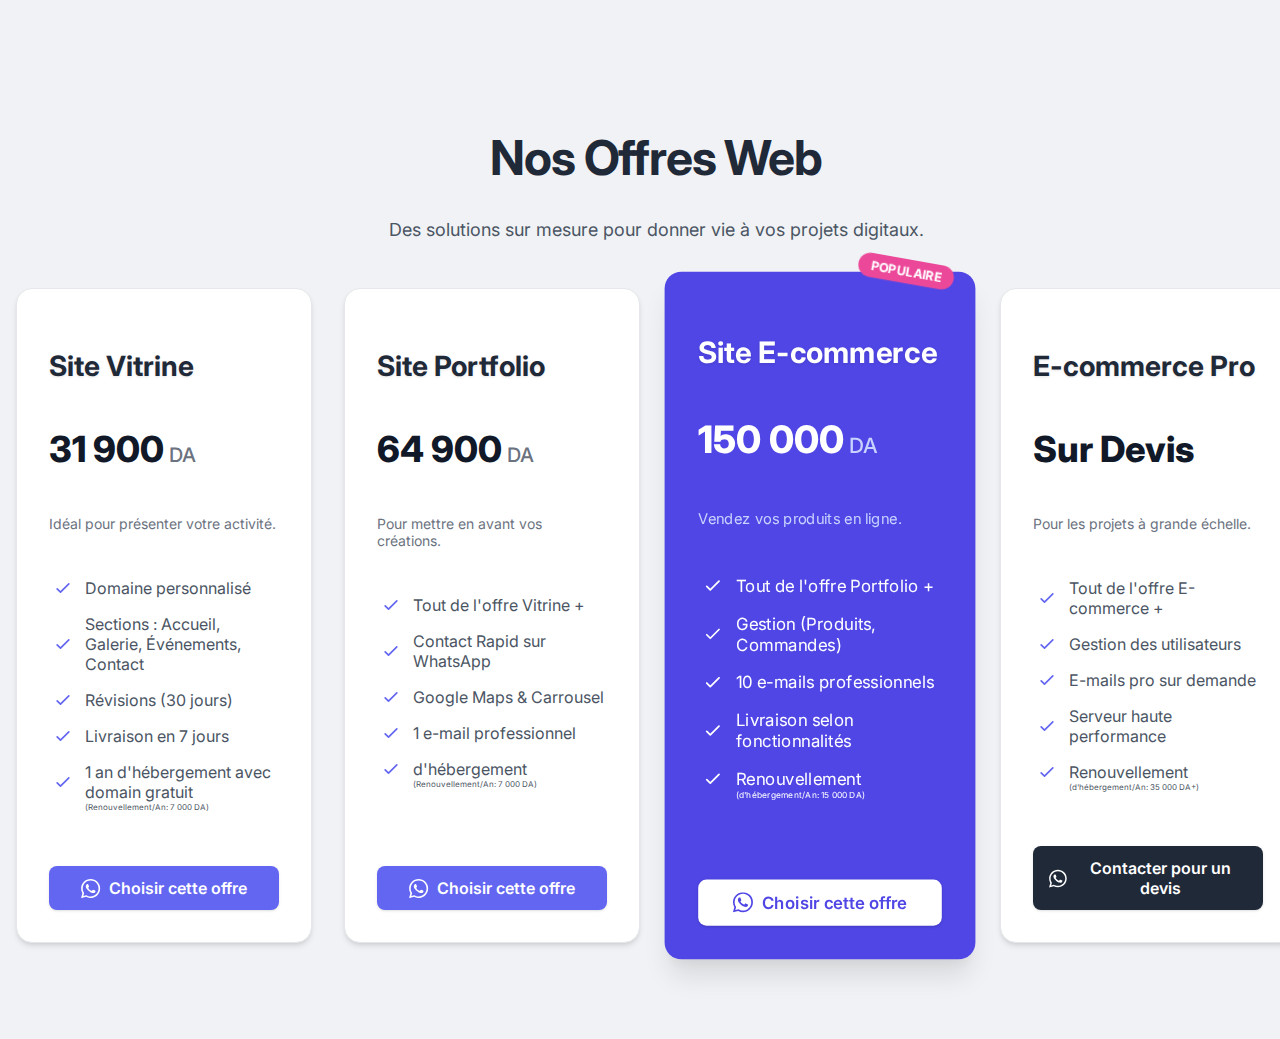
<file: Offre/siteweb.html>
<!DOCTYPE html>
<html lang="fr">
  <head>
    <meta charset="UTF-8" />
    <meta name="viewport" content="width=device-width, initial-scale=1.0" />
    <title>Nos Offres de Création de Site Web</title>
    <link rel="preconnect" href="https://fonts.googleapis.com" />
    <link rel="preconnect" href="https://fonts.gstatic.com" crossorigin />
    <link
      href="https://fonts.googleapis.com/css2?family=Inter:wght@400;500;600;700&display=swap"
      rel="stylesheet"
    />
    <style>
      :root {
        --indigo-500: #6366f1;
        --indigo-600: #4f46e5;
        --pink-500: #ec4899;
        --gray-100: #f3f4f6;
        --gray-200: #e5e7eb;
        --gray-500: #6b7280;
        --gray-600: #4b5563;
        --gray-800: #1f2937;
        --gray-900: #111827;
        --white: #ffffff;
      }

      /* Basic Reset & Body Styles */
      body {
        font-family: "Inter", sans-serif;
        background-color: #f0f2f5;
        margin: 0;
        color: var(--gray-600);
        -webkit-font-smoothing: antialiased;
        -moz-osx-font-smoothing: grayscale;
      }

      /* Container */
      .container {
        width: 100%;
        max-width: 1280px;
        margin-left: auto;
        margin-right: auto;
        padding: 4rem 1rem;
      }

      /* Header Section */
      .header {
        text-align: center;
        margin-bottom: 3rem;
      }

      .header h1 {
        font-size: 2.25rem;
        font-weight: 700;
        color: var(--gray-800);
        letter-spacing: -0.025em;
      }

      .header p {
        margin-top: 1rem;
        font-size: 1.125rem;
        color: var(--gray-600);
        max-width: 42rem;
        margin-left: auto;
        margin-right: auto;
      }

      /* Pricing Grid Layout */
      .pricing-grid {
        display: grid;
        grid-template-columns: repeat(1, minmax(0, 1fr));
        gap: 2rem;
        align-items: stretch; /* Changed from 'center' to make cards in a row equal height */
      }

      /* General Card Styles */
      .card {
        background-color: var(--white);
        border-radius: 1rem;
        box-shadow: 0 4px 6px -1px rgba(0, 0, 0, 0.1),
          0 2px 4px -2px rgba(0, 0, 0, 0.1);
        padding: 2rem;
        border: 1px solid var(--gray-200);
        height: 100%;
        display: flex;
        flex-direction: column;
        box-sizing: border-box; /* Ensures padding is included in height */
      }

      .card-title {
        font-size: 1.75rem; /* Increased font size */
        font-weight: 700;
        color: var(--gray-800);
        text-shadow: 0px 1px 3px rgba(0, 0, 0, 0.1); /* Added text shadow */
      }

      .card-price {
        margin-top: 1rem;
        font-size: 2.25rem;
        font-weight: 800;
        color: var(--gray-900);
      }

      .card-price .currency {
        font-size: 1.25rem;
        font-weight: 500;
        color: var(--gray-500);
      }

      .card-subtitle {
        margin-top: 0.5rem;
        font-size: 0.875rem;
        color: var(--gray-500);
      }

      .card-features {
        margin-top: 2rem;
        padding: 0;
        list-style: none;
        flex-grow: 1;
      }

      .card-features li {
        display: flex;
        align-items: center;
        margin-bottom: 1rem; /* Replaces space-y-4 */
      }

      .card-features li svg {
        width: 1.25rem;
        height: 1.25rem;
        color: var(--indigo-500);
        margin-right: 0.75rem;
        flex-shrink: 0;
      }

      .card-features   {
        margin-left: 0.25rem;
        /* font-size: 0.5rem;*/
      }
 .feature-note {
         position: absolute;
    margin-left: 2rem;
    font-size: 0.5rem;
    margin-top: -1rem;
      }

         
      /* Button Styles */
      .button {
        display: flex;
        justify-content: center;
        align-items: center;
        text-align: center;
        font-weight: 600;
        padding: 0.75rem 1rem;
        border-radius: 0.5rem;
        box-shadow: 0 1px 3px 0 rgba(0, 0, 0, 0.1),
          0 1px 2px -1px rgba(0, 0, 0, 0.1);
        transition: background-color 0.3s ease;
        text-decoration: none;
        margin-top: 2rem;
      }

      .button svg {
        width: 1.2em;
        height: 1.2em;
        margin-right: 0.5rem;
      }

      .button-primary {
        background-color: var(--indigo-500);
        color: var(--white);
      }
      .button-primary:hover {
        background-color: var(--indigo-600);
      }

      .button-highlight {
        background-color: var(--white);
        color: var(--indigo-600);
      }
      .button-highlight:hover {
        background-color: var(--gray-100);
      }

      .button-dark {
        background-color: var(--gray-800);
        color: var(--white);
      }
      .button-dark:hover {
        background-color: var(--gray-900);
      }

      /* Highlighted Card Specifics */
      .card-highlight {
        position: relative;
        background-color: var(--indigo-600);
        color: var(--white);
        border: none;
        transform: scale(1.05);
        box-shadow: 0 20px 25px -5px rgba(0, 0, 0, 0.1),
          0 10px 10px -5px rgba(0, 0, 0, 0.04);
        z-index: 10;
      }

      .card-highlight .card-title,
      .card-highlight .card-price,
      .card-highlight .card-features {
        color: var(--white);
      }
      .card-highlight .card-price .currency,
      .card-highlight .card-subtitle {
        color: #c7d2fe; /* indigo-200 */
      }
      .card-highlight .card-features svg {
        color: var(--white);
      }

      .popular-badge {
        position: absolute;
        top: -12px;
        right: 20px;
        transform: rotate(10deg);
        background-color: var(--pink-500);
        color: var(--white);
        font-size: 0.75rem;
        font-weight: 700;
        padding: 0.25rem 0.75rem;
        border-radius: 9999px;
      }

      /* Responsive Breakpoints for smaller screens */
      @media (max-width: 767px) {
        .container {
          padding: 2.5rem 1rem;
        }
        .header h1 {
          font-size: 2rem;
        }
        .header p {
          font-size: 1rem;
        }
        .card {
          padding: 1.5rem;
        }
        .card-title {
          font-size: 1.5rem; /* Adjusted font size for mobile */
        }
        .card-price {
          font-size: 2rem;
        }
      }

      /* Responsive Breakpoints */
      @media (min-width: 768px) {
        /* md */
        .pricing-grid {
          grid-template-columns: repeat(2, minmax(0, 1fr));
        }
        .header h1 {
          font-size: 3rem;
        }
      }

      @media (min-width: 1024px) {
        /* lg */
        .pricing-grid {
          grid-template-columns: repeat(4, minmax(0, 1fr));
        }
        .container {
          padding-top: 6rem;
          padding-bottom: 6rem;
        }
      }

      /* Disable highlight scaling on smaller screens */
      @media (max-width: 1023px) {
        .card-highlight {
          transform: scale(1);
        }
      }
    </style>
  </head>
  <body>
    <div class="container">
      <div class="header">
        <h1>Nos Offres Web</h1>
        <p>Des solutions sur mesure pour donner vie à vos projets digitaux.</p>
      </div>

      <div class="pricing-grid">
        <!-- Offer 1: Site Vitrine -->
        <div class="card">
          <h3 class="card-title">Site Vitrine</h3>
          <p class="card-price">31 900<span class="currency"> DA</span></p>
          <p class="card-subtitle">Idéal pour présenter votre activité.</p>
          <ul class="card-features">
            <li>
              <svg
                fill="none"
                stroke="currentColor"
                viewBox="0 0 24 24"
                xmlns="http://www.w3.org/2000/svg"
              >
                <path
                  stroke-linecap="round"
                  stroke-linejoin="round"
                  stroke-width="2"
                  d="M5 13l4 4L19 7"
                ></path></svg
              >Domaine personnalisé
            </li>
            <li>
              <svg
                fill="none"
                stroke="currentColor"
                viewBox="0 0 24 24"
                xmlns="http://www.w3.org/2000/svg"
              >
                <path
                  stroke-linecap="round"
                  stroke-linejoin="round"
                  stroke-width="2"
                  d="M5 13l4 4L19 7"
                ></path></svg
              >Sections : Accueil, Galerie, Événements, Contact
            </li>
            <li>
              <svg
                fill="none"
                stroke="currentColor"
                viewBox="0 0 24 24"
                xmlns="http://www.w3.org/2000/svg"
              >
                <path
                  stroke-linecap="round"
                  stroke-linejoin="round"
                  stroke-width="2"
                  d="M5 13l4 4L19 7"
                ></path></svg
              >Révisions (30 jours)
            </li>
            <li>
              <svg
                fill="none"
                stroke="currentColor"
                viewBox="0 0 24 24"
                xmlns="http://www.w3.org/2000/svg"
              >
                <path
                  stroke-linecap="round"
                  stroke-linejoin="round"
                  stroke-width="2"
                  d="M5 13l4 4L19 7"
                ></path></svg
              >Livraison en 7 jours
            </li>
            <li>
              <svg
                fill="none"
                stroke="currentColor"
                viewBox="0 0 24 24"
                xmlns="http://www.w3.org/2000/svg"
              >
                <path
                  stroke-linecap="round"
                  stroke-linejoin="round"
                  stroke-width="2"
                  d="M5 13l4 4L19 7"
                ></path></svg
              >1 an d'hébergement avec domain gratuit
            </li>
            <span class="feature-note">(Renouvellement/An: 7 000 DA)</span>
          </ul>
          <a
            href="https://api.whatsapp.com/send?phone=+213696477241&text=Bonjour,%20je%20suis%20intéressé(e)%20par%20l'offre%20Site%20Vitrine."
            class="button button-primary"
            target="_blank"
            ><svg xmlns="http://www.w3.org/2000/svg" viewBox="0 0 24 24" fill="currentColor"><path d="M.057 24l1.687-6.163c-1.041-1.804-1.588-3.849-1.587-5.946.003-6.556 5.338-11.891 11.893-11.891 3.181.001 6.167 1.24 8.413 3.488 2.245 2.248 3.481 5.236 3.48 8.414-.003 6.557-5.338 11.892-11.894 11.892-1.99-.001-3.951-.5-5.688-1.448l-6.305 1.654zm6.597-3.807c1.676.995 3.276 1.591 5.392 1.592 5.448 0 9.886-4.434 9.889-9.885.002-5.462-4.415-9.89-9.881-9.892-5.452 0-9.887 4.434-9.889 9.884-.001 2.225.651 3.891 1.746 5.634l-.999 3.648 3.742-.981zm11.387-5.464c-.074-.124-.272-.198-.57-.347-.297-.149-1.758-.868-2.031-.967-.272-.099-.47-.149-.669.149-.198.297-.768.967-.941 1.165-.173.198-.347.223-.644.074-.297-.149-1.255-.462-2.39-1.475-.883-.788-1.48-1.761-1.653-2.059-.173-.297-.018-.458.13-.606.134-.133.297-.347.446-.521.151-.172.2-.296.3-.495.099-.198.05-.371-.025-.521-.075-.148-.669-1.611-.916-2.206-.242-.579-.487-.5-.669-.51-.173-.008-.371-.01-.57-.01s-.521.074-.792.372c-.272.297-1.04 1.016-1.04 2.479 0 1.462 1.065 2.875 1.213 3.074.149.198 2.096 3.2 5.077 4.487.709.306 1.262.489 1.694.626.712.227 1.36.195 1.871.118.571-.085 1.758-.719 2.006-1.413.248-.695.248-1.29.173-1.414z"/></svg>Choisir cette offre</a
          >
        </div>

        <!-- Offer 2: Site Portfolio -->
        <div class="card">
          <h3 class="card-title">Site Portfolio</h3>
          <p class="card-price">64 900<span class="currency"> DA</span></p>
          <p class="card-subtitle">Pour mettre en avant vos créations.</p>
          <ul class="card-features">
            <li>
              <svg
                fill="none"
                stroke="currentColor"
                viewBox="0 0 24 24"
                xmlns="http://www.w3.org/2000/svg"
              >
                <path
                  stroke-linecap="round"
                  stroke-linejoin="round"
                  stroke-width="2"
                  d="M5 13l4 4L19 7"
                ></path></svg
              >Tout de l'offre Vitrine +
            </li>
            <li>
              <svg
                fill="none"
                stroke="currentColor"
                viewBox="0 0 24 24"
                xmlns="http://www.w3.org/2000/svg"
              >
                <path
                  stroke-linecap="round"
                  stroke-linejoin="round"
                  stroke-width="2"
                  d="M5 13l4 4L19 7"
                ></path></svg
              > Contact Rapid sur WhatsApp
            </li>
            <li>
              <svg
                fill="none"
                stroke="currentColor"
                viewBox="0 0 24 24"
                xmlns="http://www.w3.org/2000/svg"
              >
                <path
                  stroke-linecap="round"
                  stroke-linejoin="round"
                  stroke-width="2"
                  d="M5 13l4 4L19 7"
                ></path></svg
              >Google Maps & Carrousel
            </li>
            <li>
              <svg
                fill="none"
                stroke="currentColor"
                viewBox="0 0 24 24"
                xmlns="http://www.w3.org/2000/svg"
              >
                <path
                  stroke-linecap="round"
                  stroke-linejoin="round"
                  stroke-width="2"
                  d="M5 13l4 4L19 7"
                ></path></svg
              >1 e-mail professionnel
            </li>
            <li>
              <svg
                fill="none"
                stroke="currentColor"
                viewBox="0 0 24 24"
                xmlns="http://www.w3.org/2000/svg"
              >
                <path
                  stroke-linecap="round"
                  stroke-linejoin="round"
                  stroke-width="2"
                  d="M5 13l4 4L19 7"
                ></path></svg
              >d'hébergement
            </li>
            <span class="feature-note">(Renouvellement/An: 7 000 DA)</span>
          </ul>
          <a
            href="https://api.whatsapp.com/send?phone=+213696477241&text=Bonjour,%20je%20suis%20intéressé(e)%20par%20l'offre%20Site%20Portfolio."
            class="button button-primary"
            target="_blank"
            ><svg xmlns="http://www.w3.org/2000/svg" viewBox="0 0 24 24" fill="currentColor"><path d="M.057 24l1.687-6.163c-1.041-1.804-1.588-3.849-1.587-5.946.003-6.556 5.338-11.891 11.893-11.891 3.181.001 6.167 1.24 8.413 3.488 2.245 2.248 3.481 5.236 3.48 8.414-.003 6.557-5.338 11.892-11.894 11.892-1.99-.001-3.951-.5-5.688-1.448l-6.305 1.654zm6.597-3.807c1.676.995 3.276 1.591 5.392 1.592 5.448 0 9.886-4.434 9.889-9.885.002-5.462-4.415-9.89-9.881-9.892-5.452 0-9.887 4.434-9.889 9.884-.001 2.225.651 3.891 1.746 5.634l-.999 3.648 3.742-.981zm11.387-5.464c-.074-.124-.272-.198-.57-.347-.297-.149-1.758-.868-2.031-.967-.272-.099-.47-.149-.669.149-.198.297-.768.967-.941 1.165-.173.198-.347.223-.644.074-.297-.149-1.255-.462-2.39-1.475-.883-.788-1.48-1.761-1.653-2.059-.173-.297-.018-.458.13-.606.134-.133.297-.347.446-.521.151-.172.2-.296.3-.495.099-.198.05-.371-.025-.521-.075-.148-.669-1.611-.916-2.206-.242-.579-.487-.5-.669-.51-.173-.008-.371-.01-.57-.01s-.521.074-.792.372c-.272.297-1.04 1.016-1.04 2.479 0 1.462 1.065 2.875 1.213 3.074.149.198 2.096 3.2 5.077 4.487.709.306 1.262.489 1.694.626.712.227 1.36.195 1.871.118.571-.085 1.758-.719 2.006-1.413.248-.695.248-1.29.173-1.414z"/></svg>Choisir cette offre</a
          >
        </div>

        <!-- Offer 3: Site E-commerce (Highlighted) -->
        <div class="card card-highlight">
          <span class="popular-badge">POPULAIRE</span>
          <h3 class="card-title">Site E-commerce</h3>
          <p class="card-price">150 000<span class="currency"> DA</span></p>
          <p class="card-subtitle">Vendez vos produits en ligne.</p>
          <ul class="card-features">
            <li>
              <svg
                fill="none"
                stroke="currentColor"
                viewBox="0 0 24 24"
                xmlns="http://www.w3.org/2000/svg"
              >
                <path
                  stroke-linecap="round"
                  stroke-linejoin="round"
                  stroke-width="2"
                  d="M5 13l4 4L19 7"
                ></path></svg
              >Tout de l'offre Portfolio +
            </li>
            <li>
              <svg
                fill="none"
                stroke="currentColor"
                viewBox="0 0 24 24"
                xmlns="http://www.w3.org/2000/svg"
              >
                <path
                  stroke-linecap="round"
                  stroke-linejoin="round"
                  stroke-width="2"
                  d="M5 13l4 4L19 7"
                ></path></svg
              >Gestion (Produits, Commandes)
            </li>
            <li>
              <svg
                fill="none"
                stroke="currentColor"
                viewBox="0 0 24 24"
                xmlns="http://www.w3.org/2000/svg"
              >
                <path
                  stroke-linecap="round"
                  stroke-linejoin="round"
                  stroke-width="2"
                  d="M5 13l4 4L19 7"
                ></path></svg
              >10 e-mails professionnels
            </li>
            <li>
              <svg
                fill="none"
                stroke="currentColor"
                viewBox="0 0 24 24"
                xmlns="http://www.w3.org/2000/svg"
              >
                <path
                  stroke-linecap="round"
                  stroke-linejoin="round"
                  stroke-width="2"
                  d="M5 13l4 4L19 7"
                ></path></svg
              >Livraison selon fonctionnalités
            </li>
            <li>
              <svg
                fill="none"
                stroke="currentColor"
                viewBox="0 0 24 24"
                xmlns="http://www.w3.org/2000/svg"
              >
                <path
                  stroke-linecap="round"
                  stroke-linejoin="round"
                  stroke-width="2"
                  d="M5 13l4 4L19 7"
                ></path></svg
              >Renouvellement
            </li>
            <span class="feature-note">(d'hébergement/An: 15 000 DA)</span>
          </ul>
          <a
            href="https://api.whatsapp.com/send?phone=+213696477241&text=Bonjour,%20je%20suis%20intéressé(e)%20par%20l'offre%20Site%20E-commerce."
            class="button button-highlight"
            target="_blank"
            ><svg xmlns="http://www.w3.org/2000/svg" viewBox="0 0 24 24" fill="currentColor"><path d="M.057 24l1.687-6.163c-1.041-1.804-1.588-3.849-1.587-5.946.003-6.556 5.338-11.891 11.893-11.891 3.181.001 6.167 1.24 8.413 3.488 2.245 2.248 3.481 5.236 3.48 8.414-.003 6.557-5.338 11.892-11.894 11.892-1.99-.001-3.951-.5-5.688-1.448l-6.305 1.654zm6.597-3.807c1.676.995 3.276 1.591 5.392 1.592 5.448 0 9.886-4.434 9.889-9.885.002-5.462-4.415-9.89-9.881-9.892-5.452 0-9.887 4.434-9.889 9.884-.001 2.225.651 3.891 1.746 5.634l-.999 3.648 3.742-.981zm11.387-5.464c-.074-.124-.272-.198-.57-.347-.297-.149-1.758-.868-2.031-.967-.272-.099-.47-.149-.669.149-.198.297-.768.967-.941 1.165-.173.198-.347.223-.644.074-.297-.149-1.255-.462-2.39-1.475-.883-.788-1.48-1.761-1.653-2.059-.173-.297-.018-.458.13-.606.134-.133.297-.347.446-.521.151-.172.2-.296.3-.495.099-.198.05-.371-.025-.521-.075-.148-.669-1.611-.916-2.206-.242-.579-.487-.5-.669-.51-.173-.008-.371-.01-.57-.01s-.521.074-.792.372c-.272.297-1.04 1.016-1.04 2.479 0 1.462 1.065 2.875 1.213 3.074.149.198 2.096 3.2 5.077 4.487.709.306 1.262.489 1.694.626.712.227 1.36.195 1.871.118.571-.085 1.758-.719 2.006-1.413.248-.695.248-1.29.173-1.414z"/></svg>Choisir cette offre</a
          >
        </div>

        <!-- Offer 4: Site E-commerce Pro -->
        <div class="card">
          <h3 class="card-title">E-commerce Pro</h3>
          <p class="card-price">Sur Devis</p>
          <p class="card-subtitle">Pour les projets à grande échelle.</p>
          <ul class="card-features">
            <li>
              <svg
                fill="none"
                stroke="currentColor"
                viewBox="0 0 24 24"
                xmlns="http://www.w3.org/2000/svg"
              >
                <path
                  stroke-linecap="round"
                  stroke-linejoin="round"
                  stroke-width="2"
                  d="M5 13l4 4L19 7"
                ></path></svg
              >Tout de l'offre E-commerce +
            </li>
            <li>
              <svg
                fill="none"
                stroke="currentColor"
                viewBox="0 0 24 24"
                xmlns="http://www.w3.org/2000/svg"
              >
                <path
                  stroke-linecap="round"
                  stroke-linejoin="round"
                  stroke-width="2"
                  d="M5 13l4 4L19 7"
                ></path></svg
              >Gestion des utilisateurs
            </li>
            <li>
              <svg
                fill="none"
                stroke="currentColor"
                viewBox="0 0 24 24"
                xmlns="http://www.w3.org/2000/svg"
              >
                <path
                  stroke-linecap="round"
                  stroke-linejoin="round"
                  stroke-width="2"
                  d="M5 13l4 4L19 7"
                ></path></svg
              >E-mails pro sur demande
            </li>
            <li>
              <svg
                fill="none"
                stroke="currentColor"
                viewBox="0 0 24 24"
                xmlns="http://www.w3.org/2000/svg"
              >
                <path
                  stroke-linecap="round"
                  stroke-linejoin="round"
                  stroke-width="2"
                  d="M5 13l4 4L19 7"
                ></path></svg
              >Serveur haute performance
            </li>
            <li>
              <svg
                fill="none"
                stroke="currentColor"
                viewBox="0 0 24 24"
                xmlns="http://www.w3.org/2000/svg"
              >
                <path
                  stroke-linecap="round"
                  stroke-linejoin="round"
                  stroke-width="2"
                  d="M5 13l4 4L19 7"
                ></path></svg
              >Renouvellement
            </li>
            <span class="feature-note">(d'hébergement/An: 35 000 DA+)</span>
          </ul>
          <a
            href="https://api.whatsapp.com/send?phone=+213696477241&text=Bonjour,%20je%20suis%20intéressé(e)%20par%20l'offre%20E-commerce%20Pro%20et%20j'aimerais%20obtenir%20un%20devis."
            class="button button-dark"
            target="_blank"
            ><svg xmlns="http://www.w3.org/2000/svg" viewBox="0 0 24 24" fill="currentColor"><path d="M.057 24l1.687-6.163c-1.041-1.804-1.588-3.849-1.587-5.946.003-6.556 5.338-11.891 11.893-11.891 3.181.001 6.167 1.24 8.413 3.488 2.245 2.248 3.481 5.236 3.48 8.414-.003 6.557-5.338 11.892-11.894 11.892-1.99-.001-3.951-.5-5.688-1.448l-6.305 1.654zm6.597-3.807c1.676.995 3.276 1.591 5.392 1.592 5.448 0 9.886-4.434 9.889-9.885.002-5.462-4.415-9.89-9.881-9.892-5.452 0-9.887 4.434-9.889 9.884-.001 2.225.651 3.891 1.746 5.634l-.999 3.648 3.742-.981zm11.387-5.464c-.074-.124-.272-.198-.57-.347-.297-.149-1.758-.868-2.031-.967-.272-.099-.47-.149-.669.149-.198.297-.768.967-.941 1.165-.173.198-.347.223-.644.074-.297-.149-1.255-.462-2.39-1.475-.883-.788-1.48-1.761-1.653-2.059-.173-.297-.018-.458.13-.606.134-.133.297-.347.446-.521.151-.172.2-.296.3-.495.099-.198.05-.371-.025-.521-.075-.148-.669-1.611-.916-2.206-.242-.579-.487-.5-.669-.51-.173-.008-.371-.01-.57-.01s-.521.074-.792.372c-.272.297-1.04 1.016-1.04 2.479 0 1.462 1.065 2.875 1.213 3.074.149.198 2.096 3.2 5.077 4.487.709.306 1.262.489 1.694.626.712.227 1.36.195 1.871.118.571-.085 1.758-.719 2.006-1.413.248-.695.248-1.29.173-1.414z"/></svg>Contacter pour un devis</a
          >
        </div>
      </div>
    </div>
  </body>
</html>
</file>
